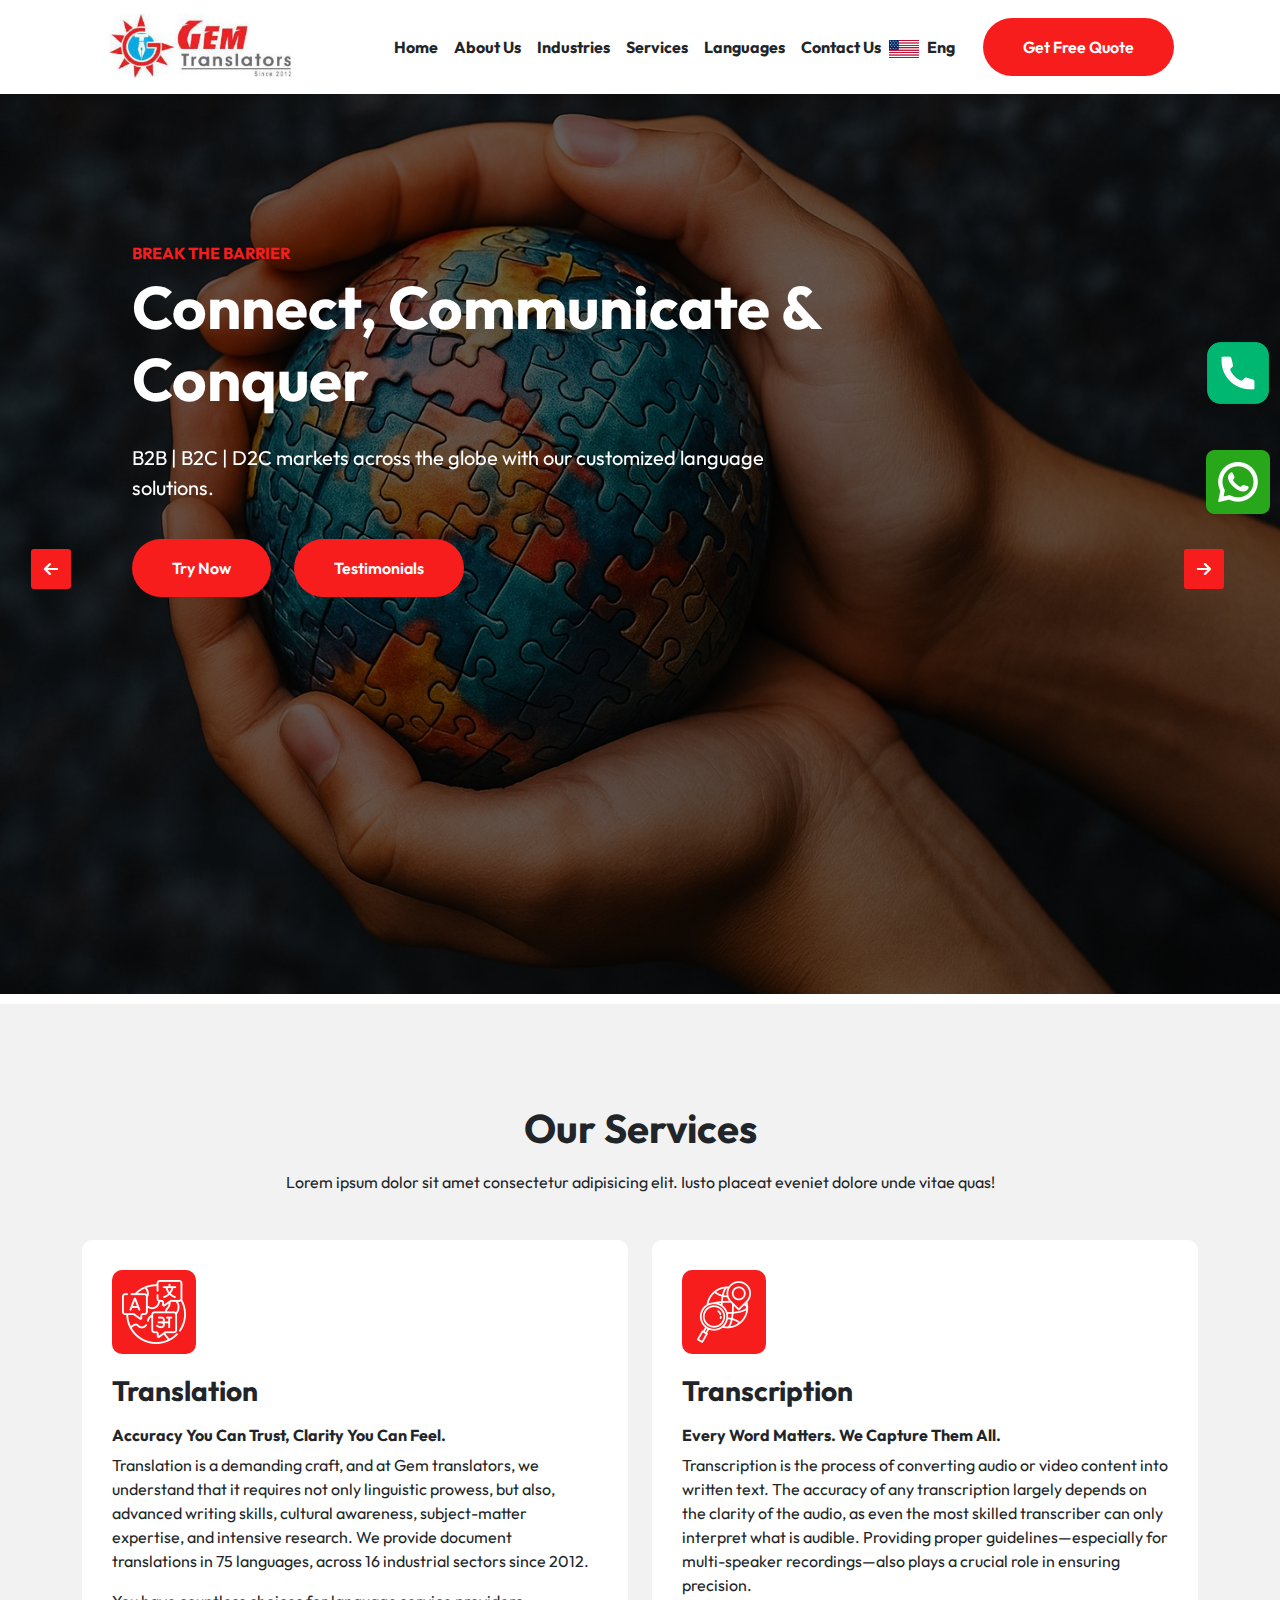
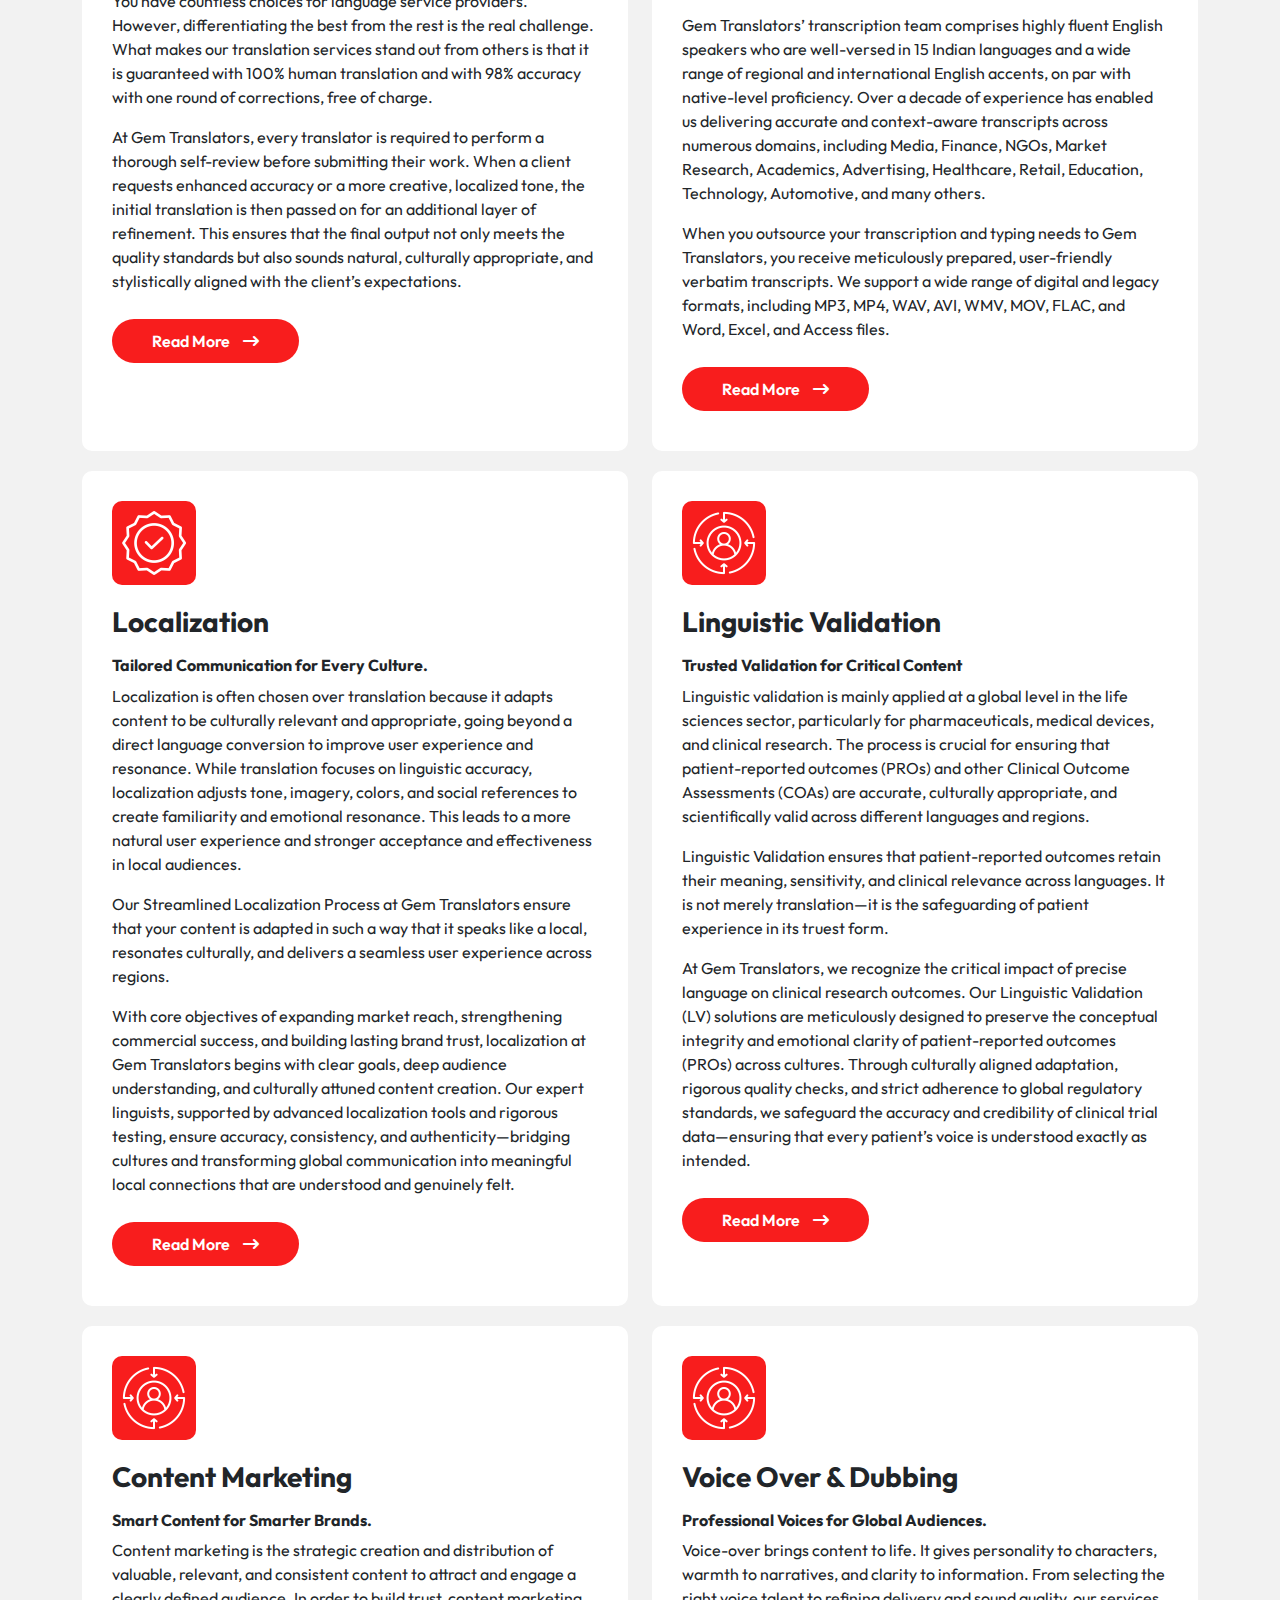
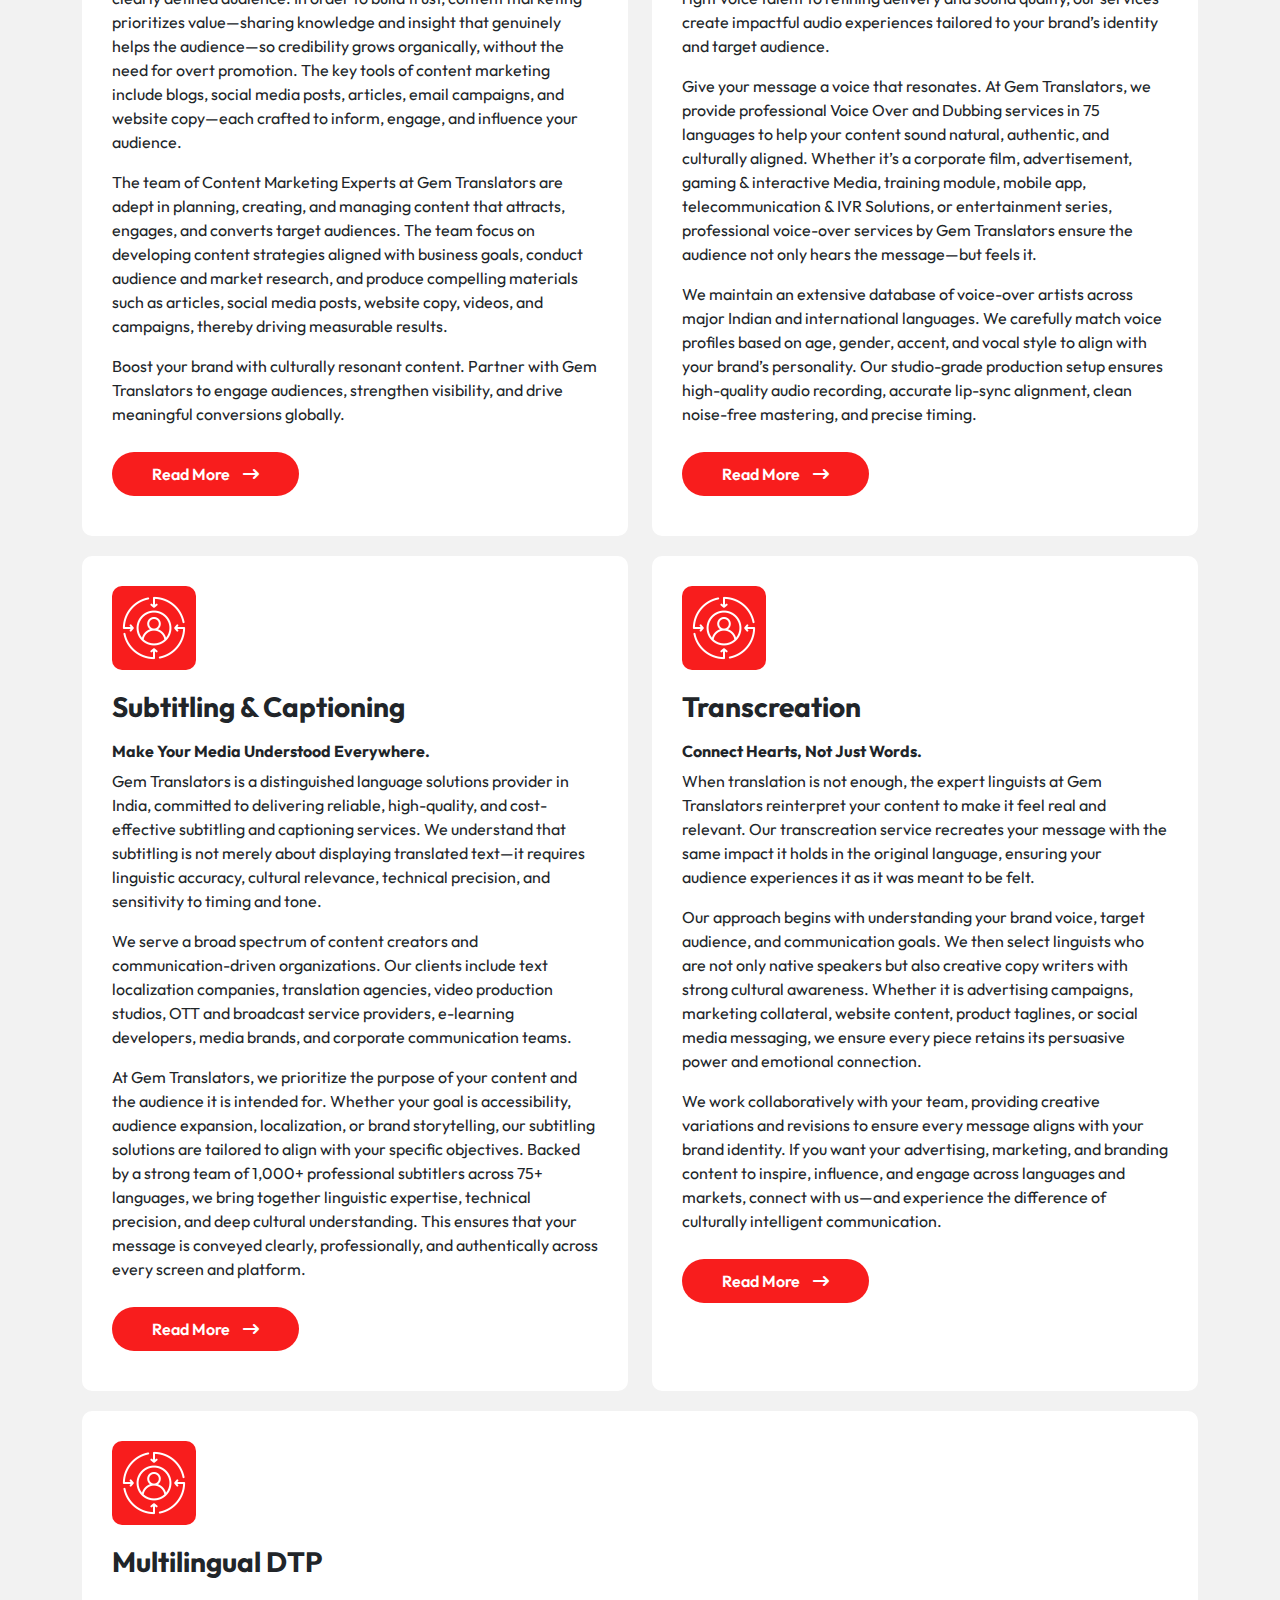
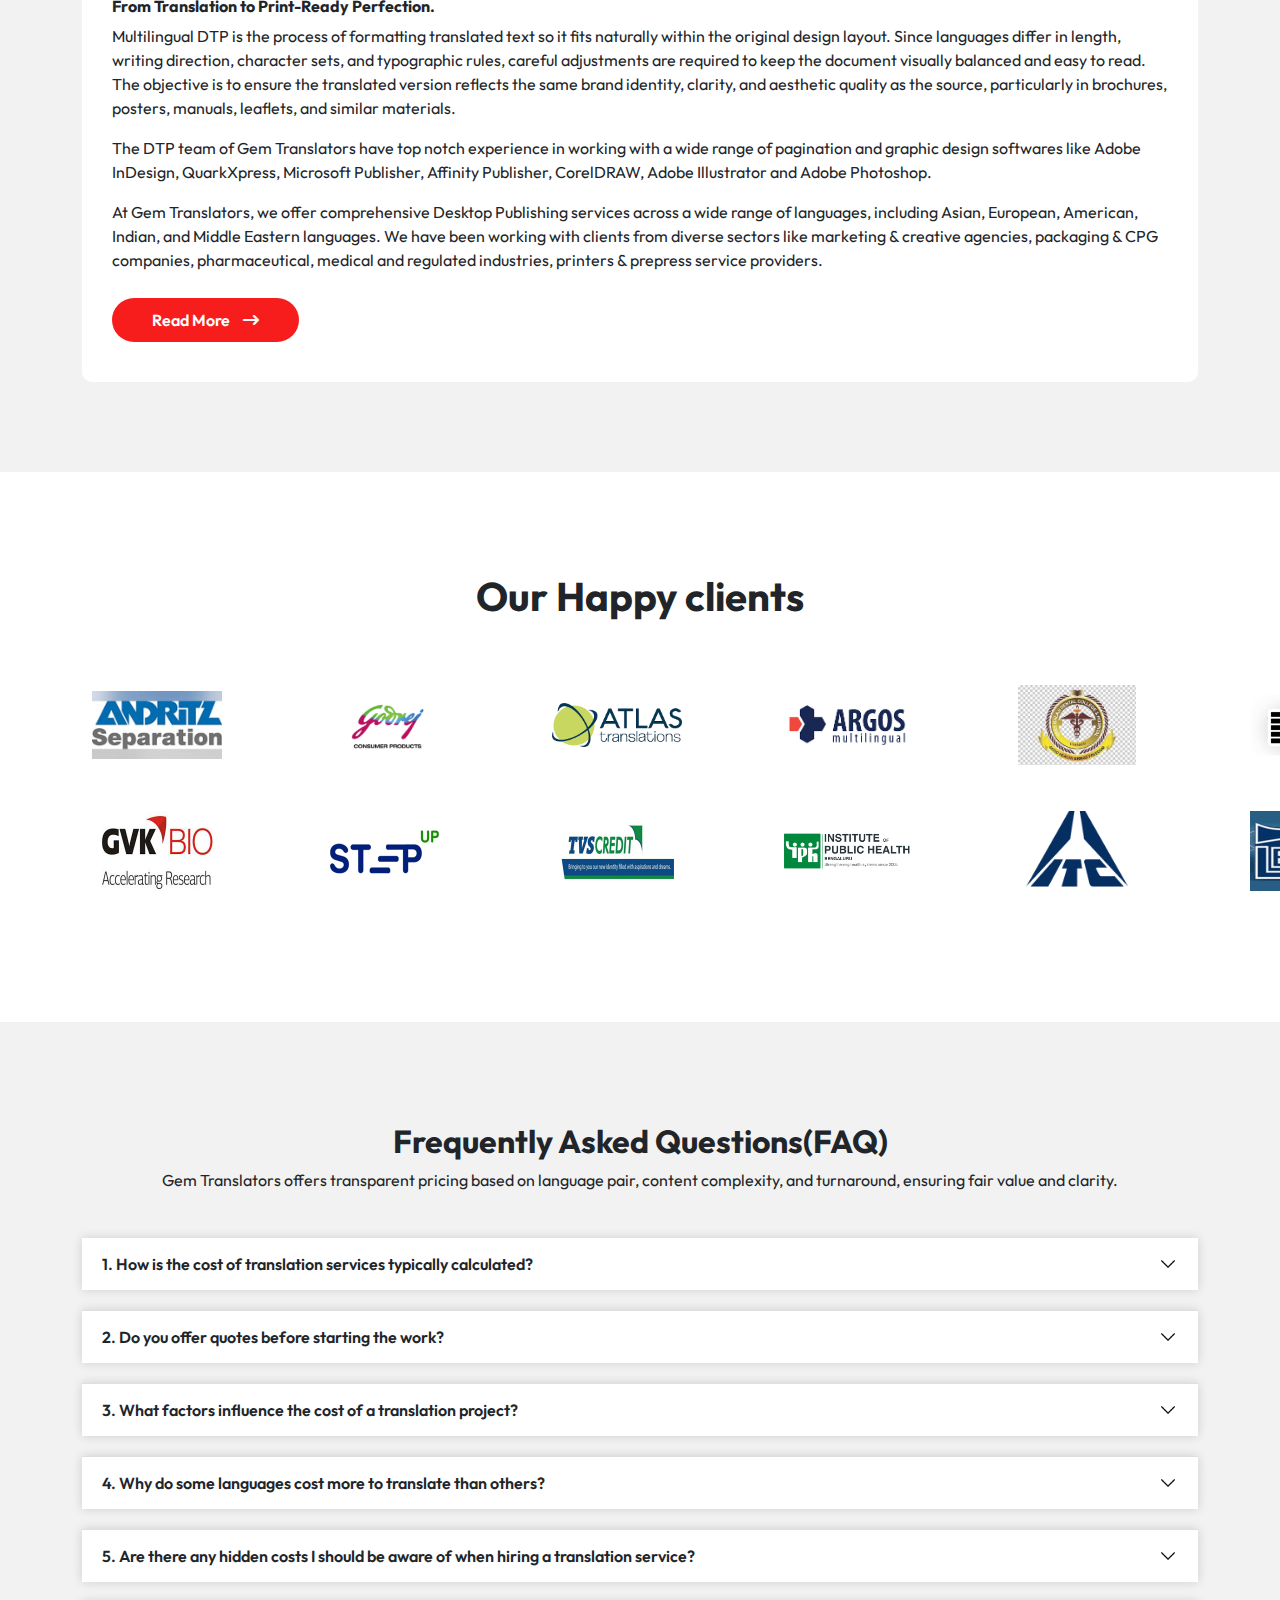
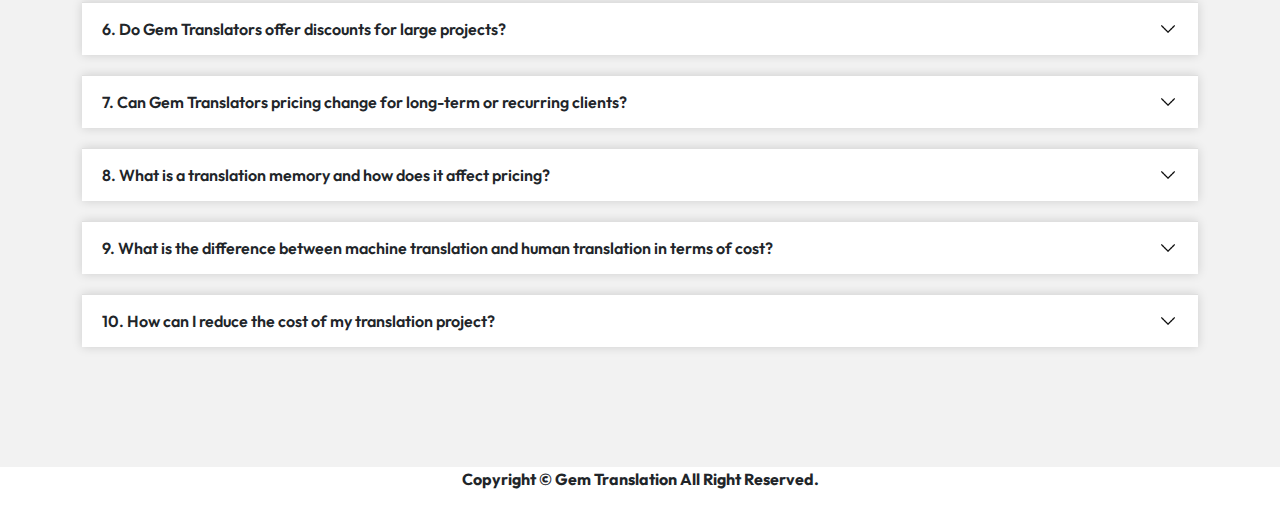
<file: index.html>
<!DOCTYPE html>
<html lang="en">
<head>
    <meta charset="UTF-8">
    <meta name="viewport" content="width=device-width, initial-scale=1.0">
    <title>Gem Translation Service</title>
    <!-- Bootstrap css -->
    <link rel="stylesheet" href="assets/css/bootstrap.min.css">
    <!-- css -->
    <link rel="stylesheet" href="assets/css/style.css">
    <!-- owl Carousel  -->
    <link rel="stylesheet" href="assets/css/owl.theme.default.min.css">
    <link rel="stylesheet" href="assets/css/owl.carousel.min.css">
    <!-- font awesome cdn link -->
    <link rel="stylesheet" href="https://cdnjs.cloudflare.com/ajax/libs/font-awesome/6.6.0/css/all.min.css" />
    <!-- aos animation css -->
    <link href="https://unpkg.com/aos@2.3.1/dist/aos.css" rel="stylesheet">
    <!-- faq -->
     <link rel="stylesheet" href="assets/css/jQuery/styles.css">
</head>
<body>
    <!-- header section start -->
     <header class="header sticky">
        <!-- <div class="top-header tope-header-copy">
            <div class="container">
                <div class="row align-items-center">
                    <div class="col-lg-5 col-md-2">
                        <div class="top-icon-main">
                            <div class="icon-text">
                                <span><i class="fa-solid fa-phone"></i> +91 8695522244</span>
                                <span><i class="fa-solid fa-phone"></i> +91 9884112520</span>
                            </div>
                        </div>
                    </div>
                    <div class="col-lg-3 col-md-6">
                         <div class="top-icon-main">
                            <div class="icon-text">
                                <p><i class="fa-solid fa-envelope"></i> shotfitexporl@gmail.com</p>
                            </div>
                        </div>
                    </div>
                    <div class="col-md-4">
                        <div class="top-hed-social dark-orange">
                            <ul>
                                <li><i class="fa-brands fa-facebook"></i></li>
                                <li><i class="fa-brands fa-instagram"></i></li>
                                <li><i class="fa-brands fa-youtube"></i></li>
                                <li><i class="fa-brands fa-linkedin"></i></li>
                            </ul>
                        </div>
                    </div>
                </div>
            </div>
        </div> -->
        <div class="container">
            <div class="row">
                <nav class="navbar navbar-expand-lg d-flex">
                    <div class="container-fluid">
                        <a class="navbar-brand" href="#"><img src="assets/img/logo/logo.jpg" alt="logo"class="logo"></a>
                        <button class="navbar-toggler" type="button" data-bs-toggle="collapse" data-bs-target="#navbarNav" aria-controls="navbarNav" aria-expanded="false" aria-label="Toggle navigation">
                        <span class="toggle-icon"><i class="fa-solid fa-bars navbar-toggler-icon"></i></span>
                        </button>
                         <div class="collapse navbar-collapse" id="navbarNav">
                            <ul class="navbar-nav ms-auto">
                                <li class="nav-item">
                                   <a class="nav-link active"  href="index.html">Home</a>
                                </li>
                                <li class="nav-item">
                                   <a class="nav-link" href="about-us.html">About Us</a>
                                </li>
                                <li class="nav-item">
                                   <a class="nav-link" href="#">Industries</a>
                                </li>
                                <li class="nav-item">
                                   <a class="nav-link" href="#">Services</a>
                                </li>
                                <li class="nav-item">
                                   <a class="nav-link" href="#">Languages</a>
                                </li>
                                <li class="nav-item">
                                   <a class="nav-link" href="contact-us.html">Contact Us</a>
                                </li>
                                <li class="nav-item">
                                    <div class="flag-main">
                                        <div class="flag-img"><img src="assets/img/icon/usa.webp" alt=""></div>
                                        <div class="flag-content"><a class="nav-link" href="#">Eng</a></div>
                                    </div>
                                   
                                </li>
                            </ul>
                            <div class="banner-btn">
                                <button>Get Free Quote</button>
                            </div>
                        </div> 
                        
                    </div>
                </nav>
            </div>
        </div>
     </header>
    <!-- header section End -->
   <!-- banner section start -->
     <section class="banner-bg">
        <div class="owl-theme owl-carousel"id="owl-carousel">
            <!-- slider one start-->
            <div class="banner-main-bg overlay">
                <div class="container">
                    <div class="row g-0">
                        <div class="col-md-8 pt-100 pt-mb pb-100">
                            <div class="banner-content">
                                <h6>Break the barrier</h6>
                                <h1 data-aos="fade-up"data-aos-duration="2000">Connect, Communicate & Conquer </h1>
                                <p data-aos="fade-up"data-aos-duration="3000">B2B | B2C | D2C markets across the globe with our customized  language solutions.</p>
                                <button data-aos="fade-up"data-aos-duration="2000">Try Now</button>
                                <button class="yellow" data-aos="fade-up"data-aos-duration="3000">Testimonials</button>
                            </div>
                        </div>
                    </div>
                </div>
            </div>
            <!-- slider one end -->
            <!-- slider two start-->
            <div class="banner-main-bg banner-two-bg overlay">
                <div class="container">
                    <div class="row g-0">
                        <div class="col-md-8 pt-100 pt-mb pb-100">
                            <div class="banner-content">
                                <h6>Accurate & valid</h6>
                                <h1 data-aos="fade-up"data-aos-duration="2000">Professional Certified Translation Services</h1>
                                <p data-aos="fade-up"data-aos-duration="3000">Acceptance guaranteed by the  banking, insurance & immigration authorities and for legal purposes.</p>
                                <button data-aos="fade-up"data-aos-duration="2000">Contact Us</button>
                                <button class="yellow" data-aos="fade-up"data-aos-duration="3000">Testimonials</button>
                            </div>
                        </div>
                    </div>
                </div>
            </div>
            <!-- slider two end -->
            <!-- slider three start-->
            <div class="banner-main-bg banner-three-bg overlay">
                <div class="container">
                    <div class="row g-0">
                        <div class="col-md-8 pt-100 pt-mb pb-100">
                            <div class="banner-content">
                                <h6>Value for money </h6>
                                <h1 data-aos="fade-up"data-aos-duration="2000">Reliable Translation at Reasonable Rates</h1>
                                <p data-aos="fade-up"data-aos-duration="3000">Get dependable, and accurate translations done by human translators in 75 languages. </p>
                                <button data-aos="fade-up"data-aos-duration="2000">Get Quote</button>
                                <button class="yellow" data-aos="fade-up"data-aos-duration="3000">Testimonials</button>
                            </div>
                        </div>
                    </div>
                </div>
            </div>
            <!-- slider three end -->
            <!-- slider four start-->
            <div class="banner-main-bg banner-four-bg overlay">
                <div class="container">
                    <div class="row g-0">
                        <div class="col-md-8 pt-100 pt-mb pb-100">
                            <div class="banner-content">
                                <h6>The language experts</h6>
                                <h1 data-aos="fade-up"data-aos-duration="2000">Trusted by over  1000 Clients Worldwide</h1>
                                <p data-aos="fade-up"data-aos-duration="3000">Across Advertising & Marketing, Agriculture, BFSI., E-learning, Food & Beverages,  Life Sciences, legal, medical, manufacturing and other sectors.</p>
                                <button data-aos="fade-up"data-aos-duration="2000">Explore</button>
                                <button class="yellow" data-aos="fade-up"data-aos-duration="3000">Testimonials</button>
                            </div>
                        </div>
                    </div>
                </div>
            </div>
            <!-- slider four end -->
        </div>
     </section>
    <!-- banner section end -->
      <!-- service section start -->
     <section class="pt-100 pb-100 who-we-bg bg-gray">
        <div class="container">
            <div class="row">
                <div class="col-md-12">
                    <div class="who-we-hed text-center">
                        <h2>Our Services</h2>
                        <p>Lorem ipsum dolor sit amet consectetur adipisicing elit. Iusto placeat eveniet dolore unde vitae quas!</p>
                    </div>
                </div>
                <div class="col-md-6 ">
                    <div class="who-we-box-main">
                        <div class="box-main-flex">
                            <div class="who-we-box-icon">
                               <img src="assets/img/icon/about-icons/global-languages-experts.png"class="img-none" alt="">
                               <img src="assets/img/icon/about-icons/global-languages-experts-red.png" class="who-we-box-icon-one" alt="">
                            </div>
                            <div class="who-we-text-main">
                                <h3>Translation</h3>
                                <h6>Accuracy You Can Trust, Clarity You Can Feel.</h6>
                            </div>
                        </div>
                        <div class="who-we-box-text">
                            <p>Translation is a demanding craft, and at Gem translators, we understand that it requires not only linguistic prowess, but also, advanced writing skills, cultural awareness, subject-matter expertise, and intensive research. We provide document translations in 75 languages, across 16 industrial sectors since 2012.</p>
                            <p>You have countless choices for language service providers. However, differentiating the best from the rest is the real challenge. What makes our translation services stand out from others is that it is guaranteed with 100% human translation and with 98% accuracy with one round of corrections, free of charge. </p>
                            <p>At Gem Translators, every translator is required to perform a thorough self-review before submitting their work. When a client requests enhanced accuracy or a more creative, localized tone, the initial translation is then passed on for an additional layer of refinement. This ensures that the final output not only meets the quality standards but also sounds natural, culturally appropriate, and stylistically aligned with the client’s expectations.</p>
                            <button>Read More <i class="fa-solid fa-arrow-right-long"></i></button>
                        </div>
                    </div>
                </div>
                <div class="col-md-6 ">
                    <div class="who-we-box-main">
                        <div class="box-main-flex">
                            <div class="who-we-box-icon">
                               <img src="assets/img/icon/about-icons/strategic-localization-partner.png"class="img-none" alt="">
                               <img src="assets/img/icon/about-icons/strategic-localization-partner-red.png" class="who-we-box-icon-one" alt="">
                            </div>
                            <div class="who-we-text-main">
                                <h3>Transcription</h3>
                                <h6>Every Word Matters. We Capture Them All.</h6>
                            </div>
                        </div>
                        <div class="who-we-box-text">
                            <p>Transcription is the process of converting audio or video content into written text. The accuracy of any transcription largely depends on the clarity of the audio, as even the most skilled transcriber can only interpret what is audible. Providing proper guidelines—especially for multi-speaker recordings—also plays a crucial role in ensuring precision. </p>
                            <p>Gem Translators’ transcription team comprises highly fluent English speakers who are well-versed in 15 Indian languages and a wide range of regional and international English accents, on par with native-level proficiency. Over a decade of experience has enabled us delivering accurate and context-aware transcripts across numerous domains, including Media, Finance, NGOs, Market Research, Academics, Advertising, Healthcare, Retail, Education, Technology, Automotive, and many others.</p>
                            <p>When you outsource your transcription and typing needs to Gem Translators, you receive meticulously prepared, user-friendly verbatim transcripts. We support a wide range of digital and legacy formats, including MP3, MP4, WAV, AVI, WMV, MOV, FLAC, and Word, Excel, and Access files.</p>
                            <button>Read More <i class="fa-solid fa-arrow-right-long"></i></button>
                        </div>
                    </div>
                </div>
                <div class="col-md-6">
                    <div class="who-we-box-main">
                        <div class="box-main-flex">
                            <div class="who-we-box-icon">
                               <img src="assets/img/icon/about-icons/quality-white.png"class="img-none" alt="">
                               <img src="assets/img/icon/about-icons/quality-red.png" class="who-we-box-icon-one" alt="">
                            </div>
                            <div class="who-we-text-main">
                                <h3>Localization</h3>
                                <h6>Tailored Communication for Every Culture.</h6>
                            </div>
                        </div>
                        <div class="who-we-box-text">
                            <p>Localization is often chosen over translation because it adapts content to be culturally relevant and appropriate, going beyond a direct language conversion to improve user experience and resonance. While translation focuses on linguistic accuracy, localization adjusts tone, imagery, colors, and social references to create familiarity and emotional resonance. This leads to a more natural user experience and stronger acceptance and effectiveness in local audiences.</p>
                            <p>Our Streamlined Localization Process at Gem Translators ensure that your content is adapted in such a way that it speaks like a local, resonates culturally, and delivers a seamless user experience across regions.</p>
                            <p>With core objectives of expanding market reach, strengthening commercial success, and building lasting brand trust, localization at Gem Translators begins with clear goals, deep audience understanding, and culturally attuned content creation. Our expert linguists, supported by advanced localization tools and rigorous testing, ensure accuracy, consistency, and authenticity—bridging cultures and transforming global communication into meaningful local connections that are understood and genuinely felt.</p>
                            <!-- <p>With over a decade of industry expertise, we have implemented ISO-aligned workflows, advanced CAT tools, and TMS platforms to ensure consistent terminology, precise formatting, and high-quality results.</p> -->
                            <button>Read More <i class="fa-solid fa-arrow-right-long"></i></button>
                        </div>
                    </div>
                </div>
                <div class="col-md-6 ">
                    <div class="who-we-box-main">
                        <div class="box-main-flex">
                            <div class="who-we-box-icon">
                               <img src="assets/img/icon/about-icons/client-centricity-white.png"class="img-none" alt="">
                               <img src="assets/img/icon/about-icons/client-centricity-red.png" class="who-we-box-icon-one" alt="">
                            </div>
                            <div class="who-we-text-main">
                                <h3>Linguistic Validation</h3>
                                <h6>Trusted Validation for Critical Content</h6>
                            </div>
                        </div>
                        <div class="who-we-box-text">
                            <p>Linguistic validation is mainly applied at a global level in the life sciences sector, particularly for pharmaceuticals, medical devices, and clinical research. The process is crucial for ensuring that patient-reported outcomes (PROs) and other Clinical Outcome Assessments (COAs) are accurate, culturally appropriate, and scientifically valid across different languages and regions.</p>
                            <p>Linguistic Validation ensures that patient-reported outcomes retain their meaning, sensitivity, and clinical relevance across languages. It is not merely translation—it is the safeguarding of patient experience in its truest form.</p>
                            <p>At Gem Translators, we recognize the critical impact of precise language on clinical research outcomes. Our Linguistic Validation (LV) solutions are meticulously designed to preserve the conceptual integrity and emotional clarity of patient-reported outcomes (PROs) across cultures. Through culturally aligned adaptation, rigorous quality checks, and strict adherence to global regulatory standards, we safeguard the accuracy and credibility of clinical trial data—ensuring that every patient’s voice is understood exactly as intended.</p>
                            
                            <button>Read More <i class="fa-solid fa-arrow-right-long"></i></button>
                        </div>
                    </div>
                </div>
                <div class="col-md-6">
                    <div class="who-we-box-main">
                        <div class="box-main-flex">
                            <div class="who-we-box-icon">
                               <img src="assets/img/icon/about-icons/client-centricity-white.png"class="img-none" alt="">
                               <img src="assets/img/icon/about-icons/client-centricity-red.png" class="who-we-box-icon-one" alt="">
                            </div>
                            <div class="who-we-text-main">
                                <h3>Content Marketing</h3>
                                <h6>Smart Content for Smarter Brands.</h6>
                            </div>
                        </div>
                        <div class="who-we-box-text">
                            <p>Content marketing is the strategic creation and distribution of valuable, relevant, and consistent content to attract and engage a clearly defined audience. In order to build trust, content marketing prioritizes value—sharing knowledge and insight that genuinely helps the audience—so credibility grows organically, without the need for overt promotion. The key tools of content marketing include blogs, social media posts, articles, email campaigns, and website copy—each crafted to inform, engage, and influence your audience. </p>
                            <p>The team of Content Marketing Experts at Gem Translators are adept in planning, creating, and managing content that attracts, engages, and converts target audiences. The team focus on developing content strategies aligned with business goals, conduct audience and market research, and produce compelling materials such as articles, social media posts, website copy, videos, and campaigns, thereby driving measurable results.</p>
                            <p>Boost your brand with culturally resonant content. Partner with Gem Translators to engage audiences, strengthen visibility, and drive meaningful conversions globally.</p>
                            
                            <button>Read More <i class="fa-solid fa-arrow-right-long"></i></button>
                        </div>
                    </div>
                </div>
                <div class="col-md-6">
                    <div class="who-we-box-main">
                        <div class="box-main-flex">
                            <div class="who-we-box-icon">
                               <img src="assets/img/icon/about-icons/client-centricity-white.png"class="img-none" alt="">
                               <img src="assets/img/icon/about-icons/client-centricity-red.png" class="who-we-box-icon-one" alt="">
                            </div>
                            <div class="who-we-text-main">
                                <h3>Voice Over & Dubbing</h3>
                                <h6>Professional Voices for Global Audiences.</h6>
                            </div>
                        </div>
                        <div class="who-we-box-text">
                            <p>Voice-over brings content to life. It gives personality to characters, warmth to narratives, and clarity to information. From selecting the right voice talent to refining delivery and sound quality, our services create impactful audio experiences tailored to your brand’s identity and target audience.</p>
                            <p>Give your message a voice that resonates. At Gem Translators, we provide professional Voice Over and Dubbing services in 75 languages to help your content sound natural, authentic, and culturally aligned. Whether it’s a corporate film, advertisement, gaming & interactive Media, training module, mobile app, telecommunication & IVR Solutions, or entertainment series, professional voice-over services by Gem Translators ensure the audience not only hears the message—but feels it. </p>
                            <p>We maintain an extensive database of voice-over artists across major Indian and international languages. We carefully match voice profiles based on age, gender, accent, and vocal style to align with your brand’s personality. Our studio-grade production setup ensures high-quality audio recording, accurate lip-sync alignment, clean noise-free mastering, and precise timing.</p>
                            
                            <button>Read More <i class="fa-solid fa-arrow-right-long"></i></button>
                        </div>
                    </div>
                </div>
                <div class="col-md-6">
                    <div class="who-we-box-main">
                        <div class="box-main-flex">
                            <div class="who-we-box-icon">
                               <img src="assets/img/icon/about-icons/client-centricity-white.png"class="img-none" alt="">
                               <img src="assets/img/icon/about-icons/client-centricity-red.png" class="who-we-box-icon-one" alt="">
                            </div>
                            <div class="who-we-text-main">
                                <h3>Subtitling & Captioning</h3>
                                <h6>Make Your Media Understood Everywhere.</h6>
                            </div>
                        </div>
                        <div class="who-we-box-text">
                            <p>Gem Translators is a distinguished language solutions provider in India, committed to delivering reliable, high-quality, and cost-effective subtitling and captioning services. We understand that subtitling is not merely about displaying translated text—it requires linguistic accuracy, cultural relevance, technical precision, and sensitivity to timing and tone.</p>
                            <p>We serve a broad spectrum of content creators and communication-driven organizations. Our clients include text localization companies, translation agencies, video production studios, OTT and broadcast service providers, e-learning developers, media brands, and corporate communication teams. </p>
                            <p>At Gem Translators, we prioritize the purpose of your content and the audience it is intended for. Whether your goal is accessibility, audience expansion, localization, or brand storytelling, our subtitling solutions are tailored to align with your specific objectives. Backed by a strong team of 1,000+ professional subtitlers across 75+ languages, we bring together linguistic expertise, technical precision, and deep cultural understanding. This ensures that your message is conveyed clearly, professionally, and authentically across every screen and platform.</p>
                            
                            <button>Read More <i class="fa-solid fa-arrow-right-long"></i></button>
                        </div>
                    </div>
                </div>
                <div class="col-md-6">
                    <div class="who-we-box-main">
                        <div class="box-main-flex">
                            <div class="who-we-box-icon">
                               <img src="assets/img/icon/about-icons/client-centricity-white.png"class="img-none" alt="">
                               <img src="assets/img/icon/about-icons/client-centricity-red.png" class="who-we-box-icon-one" alt="">
                            </div>
                            <div class="who-we-text-main">
                                <h3>Transcreation</h3>
                                <h6>Connect Hearts, Not Just Words.</h6>
                            </div>
                        </div>
                        <div class="who-we-box-text">
                            <p>When translation is not enough, the expert linguists at Gem Translators reinterpret your content   to make it feel real and relevant. Our transcreation service recreates your message with the same impact it holds in the original language, ensuring your audience experiences it as it was meant to be felt.</p>
                            <p>Our approach begins with understanding your brand voice, target audience, and communication goals. We then select linguists who are not only native speakers but also creative copy writers with strong cultural awareness. Whether it is advertising campaigns, marketing collateral, website content, product taglines, or social media messaging, we ensure every piece retains its persuasive power and emotional connection.</p>
                            <p>We work collaboratively with your team, providing creative variations and revisions to ensure every message aligns with your brand identity. If you want your advertising, marketing, and branding content to inspire, influence, and engage across languages and markets, connect with us—and experience the difference of culturally intelligent communication.</p>
                            
                            <button>Read More <i class="fa-solid fa-arrow-right-long"></i></button>
                        </div>
                    </div>
                </div>
                <div class="col-md-12">
                    <div class="who-we-box-main">
                        <div class="box-main-flex">
                            <div class="who-we-box-icon">
                               <img src="assets/img/icon/about-icons/client-centricity-white.png"class="img-none" alt="">
                               <img src="assets/img/icon/about-icons/client-centricity-red.png" class="who-we-box-icon-one" alt="">
                            </div>
                            <div class="who-we-text-main">
                                <h3>Multilingual DTP</h3>
                                <h6>From Translation to Print-Ready Perfection.</h6>
                            </div>
                        </div>
                        <div class="who-we-box-text">
                            <p>Multilingual DTP is the process of formatting translated text so it fits naturally within the original design layout. Since languages differ in length, writing direction, character sets, and typographic rules, careful adjustments are required to keep the document visually balanced and easy to read. The objective is to ensure the translated version reflects the same brand identity, clarity, and aesthetic quality as the source, particularly in brochures, posters, manuals, leaflets, and similar materials.</p>
                            <p>The DTP team of Gem Translators have top notch experience in working with a wide range of pagination and graphic design softwares like Adobe InDesign, QuarkXpress, Microsoft Publisher, Affinity Publisher, CorelDRAW, Adobe Illustrator and Adobe Photoshop.</p>
                            <p>At Gem Translators, we offer comprehensive Desktop Publishing services across a wide range of languages, including Asian, European, American, Indian, and Middle Eastern languages. We have been working with clients from diverse sectors like marketing & creative agencies, packaging & CPG companies, pharmaceutical, medical and regulated industries, printers & prepress service providers.</p>
                            
                            <button>Read More <i class="fa-solid fa-arrow-right-long"></i></button>
                        </div>
                    </div>
                </div>
            </div>
        </div>
     </section>
    <!-- service section end -->
     <section class="pt-100 pb-100 customer-logo-bg">
        <div class="container">
            <div class="row">
                <div class="col-md-12">
                    <div class="client-hed">
                        <h3>Our Happy clients</h3>
                    </div>
                </div>
                <div class="slide-text2">
                <div class="text-inner1">
                    <ul class="text-list1">
                        <li><img src="assets/img/client-logo/1.png" alt="client-logo"class="slide-img-logo"></li>
                        <li><img src="assets/img/client-logo/2.png" alt="client-logo"class="slide-img-logo"></li>
                        <li><img src="assets/img/client-logo/3.png" alt="client-logo"class="slide-img-logo"></li>
                        <li><img src="assets/img/client-logo/4.png" alt="client-logo"class="slide-img-logo"></li>
                        <li><img src="assets/img/client-logo/5.jpg" alt="client-logo"class="slide-img-logo"></li>
                        <li><img src="assets/img/client-logo/6.png" alt="client-logo"class="slide-img-logo"></li>
                        <li><img src="assets/img/client-logo/7.jpg" alt="client-logo"class="slide-img-logo"></li>
                        <li><img src="assets/img/client-logo/8.jpg" alt="client-logo"class="slide-img-logo"></li>
                        <li><img src="assets/img/client-logo/9.png" alt="client-logo"class="slide-img-logo"></li>
                        <li><img src="assets/img/client-logo/10.jpg" alt="client-logo"class="slide-img-logo"></li>
                        <li><img src="assets/img/client-logo/11.png" alt="client-logo"class="slide-img-logo"></li>
                        <li><img src="assets/img/client-logo/12.jpg" alt="client-logo"class="slide-img-logo"></li>
                        <li><img src="assets/img/client-logo/13.jpg" alt="client-logo"class="slide-img-logo"></li>
                        <li><img src="assets/img/client-logo/14.png" alt="client-logo"class="slide-img-logo"></li>
                        <li><img src="assets/img/client-logo/15.png" alt="client-logo"class="slide-img-logo"></li>
                        <li><img src="assets/img/client-logo/16.png" alt="client-logo"class="slide-img-logo"></li>
                    </ul>
                    <ul class="text-list1">
                        <li><img src="assets/img/client-logo/1.png" alt="client-logo"class="slide-img-logo"></li>
                        <li><img src="assets/img/client-logo/2.png" alt="client-logo"class="slide-img-logo"></li>
                        <li><img src="assets/img/client-logo/3.png" alt="client-logo"class="slide-img-logo"></li>
                        <li><img src="assets/img/client-logo/4.png" alt="client-logo"class="slide-img-logo"></li>
                        <li><img src="assets/img/client-logo/5.jpg" alt="client-logo"class="slide-img-logo"></li>
                        <li><img src="assets/img/client-logo/6.png" alt="client-logo"class="slide-img-logo"></li>
                        <li><img src="assets/img/client-logo/7.jpg" alt="client-logo"class="slide-img-logo"></li>
                        <li><img src="assets/img/client-logo/8.jpg" alt="client-logo"class="slide-img-logo"></li>
                        <li><img src="assets/img/client-logo/9.png" alt="client-logo"class="slide-img-logo"></li>
                        <li><img src="assets/img/client-logo/10.jpg" alt="client-logo"class="slide-img-logo"></li>
                        <li><img src="assets/img/client-logo/11.png" alt="client-logo"class="slide-img-logo"></li>
                        <li><img src="assets/img/client-logo/12.jpg" alt="client-logo"class="slide-img-logo"></li>
                        <li><img src="assets/img/client-logo/13.jpg" alt="client-logo"class="slide-img-logo"></li>
                        <li><img src="assets/img/client-logo/14.png" alt="client-logo"class="slide-img-logo"></li>
                        <li><img src="assets/img/client-logo/15.png" alt="client-logo"class="slide-img-logo"></li>
                        <li><img src="assets/img/client-logo/16.png" alt="client-logo"class="slide-img-logo"></li>
                    </ul>
                </div>
                </div>
                <div class="slide-text2">
                <div class="text-inner1">
                    <ul class="text-list1 reverse">
                        <li><img src="assets/img/client-logo/17.png" alt="client-logo"class="slide-img-logo"></li>
                        <li><img src="assets/img/client-logo/18.png" alt="client-logo"class="slide-img-logo"></li>
                        <li><img src="assets/img/client-logo/19.png" alt="client-logo"class="slide-img-logo"></li>
                        <li><img src="assets/img/client-logo/20.png" alt="client-logo"class="slide-img-logo"></li>
                        <li><img src="assets/img/client-logo/21.png" alt="client-logo"class="slide-img-logo"></li>
                        <li><img src="assets/img/client-logo/22.png" alt="client-logo"class="slide-img-logo"></li>
                        <li><img src="assets/img/client-logo/23.png" alt="client-logo"class="slide-img-logo"></li>
                        <li><img src="assets/img/client-logo/24.jpg" alt="client-logo"class="slide-img-logo"></li>
                        <li><img src="assets/img/client-logo/25.jpg" alt="client-logo"class="slide-img-logo"></li>
                        <li><img src="assets/img/client-logo/26.png" alt="client-logo"class="slide-img-logo"></li>
                        <li><img src="assets/img/client-logo/27.png" alt="client-logo"class="slide-img-logo"></li>
                        <li><img src="assets/img/client-logo/28.png" alt="client-logo"class="slide-img-logo"></li>
                        <li><img src="assets/img/client-logo/29.png" alt="client-logo"class="slide-img-logo"></li>
                        <li><img src="assets/img/client-logo/30.jpg" alt="client-logo"class="slide-img-logo"></li>
                        <li><img src="assets/img/client-logo/31.jpg" alt="client-logo"class="slide-img-logo"></li>
                        <li><img src="assets/img/client-logo/32.png" alt="client-logo"class="slide-img-logo"></li>
                    </ul>
                    <ul class="text-list1 reverse">
                        <li><img src="assets/img/client-logo/17.png" alt="client-logo"class="slide-img-logo"></li>
                        <li><img src="assets/img/client-logo/18.png" alt="client-logo"class="slide-img-logo"></li>
                        <li><img src="assets/img/client-logo/19.png" alt="client-logo"class="slide-img-logo"></li>
                        <li><img src="assets/img/client-logo/20.png" alt="client-logo"class="slide-img-logo"></li>
                        <li><img src="assets/img/client-logo/21.png" alt="client-logo"class="slide-img-logo"></li>
                        <li><img src="assets/img/client-logo/22.png" alt="client-logo"class="slide-img-logo"></li>
                        <li><img src="assets/img/client-logo/23.png" alt="client-logo"class="slide-img-logo"></li>
                        <li><img src="assets/img/client-logo/24.jpg" alt="client-logo"class="slide-img-logo"></li>
                        <li><img src="assets/img/client-logo/25.jpg" alt="client-logo"class="slide-img-logo"></li>
                        <li><img src="assets/img/client-logo/26.png" alt="client-logo"class="slide-img-logo"></li>
                        <li><img src="assets/img/client-logo/27.png" alt="client-logo"class="slide-img-logo"></li>
                        <li><img src="assets/img/client-logo/28.png" alt="client-logo"class="slide-img-logo"></li>
                        <li><img src="assets/img/client-logo/29.png" alt="client-logo"class="slide-img-logo"></li>
                        <li><img src="assets/img/client-logo/30.jpg" alt="client-logo"class="slide-img-logo"></li>
                        <li><img src="assets/img/client-logo/31.jpg" alt="client-logo"class="slide-img-logo"></li>
                        <li><img src="assets/img/client-logo/32.png" alt="client-logo"class="slide-img-logo"></li>
                    </ul>
                </div>
                </div>
            </div>
        </div>
        </section>
    <!-- faq section start -->
     <section class="pt-100 pb-100 faq-bg bg-gray">
        <div class="container">
            <div class="row">
                <div class="col-md-12">
                    <div class="faq-hed">
                        <h2>Frequently Asked Questions(FAQ)</h2>
                        <p>Gem Translators offers transparent pricing based on language pair, content complexity, and turnaround, ensuring fair value and clarity.</p>
                    </div>
                </div>
                <div class="col-md-12">
                    <div class="faq-main">
                        <div class="accordion accordion-flush" id="accordionFlushExample">
                            <div class="accordion-item">
                                <h2 class="accordion-header">
                                <button class="accordion-button collapsed" type="button" data-bs-toggle="collapse" data-bs-target="#flush-collapseOne" aria-expanded="false" aria-controls="flush-collapseOne">
                                   1. How is the cost of translation services typically calculated?
                                </button>
                                </h2>
                                <div id="flush-collapseOne" class="accordion-collapse collapse" data-bs-parent="#accordionFlushExample">
                                    <div class="accordion-body">
                                        <p>Translation services are usually priced per word, per page, or per hour. The most common method is per word, where the rate can vary depending on the language pair, complexity of the text, and turnaround time. Page-based pricing is possible for 20+ page documents after perusal of the document. </p>
                                    </div>
                                </div>
                            </div>
                            <div class="accordion-item">
                                <h2 class="accordion-header">
                                <button class="accordion-button collapsed" type="button" data-bs-toggle="collapse" data-bs-target="#flush-collapseTwo" aria-expanded="false" aria-controls="flush-collapseTwo">
                                   2. Do you offer quotes before starting the work?
                                </button>
                                </h2>
                                <div id="flush-collapseTwo" class="accordion-collapse collapse" data-bs-parent="#accordionFlushExample">
                                <div class="accordion-body">
                                    <p>Absolutely. We proceed with the work only upon getting approval from the new customer for the cost and TAT., as well. We usually provide a quote including turnaround time, mostly within an hour for standard requests like normal language pairs, docx / xlsx / pptx file formats in small volume jobs.</p>
                                </div>
                                </div>
                            </div>
                            <div class="accordion-item">
                                <h2 class="accordion-header">
                                <button class="accordion-button collapsed" type="button" data-bs-toggle="collapse" data-bs-target="#flush-collapseThree" aria-expanded="false" aria-controls="flush-collapseThree">
                                   3. What factors influence the cost of a translation project?
                                </button>
                                </h2>
                                <div id="flush-collapseThree" class="accordion-collapse collapse" data-bs-parent="#accordionFlushExample">
                                    <div class="accordion-body">
                                        <p>Translation costs vary by several factors. Common language pairs are cheaper than rare ones. Large projects may get discounts, while technical, legal or specialized content costs more for expertise. Rush jobs, non-standard formats, and additional services also increase the overall cost.</p>
                                    </div>
                                </div>
                            </div>
                            <div class="accordion-item">
                                <h2 class="accordion-header">
                                <button class="accordion-button collapsed" type="button" data-bs-toggle="collapse" data-bs-target="#flush-collapseFour" aria-expanded="false" aria-controls="flush-collapseFour">
                                   4. Why do some languages cost more to translate than others?
                                </button>
                                </h2>
                                <div id="flush-collapseFour" class="accordion-collapse collapse" data-bs-parent="#accordionFlushExample">
                                    <div class="accordion-body">
                                        <p>Translation costs vary by language due to supply and demand of qualified translators, language complexity, and regional cost differences. Rare languages or those requiring specialized expertise cost more, while common languages with many translators are cheaper.</p>
                                    </div>
                                </div>
                            </div>
                            <div class="accordion-item">
                                <h2 class="accordion-header">
                                <button class="accordion-button collapsed" type="button" data-bs-toggle="collapse" data-bs-target="#flush-collapseFive" aria-expanded="false" aria-controls="flush-collapseFive">
                                  5. Are there any hidden costs I should be aware of when hiring a translation service?
                                </button>
                                </h2>
                                <div id="flush-collapseFive" class="accordion-collapse collapse" data-bs-parent="#accordionFlushExample">
                                <div class="accordion-body">
                                    <p>At Gem Translators, we usually go by our rate card rates. However, potential additional costs will apply for rush jobs, extremely low volumes, multiple revisions, deliverable in PPT file format, courier & forwarding charges for certified translations and project management, if required, </p>
                                </div>
                                </div>
                            </div>
                            <div class="accordion-item">
                                <h2 class="accordion-header">
                                <button class="accordion-button collapsed" type="button" data-bs-toggle="collapse" data-bs-target="#flush-collapseSix" aria-expanded="false" aria-controls="flush-collapseSix">
                                  6.  Do Gem Translators offer discounts for large projects?
                                </button>
                                </h2>
                                <div id="flush-collapseSix" class="accordion-collapse collapse" data-bs-parent="#accordionFlushExample">
                                    <div class="accordion-body">
                                        <p>Yes, we do offer a reasonable discount for big volume projects with normal TAT. This can be based on the total word count or the long-term nature of the work. Discussing your project scope upfront can help in negotiating better rates.</p>
                                    </div>
                                </div>
                            </div>
                            <div class="accordion-item">
                                <h2 class="accordion-header">
                                <button class="accordion-button collapsed" type="button" data-bs-toggle="collapse" data-bs-target="#flush-collapseSeven" aria-expanded="false" aria-controls="flush-collapseSeven">
                                   7. Can Gem Translators pricing change for long-term or recurring clients?
                                </button>
                                </h2>
                                <div id="flush-collapseSeven" class="accordion-collapse collapse" data-bs-parent="#accordionFlushExample">
                                    <div class="accordion-body">
                                        <p>Yes, we offer discounted rate for our regular customers and to those who make us upfront and balance against delivery. We are willing sign a Rate Contract for the languages handled by us for a specic period upon mutual agreement.</p>
                                    </div>
                                </div>
                            </div>
                            <div class="accordion-item">
                                <h2 class="accordion-header">
                                <button class="accordion-button collapsed" type="button" data-bs-toggle="collapse" data-bs-target="#flush-collapseEight" aria-expanded="false" aria-controls="flush-collapseEight">
                                   8. What is a translation memory and how does it affect pricing?
                                </button>
                                </h2>
                                <div id="flush-collapseEight" class="accordion-collapse collapse" data-bs-parent="#accordionFlushExample">
                                    <div class="accordion-body">
                                        <p>A translation memory (TM) is a database that stores previously translated content. It allows translators to reuse segments of text, ensuring consistency and potentially reducing the time required for translation. However, this can lower the costs for large projects or projects that require small revisions.</p>
                                    </div>
                                </div>
                            </div>
                            <div class="accordion-item">
                                <h2 class="accordion-header">
                                <button class="accordion-button collapsed" type="button" data-bs-toggle="collapse" data-bs-target="#flush-collapseNine" aria-expanded="false" aria-controls="flush-collapseNine">
                                  9. What is the difference between machine translation and human translation in terms of cost?
                                </button>
                                </h2>
                                <div id="flush-collapseNine" class="accordion-collapse collapse" data-bs-parent="#accordionFlushExample">
                                <div class="accordion-body">
                                    <p>Machine translation (MT) is cheaper and faster but may lack accuracy for complex texts. Human translation is costlier but ensures quality, accuracy, and cultural relevance. Post-editing of MT (PEMT) combines MT’s efficiency with human editing for improved precision.</p>
                                </div>
                                </div>
                            </div>
                            <div class="accordion-item">
                                <h2 class="accordion-header">
                                <button class="accordion-button collapsed" type="button" data-bs-toggle="collapse" data-bs-target="#flush-collapseTen" aria-expanded="false" aria-controls="flush-collapseTen">
                                  10. How can I reduce the cost of my translation project?
                                </button>
                                </h2>
                                <div id="flush-collapseTen" class="accordion-collapse collapse" data-bs-parent="#accordionFlushExample">
                                    <div class="accordion-body">
                                        <p>You can reduce costs by providing clear and final texts, using a consistent terminology, leveraging translation memory tools, and by working with the same language service provider on a long-term basis.  Besides, plan your project in advance, so as to avoid the rush fees. </p>
                                    </div>
                                </div>
                            </div>
                        </div>
                    </div>
                </div>
            </div>
        </div>
     </section>
    <!-- faq section end -->
  
    <!-- footer section start -->
     <footer class="footer-bg">
        <div class="container">
            <div class="row g-0">
                <!-- <div class="col-md-4">
                    <div class="footer-para">
                        <img src="assets/img/logo/logo.png" alt="footer-logo"data-aos="fade-up"data-aos-duration="2000">
                        <p data-aos="fade-up"data-aos-duration="3000">Lorem ipsum dolor sit amet, consectetur adipisicing elit. Quisquam hic sit soluta similique. Aspernatur laboriosam illo maiores unde ex tempore?</p>
                    </div>
                </div>
                <div class="col-md-4">
                    <div class="quick-links">
                        <ul>
                            <h4 data-aos="fade-up"data-aos-duration="2000">Quick Links</h4>
                            <li data-aos="fade-up"data-aos-duration="3000"><i class="fa-solid fa-arrow-right-long"></i>Document Translation</li>
                            <li data-aos="fade-up"data-aos-duration="2000"><i class="fa-solid fa-arrow-right-long"></i>Written & Oral Translation</li>
                            <li data-aos="fade-up"data-aos-duration="3000"><i class="fa-solid fa-arrow-right-long"></i>Video Translation</li>
                            <li data-aos="fade-up"data-aos-duration="2000"><i class="fa-solid fa-arrow-right-long"></i>Machine Translation</li>
                            <li data-aos="fade-up"data-aos-duration="3000"><i class="fa-solid fa-arrow-right-long"></i>Notarised Translation</li>
                            <li data-aos="fade-up"data-aos-duration="2000"><i class="fa-solid fa-arrow-right-long"></i>Marketing Translation</li>
                        </ul>
                    </div>
                </div>
                <div class="col-md-4">
                    <div class="quick-links">
                        <h4 data-aos="fade-up"data-aos-duration="1000">Contact</h4>
                        <h6 data-aos="fade-up"data-aos-duration="2000">90 Washington. mg Manchester,<br> Kentucky USA</h6>
                        <span data-aos="fade-up"data-aos-duration="3000">company@gmail.com</span><br>
                        <span data-aos="fade-up"data-aos-duration="2000">+68 (9800) - 63020</span>
                        <div class="social-icons">
                            <ul>
                                <li ><i class="fa-brands fa-facebook-f"></i></li>
                                <li><i class="fa-brands fa-instagram"></i></li>
                                <li><i class="fa-brands fa-linkedin"></i></li>
                                <li><i class="fa-brands fa-youtube"></i></li>
                            </ul>
                        </div>
                    </div>
                </div> -->
                <div class="col-md-12 text-center">
                    <div class="copy-right">
                        <p>Copyright © Gem Translation All Right Reserved.</p>
                    </div>
                </div>
            </div>
        </div>
     </footer>
    <!-- footer section end -->


    <!-- whatsapp and call icons -->
     <div class="main-whatsapp">
        <div class="whatsapp">
            <img src="assets/img/logo/whatsapp.png" alt="whatsapp">
        </div>
        <div class="call">
            <img src="assets/img/logo/mobile.png" alt="mobile">
        </div>
     </div>
    <!-- Script Js -->
    <script src="assets/js/bootstrap.min.js"></script>
    <script src="https://code.jquery.com/jquery-3.7.1.min.js"></script>
    <!-- owl js -->
    <script src="assets/js/owl.carousel.min.js"></script>
    <!-- js -->
    <script src="assets/js/script.js"></script>
    <!-- aos animation script -->
    <script src="https://unpkg.com/aos@2.3.1/dist/aos.js"></script>
    <script>
      AOS.init();
    </script>
</body>
</html>
</file>
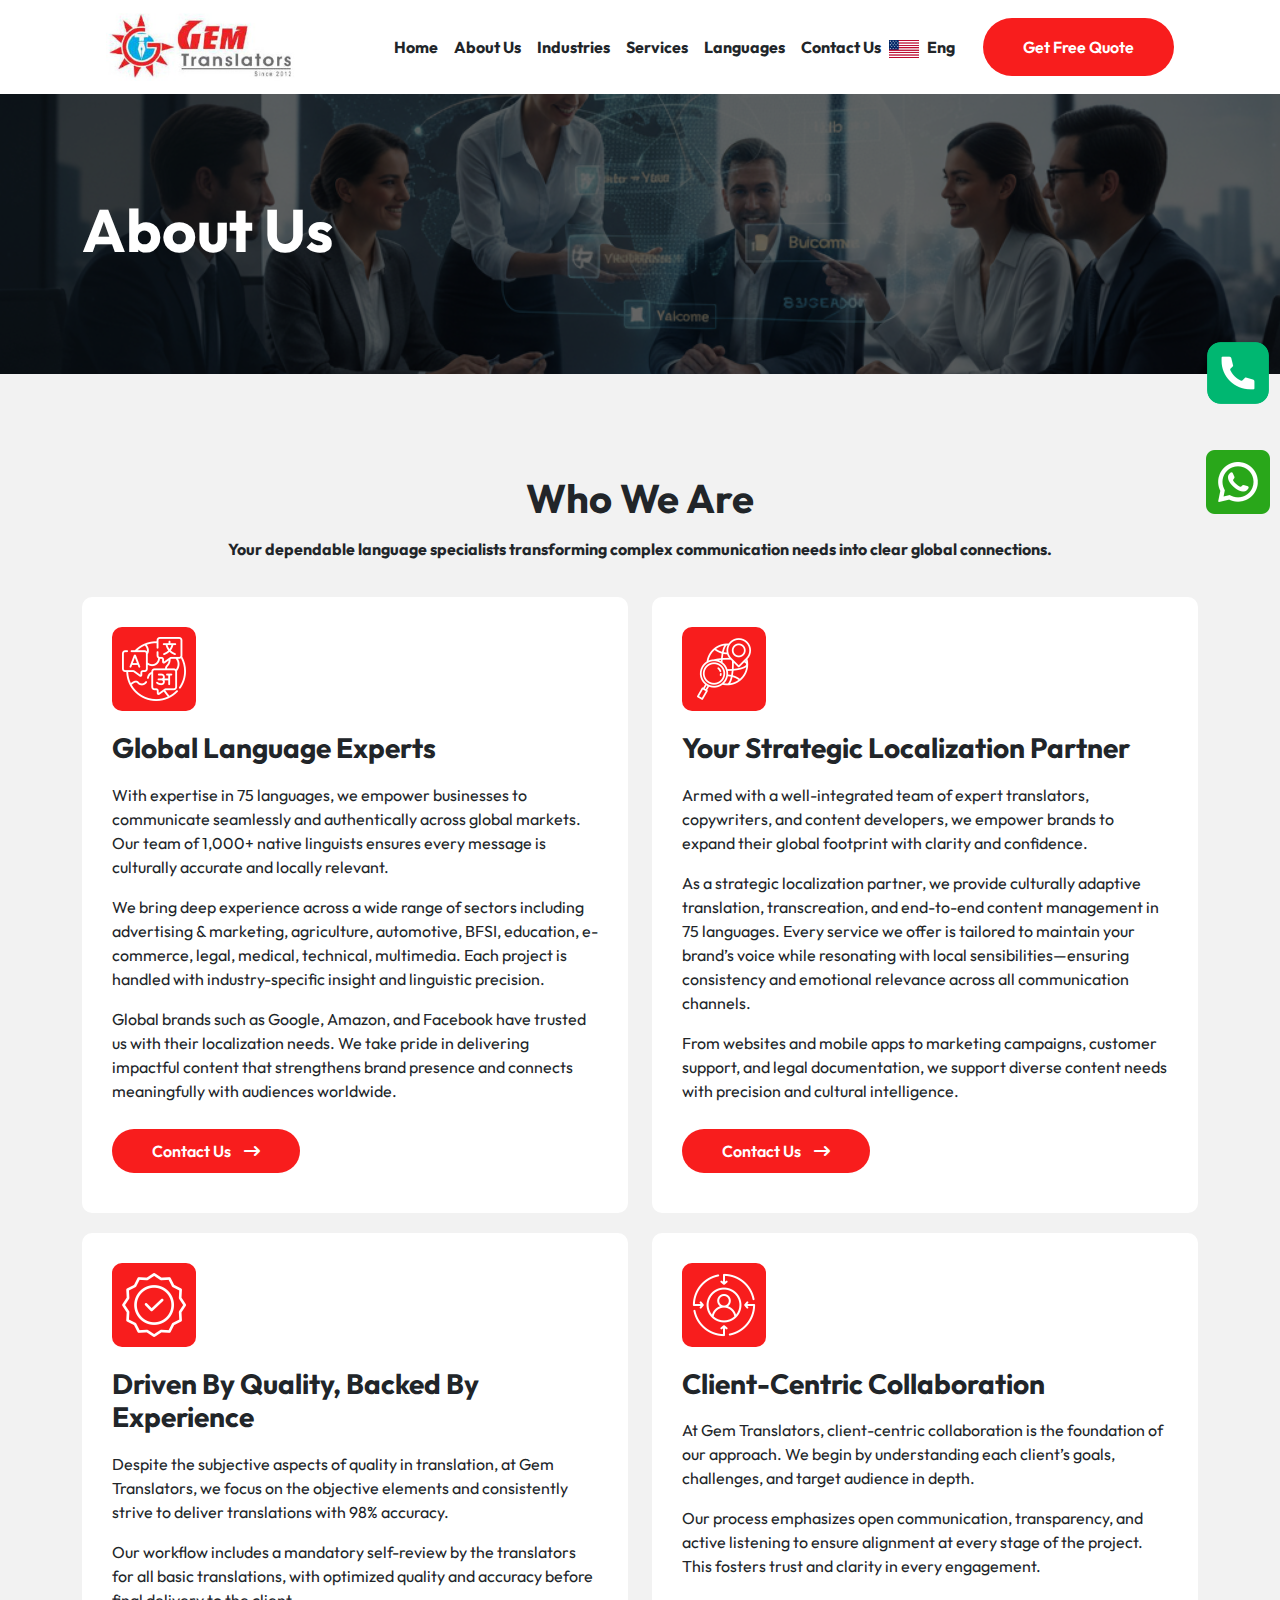
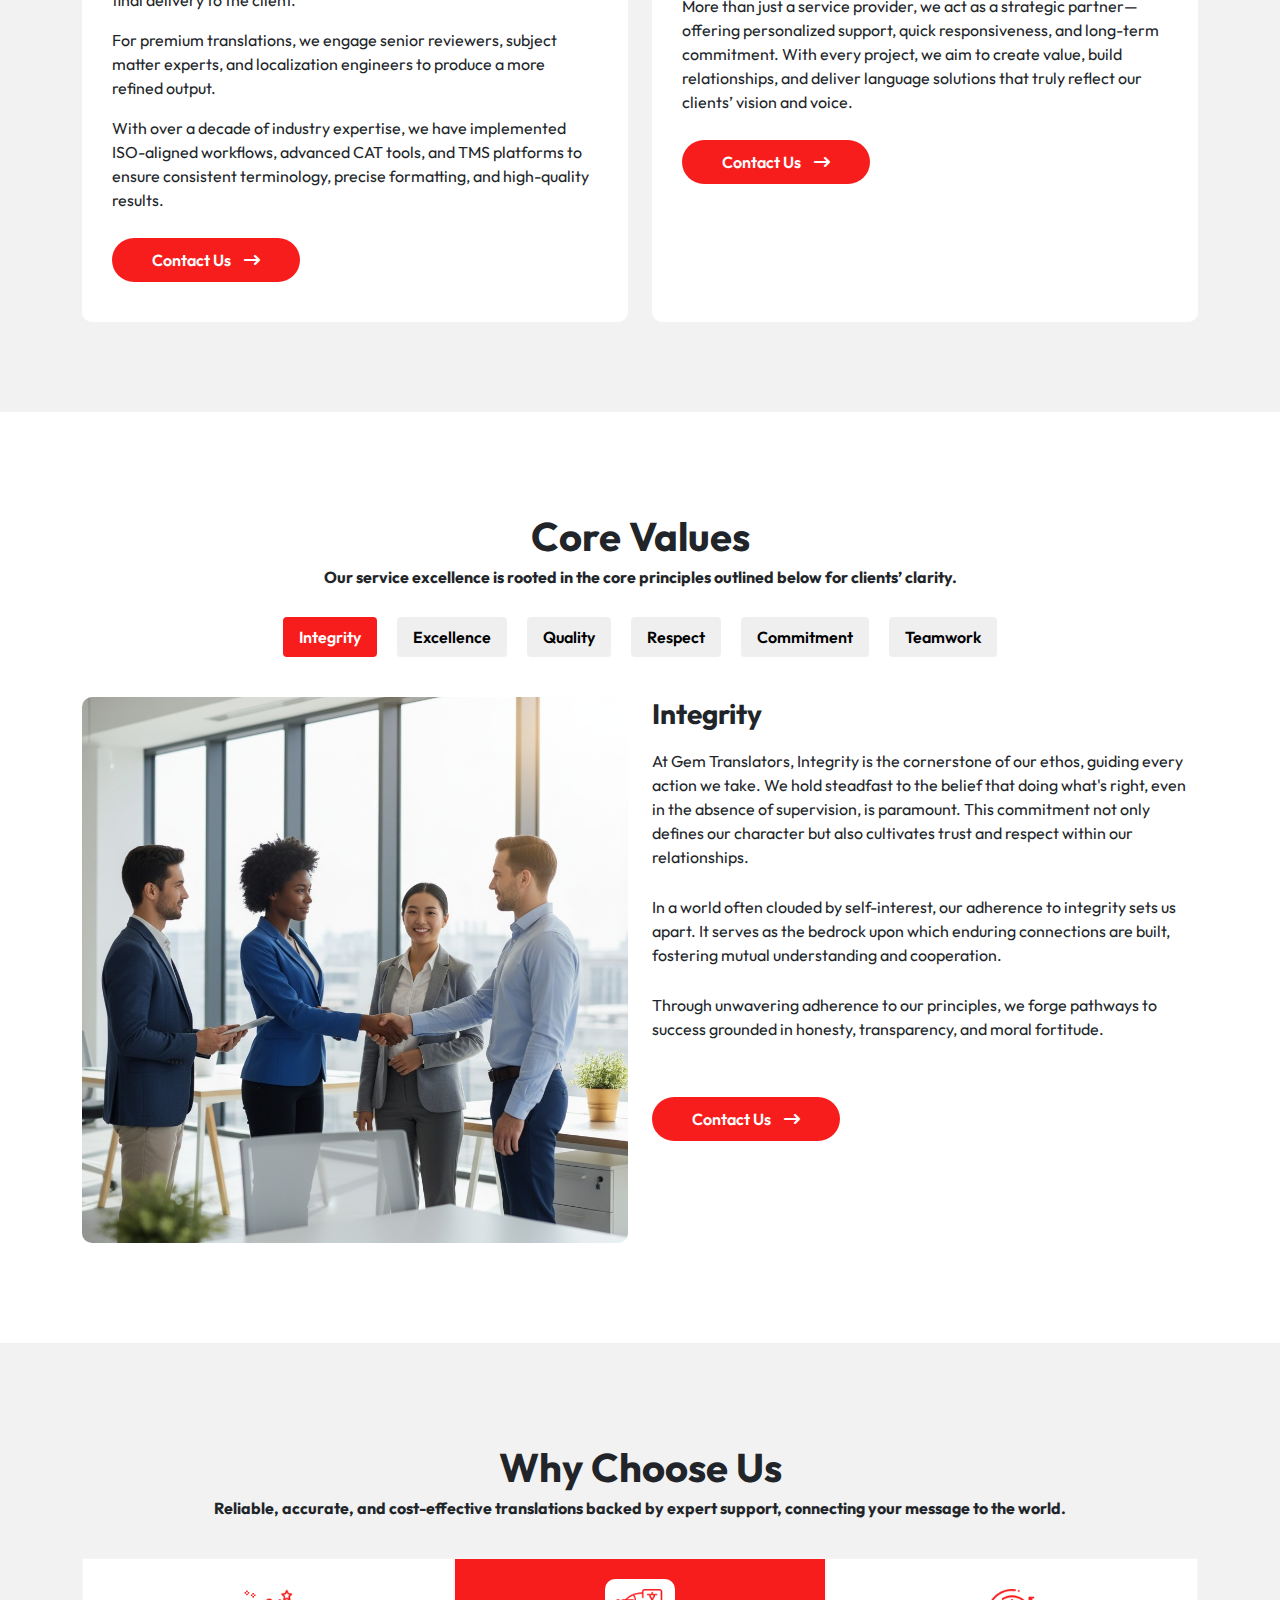
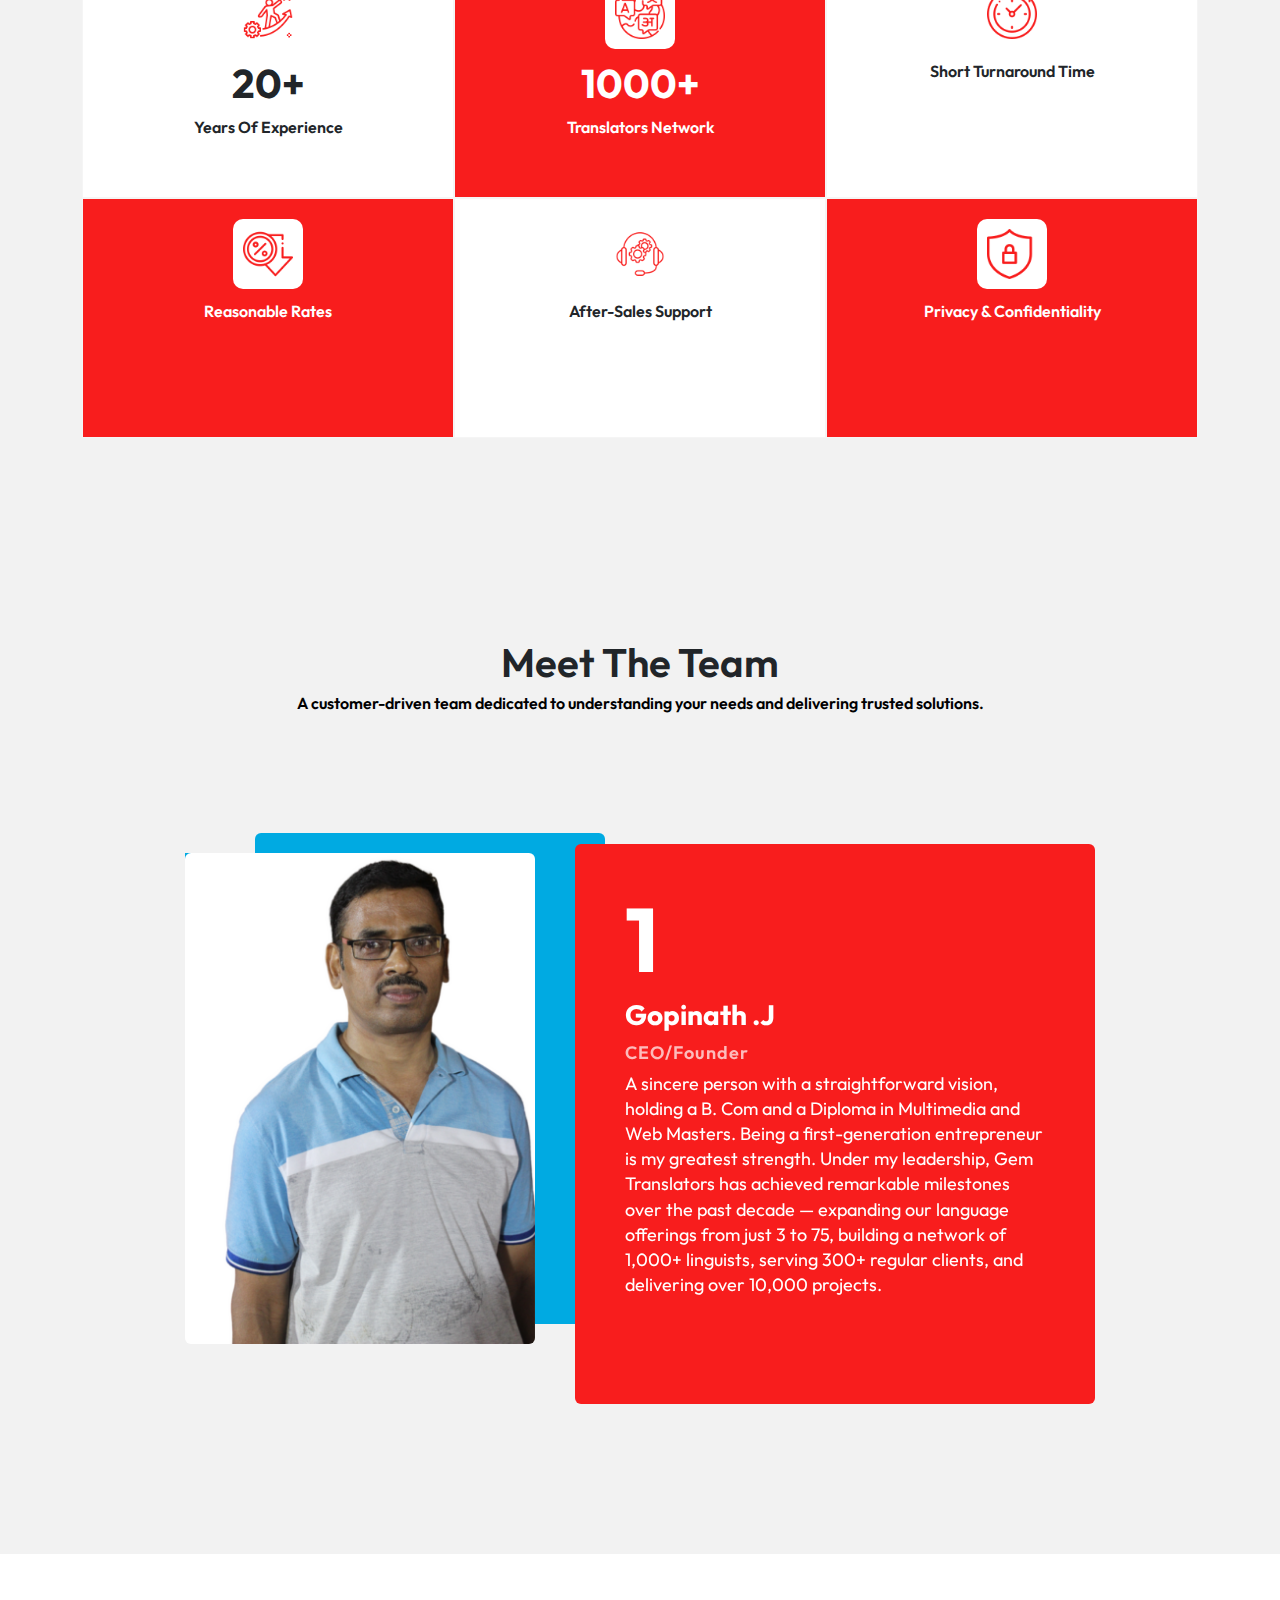
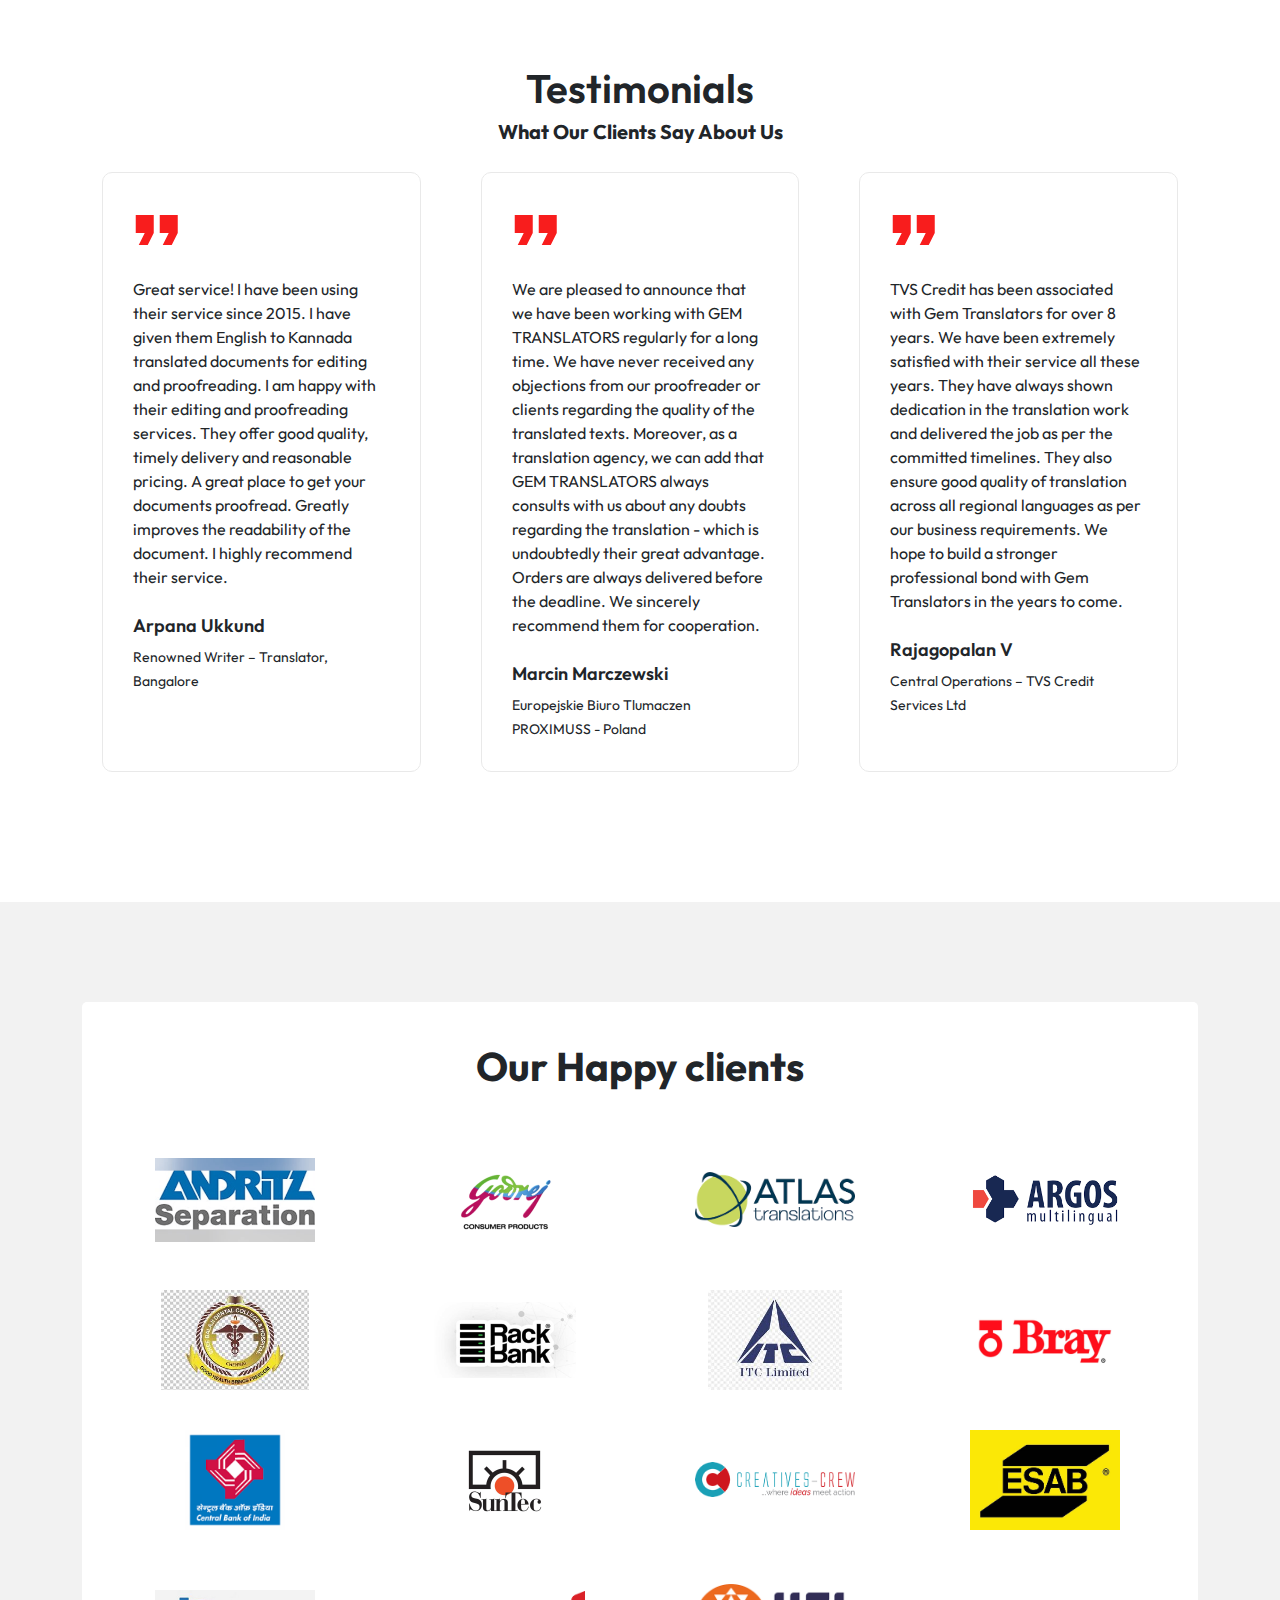
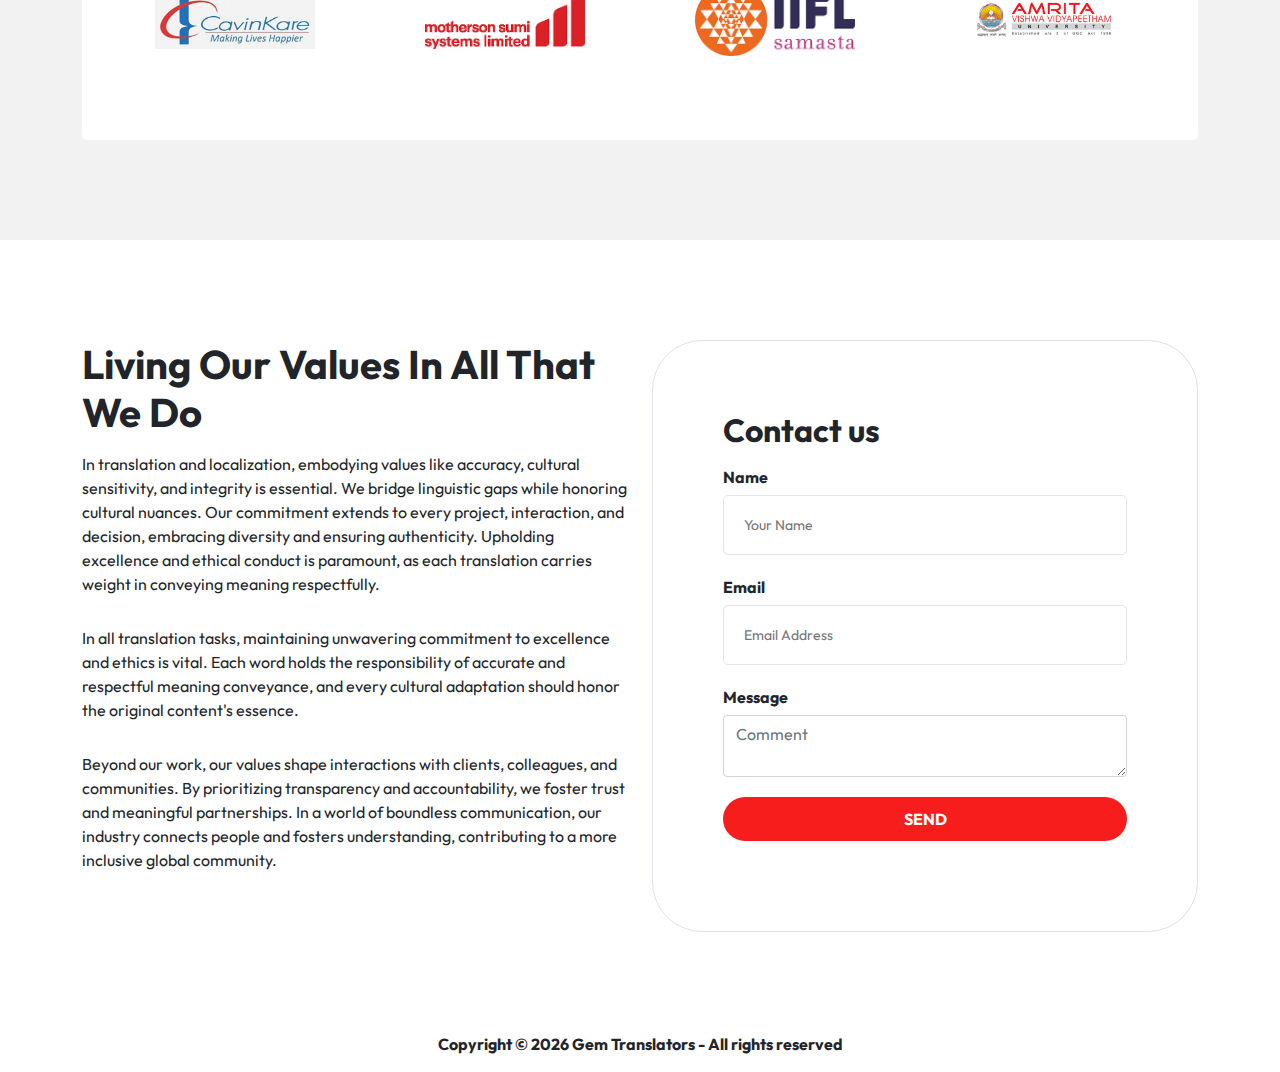
<file: about-us.html>
<!DOCTYPE html>
<html lang="en">
<head>
    <meta charset="UTF-8">
    <meta name="viewport" content="width=device-width, initial-scale=1.0">
    <title>Gem Translation Service</title>
    <!-- Bootstrap css -->
    <link rel="stylesheet" href="assets/css/bootstrap.min.css">
    <!-- css -->
    <link rel="stylesheet" href="assets/css/style.css">
    <!-- owl Carousel  -->
    <link rel="stylesheet" href="assets/css/owl.theme.default.min.css">
    <link rel="stylesheet" href="assets/css/owl.carousel.min.css">
    <!-- font awesome cdn link -->
    <link rel="stylesheet" href="https://cdnjs.cloudflare.com/ajax/libs/font-awesome/6.6.0/css/all.min.css" />
    <!-- aos animation css -->
    <link href="https://unpkg.com/aos@2.3.1/dist/aos.css" rel="stylesheet">
</head>
<body>
    <!-- header section start -->
     <header class="header sticky">
        <!-- <div class="top-header tope-header-copy">
            <div class="container">
                <div class="row align-items-center">
                    <div class="col-lg-5 col-md-2">
                        <div class="top-icon-main">
                            <div class="icon-text">
                                <span><i class="fa-solid fa-phone"></i> +91 8695522244</span>
                                <span><i class="fa-solid fa-phone"></i> +91 9884112520</span>
                            </div>
                        </div>
                    </div>
                    <div class="col-lg-3 col-md-6">
                         <div class="top-icon-main">
                            <div class="icon-text">
                                <p><i class="fa-solid fa-envelope"></i> shotfitexporl@gmail.com</p>
                            </div>
                        </div>
                    </div>
                    <div class="col-md-4">
                        <div class="top-hed-social dark-orange">
                            <ul>
                                <li><i class="fa-brands fa-facebook"></i></li>
                                <li><i class="fa-brands fa-instagram"></i></li>
                                <li><i class="fa-brands fa-youtube"></i></li>
                                <li><i class="fa-brands fa-linkedin"></i></li>
                            </ul>
                        </div>
                    </div>
                </div>
            </div>
        </div> -->
        <div class="container">
            <div class="row">
                <nav class="navbar navbar-expand-lg d-flex">
                    <div class="container-fluid">
                        <a class="navbar-brand" href="#"><img src="assets/img/logo/logo.jpg" alt="logo"class="logo"></a>
                        <button class="navbar-toggler" type="button" data-bs-toggle="collapse" data-bs-target="#navbarNav" aria-controls="navbarNav" aria-expanded="false" aria-label="Toggle navigation">
                        <span class="toggle-icon"><i class="fa-solid fa-bars navbar-toggler-icon"></i></span>
                        </button>
                         <div class="collapse navbar-collapse" id="navbarNav">
                            <ul class="navbar-nav ms-auto">
                                <li class="nav-item">
                                   <a class="nav-link active"  href="index.html">Home</a>
                                </li>
                                <li class="nav-item">
                                   <a class="nav-link" href="about-us.html">About Us</a>
                                </li>
                                <li class="nav-item">
                                   <a class="nav-link" href="#">Industries</a>
                                </li>
                                <li class="nav-item">
                                   <a class="nav-link" href="#">Services</a>
                                </li>
                                <li class="nav-item">
                                   <a class="nav-link" href="#">Languages</a>
                                </li>
                                <li class="nav-item">
                                   <a class="nav-link" href="contact-us.html">Contact Us</a>
                                </li>
                                <li class="nav-item">
                                    <div class="flag-main">
                                        <div class="flag-img"><img src="assets/img/icon/usa.webp" alt=""></div>
                                        <div class="flag-content"><a class="nav-link" href="#">Eng</a></div>
                                    </div>
                                   
                                </li>
                            </ul>
                            <div class="banner-btn">
                                <button>Get Free Quote</button>
                            </div>
                        </div> 
                        
                    </div>
                </nav>
            </div>
        </div>
     </header>
    <!-- header section End -->
    <!-- banner section start -->
     <section class="pt-100 pb-100  about-bg overlay">
        <div class="container">
            <div class="row">
                <div class="col-md-12">
                    <div class="contact-us-hed">
                        <h1>About Us</h1>
                    </div>
                </div>
            </div>
        </div>
     </section>
    <!-- banner section end -->
    <!-- who we are section start -->
     <section class="pt-100 pb-100 who-we-bg bg-gray">
        <div class="container">
            <div class="row">
                <div class="col-md-12">
                    <div class="who-we-hed text-center">
                        <h2>Who We Are</h2>
                        <h6>Your dependable language specialists transforming complex communication needs into clear global connections.</h6>
                    </div>
                </div>
                <div class="col-md-6">
                    <div class="who-we-box-main">
                        <div class="box-main-flex">
                            <div class="who-we-box-icon">
                               <img src="assets/img/icon/about-icons/global-languages-experts.png"class="img-none" alt="">
                               <img src="assets/img/icon/about-icons/global-languages-experts-red.png" class="who-we-box-icon-one" alt="">
                            </div>
                            <div class="who-we-text-main">
                                <h3>Global Language Experts</h3>
                            </div>
                        </div>
                        <div class="who-we-box-text">
                            <p>With expertise in 75 languages, we empower businesses to communicate seamlessly and authentically across global markets. Our team of 1,000+ native linguists ensures every message is culturally accurate and locally relevant.</p>
                            <p>We bring deep experience across a wide range of sectors including advertising & marketing, agriculture, automotive, BFSI, education, e-commerce, legal, medical, technical, multimedia. Each project is handled with industry-specific insight and linguistic precision.</p>
                            <p>Global brands such as Google, Amazon, and Facebook have trusted us with their localization needs. We take pride in delivering impactful content that strengthens brand presence and connects meaningfully with audiences worldwide.</p>
                            <button>Contact Us <i class="fa-solid fa-arrow-right-long"></i></button>
                        </div>
                    </div>
                </div>
                <div class="col-md-6">
                    <div class="who-we-box-main">
                        <div class="box-main-flex">
                            <div class="who-we-box-icon">
                               <img src="assets/img/icon/about-icons/strategic-localization-partner.png"class="img-none" alt="">
                               <img src="assets/img/icon/about-icons/strategic-localization-partner-red.png" class="who-we-box-icon-one" alt="">
                            </div>
                            <div class="who-we-text-main">
                                <h3>Your Strategic Localization Partner</h3>
                            </div>
                        </div>
                        <div class="who-we-box-text">
                            <p>Armed with a well-integrated team of expert translators, copywriters, and content developers, we empower brands to expand their global footprint with clarity and confidence. </p>
                            <p>As a strategic localization partner, we provide culturally adaptive translation, transcreation, and end-to-end content management in 75 languages. Every service we offer is tailored to maintain your brand’s voice while resonating with local sensibilities—ensuring consistency and emotional relevance across all communication channels.</p>
                            <p>From websites and mobile apps to marketing campaigns, customer support, and legal documentation, we support diverse content needs with precision and cultural intelligence.</p>
                            <button>Contact Us <i class="fa-solid fa-arrow-right-long"></i></button>
                        </div>
                    </div>
                </div>
                <div class="col-md-6">
                    <div class="who-we-box-main">
                        <div class="box-main-flex">
                            <div class="who-we-box-icon">
                               <img src="assets/img/icon/about-icons/quality-white.png"class="img-none" alt="">
                               <img src="assets/img/icon/about-icons/quality-red.png" class="who-we-box-icon-one" alt="">
                            </div>
                            <div class="who-we-text-main">
                                <h3>Driven by Quality, Backed by Experience</h3>
                            </div>
                        </div>
                        <div class="who-we-box-text">
                            <p>Despite the subjective aspects of quality in translation, at Gem Translators, we focus on the objective elements and consistently strive to deliver translations with 98% accuracy. </p>
                            <p>Our workflow includes a mandatory self-review by the translators for all basic translations, with optimized quality and accuracy before final delivery to the client.</p>
                            <p>For premium translations, we engage senior reviewers, subject matter experts, and localization engineers to produce a more refined output.</p>
                            <p>With over a decade of industry expertise, we have implemented ISO-aligned workflows, advanced CAT tools, and TMS platforms to ensure consistent terminology, precise formatting, and high-quality results.</p>
                            <button>Contact Us <i class="fa-solid fa-arrow-right-long"></i></button>
                        </div>
                    </div>
                </div>
                <div class="col-md-6">
                    <div class="who-we-box-main">
                        <div class="box-main-flex">
                            <div class="who-we-box-icon">
                               <img src="assets/img/icon/about-icons/client-centricity-white.png"class="img-none" alt="">
                               <img src="assets/img/icon/about-icons/client-centricity-red.png" class="who-we-box-icon-one" alt="">
                            </div>
                            <div class="who-we-text-main">
                                <h3>Client-Centric Collaboration</h3>
                            </div>
                        </div>
                        <div class="who-we-box-text">
                            <p>At Gem Translators, client-centric collaboration is the foundation of our approach. We begin by understanding each client’s goals, challenges, and target audience in depth.</p>
                            <p>Our process emphasizes open communication, transparency, and active listening to ensure alignment at every stage of the project. This fosters trust and clarity in every engagement.</p>
                            <p>More than just a service provider, we act as a strategic partner—offering personalized support, quick responsiveness, and long-term commitment. With every project, we aim to create value, build relationships, and deliver language solutions that truly reflect our clients’ vision and voice.</p>
                            
                            <button>Contact Us <i class="fa-solid fa-arrow-right-long"></i></button>
                        </div>
                    </div>
                </div>
            </div>
        </div>
     </section>
    <!-- who we are section end -->
    <!-- core value section start  -->
     <section class="pt-100 pb-100 core-value-bg">
        <div class="container">
            <div class="row">
                <div class="col-md-12">
                    <div class="core-value-hed">
                        <h2>Core Values</h2>
                        <h6>Our service excellence is rooted in the core principles outlined below for clients’ clarity.</h6>
                    </div>
                </div>
                <div class="col-md-12 text-center">
                    <div class="nav-tab-core">
                        <ul class="nav core-nav-tab nav-pills mb-3" id="pills-tab" role="tablist">
                            <li class="nav-item" role="presentation">
                                <button class="nav-link f-weight active" id="pills-home-tab" data-bs-toggle="pill" data-bs-target="#pills-home" type="button" role="tab" aria-controls="pills-home" aria-selected="true">Integrity</button>
                            </li>
                            <li class="nav-item" role="presentation">
                                <button class="nav-link f-weight" id="pills-profile-tab" data-bs-toggle="pill" data-bs-target="#pills-profile" type="button" role="tab" aria-controls="pills-profile" aria-selected="false">Excellence</button>
                            </li>
                            <li class="nav-item" role="presentation">
                                <button class="nav-link f-weight" id="pills-contact-tab" data-bs-toggle="pill" data-bs-target="#pills-contact" type="button" role="tab" aria-controls="pills-contact" aria-selected="false">Quality</button>
                            </li>
                            <li class="nav-item" role="presentation">
                                <button class="nav-link f-weight" id="pills-contact-tab1" data-bs-toggle="pill" data-bs-target="#pills-contact1" type="button" role="tab" aria-controls="pills-contact1" aria-selected="false">Respect</button>
                            </li>
                            <li class="nav-item" role="presentation">
                                <button class="nav-link f-weight" id="pills-contact-tab2" data-bs-toggle="pill" data-bs-target="#pills-contact2" type="button" role="tab" aria-controls="pills-contact2" aria-selected="false">Commitment</button>
                            </li>
                            <li class="nav-item" role="presentation">
                                <button class="nav-link f-weight" id="pills-contact-tab3" data-bs-toggle="pill" data-bs-target="#pills-contact3" type="button" role="tab" aria-controls="pills-contact3" aria-selected="false">Teamwork</button>
                            </li>
                        </ul>
                        <div class="tab-content" id="pills-tabContent">
                        <div class="tab-pane fade show active" id="pills-home" role="tabpanel" aria-labelledby="pills-home-tab">
                            <div class="row">
                                <div class="col-md-6">
                                    <div class="core-value-img">
                                        <img src="assets/img/integrity.jpeg" alt="integrity">
                                    </div>
                                </div>
                                <div class="col-md-6">
                                    <div class="core-value-text">
                                        <h3>Integrity</h3>
                                        <p>At Gem Translators, Integrity is the cornerstone of our ethos, guiding every action we take. We hold steadfast to the belief that doing what's right, even in the absence of supervision, is paramount. This commitment not only defines our character but also cultivates trust and respect within our relationships.</p>
                                        <p>In a world often clouded by self-interest, our adherence to integrity sets us apart. It serves as the bedrock upon which enduring connections are built, fostering mutual understanding and cooperation.</p>
                                        <p>Through unwavering adherence to our principles, we forge pathways to success grounded in honesty, transparency, and moral fortitude.</p>
                                        <button>Contact Us <i class="fa-solid fa-arrow-right-long"></i></button>
                                    </div>
                                </div>
                            </div>
                        </div>
                        <div class="tab-pane fade" id="pills-profile" role="tabpanel" aria-labelledby="pills-profile-tab">
                            <div class="row">
                                <div class="col-md-6">
                                    <div class="core-value-img">
                                        <img src="assets/img/Excellence.jpeg" alt="integrity">
                                    </div>
                                </div>
                                <div class="col-md-6">
                                    <div class="core-value-text">
                                        <h3>Excellence</h3>
                                        <p>Excellence is not just a goal; it's our standard. With unwavering dedication, we strive to surpass our client’s expectations, pushing the boundaries of innovation and quality. </p>
                                        <p>Our commitment to excellence permeates every aspect of our work, from the smallest detail to the grandest endeavor. We relentlessly pursue improvement, embracing challenges as opportunities for growth. </p>
                                        <p>Our ideology at Gem Translators is that excellence isn't a destination; it's a journey — a journey marked by perseverance, creativity, and a relentless pursuit of perfection. Through our unwavering pursuit of excellence, we make sure that all our deliveries are packed with excellence and ensure that our services remain unparalleled.</p>
                                        <button>Contact Us <i class="fa-solid fa-arrow-right-long"></i></button>
                                    </div>
                                </div>
                            </div>
                        </div>
                        <div class="tab-pane fade" id="pills-contact" role="tabpanel" aria-labelledby="pills-contact-tab">
                            <div class="row">
                                <div class="col-md-6">
                                    <div class="core-value-img">
                                        <img src="assets/img/quality.jpeg" alt="integrity">
                                    </div>
                                </div>
                                <div class="col-md-6">
                                    <div class="core-value-text">
                                        <h3>Quality</h3>
                                        <p>At our translation agency, quality is the cornerstone of our service. We pride ourselves on delivering 100% human translations, eschewing automated processes to ensure linguistic precision and cultural nuance. </p>
                                        <p>Through meticulous project management, we guarantee customer satisfaction at every step. Our dedicated team of linguists, fluent in multiple languages, meticulously crafts each translation, prioritizing accuracy and clarity. By prioritizing quality over speed, we ensure that every client receives a product that meets their exacting standards.</p>
                                        <p>Whether it's a legal document, marketing material, or technical manual, our commitment to quality remains unwavering, setting us apart in the realm of professional translation services.</p>
                                        <button>Contact Us <i class="fa-solid fa-arrow-right-long"></i></button>
                                    </div>
                                </div>
                            </div>
                        </div>
                        <div class="tab-pane fade" id="pills-contact1" role="tabpanel" aria-labelledby="pills-contact-tab1">
                            <div class="row">
                                <div class="col-md-6">
                                    <div class="core-value-img">
                                        <img src="assets/img/Respect.jpeg" alt="integrity">
                                    </div>
                                </div>
                                <div class="col-md-6">
                                    <div class="core-value-text">
                                        <h3>Respect</h3>
                                        <p>Respect serves as the foundation of our connections with clients and linguists alike, akin to the significance of our two eyes. It's not merely a courtesy but a vital aspect of effective leadership.</p>
                                        <p>A recent survey conducted by Georgetown University's Christine Porath, encompassing nearly 20,000 employees globally, underscored the paramount importance of respect in leadership behaviors. It revealed that respect, above all else, significantly influences employee satisfaction and productivity.</p>
                                        <p>The above finding reinforces our commitment to fostering a culture of respect, recognizing its transformative impact on collaboration, morale, and ultimately, the success of our endeavors.</p>
                                        <button>Contact Us <i class="fa-solid fa-arrow-right-long"></i></button>
                                    </div>
                                </div>
                            </div>
                        </div>
                        <div class="tab-pane fade" id="pills-contact2" role="tabpanel" aria-labelledby="pills-contact-tab2">
                            <div class="row">
                                <div class="col-md-6">
                                    <div class="core-value-img">
                                        <img src="assets/img/Commitment.png" alt="integrity">
                                    </div>
                                </div>
                                <div class="col-md-6">
                                    <div class="core-value-text">
                                        <h3>Commitment</h3>
                                        <p>Commitment is the bedrock of trust, for when a commitment falters, so does the foundation of trust. At Gem Translators, we uphold our promises with unwavering dedication. We understand that honoring commitments extends far beyond mere words; it's about action.</p>
                                        <p>Therefore, we diligently adhere to the deadlines, rates, quality standards, and confidentiality agreements we've committed to. Our dedication to fulfilling these commitments isn't just a matter of professional integrity; it's a testament to our respect for our clients, partners, and the work we undertake.</p>
                                        <p>By prioritizing commitment, we ensure the continuity of trust that underpins our relationships and success.</p>
                                        <button>Contact Us <i class="fa-solid fa-arrow-right-long"></i></button>
                                    </div>
                                </div>
                            </div>
                        </div>
                        <div class="tab-pane fade" id="pills-contact3" role="tabpanel" aria-labelledby="pills-contact-tab3">
                            <div class="row">
                                <div class="col-md-6">
                                    <div class="core-value-img">
                                        <img src="assets/img/team-work.png" alt="integrity">
                                    </div>
                                </div>
                                <div class="col-md-6">
                                    <div class="core-value-text">
                                        <h3>Teamwork</h3>
                                        <p>In the translation industry, teamwork is prevalent, whether it's an urgent all-hands-on-deck situation or a regular high-volume task. Both vendor managers and project managers regularly engage with freelance translators, often leading to collaborative efforts resembling team projects when translators' input is essential to achieve internal objectives.</p>
                                        <p>At Gem Translators, we strongly believe that Teamwork can improve efficiency and productivity. Within a cohesive team, diverse talents converge, each contributing their unique skills and perspectives toward a common purpose.</p>
                                        <p>By ensuring every voice in our team is valued and heard, Gem Translators has always been staying ahead in navigating challenges, celebrating triumphs driven by a collective vision.</p>
                                        <button>Contact Us <i class="fa-solid fa-arrow-right-long"></i></button>
                                    </div>
                                </div>
                            </div>
                        </div>
                        </div>
                    </div>
                </div>
            </div>
        </div>
     </section>
    <!-- core value section end  -->
     
    <!-- why choose section start -->
     <section class="pt-100 pb-100 why-choose-bg bg-gray">
        <div class="container">
            <div class="row g-0">
                <div class="col-md-12">
                    <div class="why-choose-hed">
                        <h3>Why Choose Us</h3>
                        <h6>Reliable, accurate, and cost-effective translations backed by expert support, connecting your message to the world. </h6>
                    </div>
                </div>
                <div class="col-md-4">
                    <div class="whychoose-icon-box">
                        <img src="assets/img/icon/experience.png" alt="experience">
                        <h4>20+</h4>
                        <p>years of Experience</p>
                    </div>
                </div>
                <div class="col-md-4">
                    <div class="whychoose-icon-box red">
                        <img src="assets/img/icon/about-icons/global-languages-experts-red.png" alt="">
                        <h4>1000+</h4>
                        <p>Translators Network</p>
                    </div>
                </div>
                <div class="col-md-4">
                    <div class="whychoose-icon-box">
                        <img src="assets/img/icon/short-turnaround-time.png" alt="short-turnaround-time">
                        <!-- <h4>20+</h4> -->
                        <p>Short Turnaround Time</p>
                    </div>
                </div>
                <div class="col-md-4">
                    <div class="whychoose-icon-box red">
                        <img src="assets/img/icon/reasonable-rates.png" alt="reasonable-rates">
                        <!-- <h4>20+</h4> -->
                        <p>Reasonable Rates</p>
                    </div>
                </div>
                <div class="col-md-4">
                    <div class="whychoose-icon-box">
                        <img src="assets/img/icon/after-sales-support.png" alt="after-sales-support">
                        <!-- <h4>20+</h4> -->
                        <p>After-Sales Support</p>
                    </div>
                </div>
                <div class="col-md-4">
                    <div class="whychoose-icon-box red">
                        <img src="assets/img/icon/privacy-confidentiality.png" alt="privacy-confidentiality">
                        <!-- <h4>20+</h4> -->
                        <p>Privacy & Confidentiality</p>
                    </div>
                </div>
            </div>
        </div>
     </section>
    <!-- why choose section end -->
      <!-- Team section start -->
     <section class="pt-100 pb-100 team-bg bg-gray">
        <div class="container">
            <div class="row">
                 <div class="col-md-12">
                    <div class="gym-service-hed">
                        <h2 class="fw-600">Meet The Team</h2>
                        <h6 class="text-center"style="color:black">A customer-driven team dedicated to understanding your needs and delivering trusted solutions.</h6>
                    </div>
                </div>
                <div >
                    <div class="section">
                        <div class="image-box team top-slider owl-theme owl-carousel team"id="owl-carousel">
                            <div class="image-box"> 
                                <img src="assets/img/team/Gopinath.png" alt="Team Member">
                            </div>
                            <div class="image-box">
                                <img src="assets/img/team/monica-jerald.png" alt="team">
                            </div>
                            <div class="image-box">
                               <img src="assets/img/team/Narmada-k.png" alt="team">
                            </div>
                            <div class="image-box">
                                <img src="assets/img/team/Ananthkumar.png" alt="team">
                            </div>
                            <div class="image-box">
                                <img src="assets/img/team/product-manager.png" alt="team">
                            </div>
                        </div>
                        <div class="fact-card">
                            <div class="owl-theme owl-carousel bottom-slider team">
                            
                                <div class="fact-card1">
                                    <h1 class="big-number">1</h1>
                                    <p class="cities">Gopinath .J</p>
                                    <p class="fact-title">CEO/Founder</p>
                                    <p class="description">A sincere person with a straightforward vision, holding a B. Com and a Diploma in Multimedia and Web Masters. Being a first-generation entrepreneur is my greatest strength. Under my leadership, Gem Translators has achieved remarkable milestones over the past decade — expanding our language offerings from just 3 to 75, building a network of 1,000+ linguists, serving 300+ regular clients, and delivering over 10,000 projects.</p>
                                </div>
                                <div class="fact-card1">
                                    <h1 class="big-number">4</h1>
                                    <p class="cities">Monica Jerald</p>
                                    <p class="fact-title">BDM</p>
                                    <p class="description">My association with Gem Translators involves design and implement growth programs optimized to cultivate, generate, and close new business. I graduated in BBA from Ethiraj college for Women. My daily routine involves identifying new market opportunities, hunting for customers, generating leads, mining data in new exciting ways, managing partners, and creating revenue for the company  and that's just in the morning.</p>
                                </div>
                                <div class="fact-card1">
                                    <h1 class="big-number">2</h1>
                                    <p class="cities">S. Narmada</p>
                                    <p class="fact-title">Accountant</p>
                                    <p class="description">Graduated from University of Madras in Commerce. Began my career in Gem Translators in 2023 as an Accounts Assistant and recently promoted as Accountant. My key responsibilities are   invoicing and payment tracking, preparing financial statements and reports, ensuring tax and regulatory compliance, ensuring a healthy fund flow, budgeting, cost management and effective management of client and vendor relationships.</p>
                                </div>
                                
                                
                                <div class="fact-card1">
                                    <h1 class="big-number">5</h1>
                                    <p class="cities">Ananthkumar .S</p>
                                    <p class="fact-title">Art Director</p>
                                    <p class="description">A visualizer par excellence! A born perfectionist who is adept in transforming mediocre designs into outstanding and vibrant ones. I love creating minimalistic designs that speak louder than words. Heading a team of freelance graphic designers, DTP operators at Gem Translators to bring concepts, presentations, and prototypes to life.</p>
                                </div>
                                <div class="fact-card1">
                                    <h1 class="big-number">3</h1>
                                    <p class="cities">Viswanathan .M</p>
                                    <p class="fact-title">Project Manager</p>
                                    <p class="description">As a Project Manager, I coordinate between clients and linguistic teams, understand requirements, create project plans, shortlist and assign linguists based on expertise, and monitor progress effectively to ensure timelines and quality standards. I am a Postgraduate (M.Sc. - I.T.) from Sathyabama University. In the past 15 years I have worked with a couple of translation & localization companies and have successfully delivered 15000+ multilingual translation & localization projects of all sizes and complexity levels.</p>
                                </div>
                            </div>
                        </div>
                            
                    </div>
                   
                </div>
                
            </div>
        </div>
     </section>
    <!-- Team section end -->
     <!-- Team section start -->
     <!-- <section class="pt-100 pb-100 team-bg bg-gray">
        <div class="container">
            <div class="row">
                 <div class="col-md-12">
                    <div class="gym-service-hed">
                        <h2 class="fw-600">Meet The Team</h2>
                        <p class="text-center">A customer-driven team dedicated to understanding your needs and delivering trusted solutions.</p>
                    </div>
                </div>
                <div class="owl-theme owl-carousel team"id="owl-carousel">
                    <div class="section">
                        <div class="image-box">
                            <img src="assets/img/team/Gopinath.png" alt="Team Member">
                        </div>
                        <div class="fact-card">
                            <h1 class="big-number">1</h1>
                            <p class="cities">Gopinath .J</p>
                            <p class="fact-title">CEO/Founder</p>
                            <p class="description">A sincere person with a straightforward vision, holding a B. Com and a Diploma in Multimedia and Web Masters. Being a first-generation entrepreneur is my greatest strength. Under my leadership, Gem Translators has achieved remarkable milestones over the past decade — expanding our language offerings from just 3 to 75, building a network of 1,000+ linguists, serving 300+ regular clients, and delivering over 10,000 projects.</p>
                        </div>
                    </div>
                    <div class="section">
                        <div class="image-box">
                            <img src="assets/img/team/Narmada-k.png" alt="team">
                        </div>
                        <div class="fact-card">
                            <h1 class="big-number">2</h1>
                            <p class="cities">S. Narmada</p>
                            <p class="fact-title">Accountant</p>
                            <p class="description">Graduated from University of Madras in Commerce. Began my career in Gem Translators in 2023 as an Accounts Assistant and recently promoted as Accountant. My key responsibilities are   invoicing and payment tracking, preparing financial statements and reports, ensuring tax and regulatory compliance, ensuring a healthy fund flow, budgeting, cost management and effective management of client and vendor relationships.</p>
                        </div>
                    </div>
                    <div class="section">
                        <div class="image-box">
                            <img src="assets/img/team/product-manager.png" alt="team">
                        </div>
                        <div class="fact-card">
                            <h1 class="big-number">3</h1>
                            <p class="cities">Viswanathan .M</p>
                            <p class="fact-title">Project Manager</p>
                            <p class="description">As a Project Manager, I coordinate between clients and linguistic teams, understand requirements, create project plans, shortlist and assign linguists based on expertise, and monitor progress effectively to ensure timelines and quality standards. I am a Postgraduate (M.Sc. - I.T.) from Sathyabama University. In the past 15 years I have worked with a couple of translation & localization companies and have successfully delivered 15000+ multilingual translation & localization projects of all sizes and complexity levels.</p>
                        </div>
                    </div>
                    <div class="section">
                        <div class="image-box">
                            <img src="assets/img/team/monica-jerald.png" alt="team">
                        </div>
                        <div class="fact-card">
                            <h1 class="big-number">4</h1>
                            <p class="cities">Monica Jerald</p>
                            <p class="fact-title">BDM</p>
                            <p class="description">My association with Gem Translators involves design and implement growth programs optimized to cultivate, generate, and close new business. I graduated in BBA from Ethiraj college for Women. My daily routine involves identifying new market opportunities, hunting for customers, generating leads, mining data in new exciting ways, managing partners, and creating revenue for the company  and that's just in the morning.</p>
                        </div>
                    </div>
                    <div class="section">
                        <div class="image-box">
                            <img src="assets/img/team/Ananthkumar.png" alt="team">
                        </div>
                        <div class="fact-card">
                            <h1 class="big-number">5</h1>
                            <p class="cities">Ananthkumar .S</p>
                            <p class="fact-title">Art Director</p>
                            <p class="description">A visualizer par excellence! A born perfectionist who is adept in transforming mediocre designs into outstanding and vibrant ones. I love creating minimalistic designs that speak louder than words. Heading a team of freelance graphic designers, DTP operators at Gem Translators to bring concepts, presentations, and prototypes to life.</p>
                        </div>
                    </div>
                </div>

            </div>
        </div>
     </section> -->
    <!-- Team section end -->
     <!-- testi slider section start -->
       <section class="pt-100 pb-100 tyesti-slider-sec">
        <div class="container">
            <div class="row">
                <div class="col-md-12">
                    <div class="testi-slider-sec">
                        <h3>Testimonials</h3>
                        <h5>What Our Clients Say About Us</h5>
                        <!-- <p>Hear what our clients have to say about their association and experience with our company.</p> -->
                    </div>
                </div>
                <div class="owl-theme owl-carousel testi1"id="owl-carousel">
                     <div class="testi-review-section text-start">
                        <svg width="48" height="34" viewBox="0 0 48 34" fill="none" xmlns="http://www.w3.org/2000/svg">
                            <path d="M2.74365 20H11.7437L5.74361 32H14.7436L20.7437 20V2H2.74365V20Z" fill="#f81d1d"></path>
                            <path d="M26.7437 2V20H35.7437L29.7436 32H38.7436L44.7437 20V2H26.7437Z" fill="#f81d1d"></path>
                        </svg>
                        <p>We are pleased to announce that we have been working with GEM TRANSLATORS regularly for a long time. We have never received any objections from our proofreader or clients regarding the quality of the translated texts. Moreover, as a translation agency, we can add that GEM TRANSLATORS always consults with us about any doubts regarding the translation - which is undoubtedly their great advantage. Orders are always delivered before the deadline. We sincerely recommend them for cooperation.</p>
                        <div class="testi-thumimg">
                            <div class="thum-img">
                                <!-- <img src="assets/img/client-03.png" alt="Client"> -->
                                <div class="thumcontent">
                                <h6>Marcin Marczewski</h6>
                                <span>Europejskie Biuro Tlumaczen PROXIMUSS - Poland</span>
                            </div>
                            </div>
                            
                            <!-- <div class="testi-rating">
                             <div class="test-rating-img">
                                <i class="fa-solid fa-star"></i>
                                <i class="fa-solid fa-star"></i>
                                <i class="fa-solid fa-star"></i>
                                <i class="fa-solid fa-star"></i>
                                <i class="fa-solid fa-star"></i>
                            </div>
                            </div> -->
                        </div>
                    </div>
                    <div class="testi-review-section text-start">
                        <svg width="48" height="34" viewBox="0 0 48 34" fill="none" xmlns="http://www.w3.org/2000/svg">
                            <path d="M2.74365 20H11.7437L5.74361 32H14.7436L20.7437 20V2H2.74365V20Z" fill="#f81d1d"></path>
                            <path d="M26.7437 2V20H35.7437L29.7436 32H38.7436L44.7437 20V2H26.7437Z" fill="#f81d1d"></path>
                        </svg>
                        <p>TVS Credit has been associated with Gem Translators for over 8 years. We have been extremely satisfied with their service all these years. They have always shown dedication in the translation work and delivered the job as per the committed timelines. They also ensure good quality of translation across all regional languages as per our business requirements. We hope to build a stronger professional  bond with Gem Translators in the years to come.</p>
                        <div class="testi-thumimg">
                            <div class="thum-img">
                                <!-- <img src="assets/img/client-03.png" alt="Client"> -->
                                <div class="thumcontent">
                                <h6>Rajagopalan V</h6>
                                <span>Central Operations – TVS Credit Services Ltd</span>
                            </div>
                            </div>
                            
                            <!-- <div class="testi-rating">
                             <div class="test-rating-img">
                                <i class="fa-solid fa-star"></i>
                                <i class="fa-solid fa-star"></i>
                                <i class="fa-solid fa-star"></i>
                                <i class="fa-solid fa-star"></i>
                                <i class="fa-solid fa-star"></i>
                            </div>
                            </div> -->
                        </div>
                    </div>
                     <div class="testi-review-section text-start">
                        <svg width="48" height="34" viewBox="0 0 48 34" fill="none" xmlns="http://www.w3.org/2000/svg">
                            <path d="M2.74365 20H11.7437L5.74361 32H14.7436L20.7437 20V2H2.74365V20Z" fill="#f81d1d"></path>
                            <path d="M26.7437 2V20H35.7437L29.7436 32H38.7436L44.7437 20V2H26.7437Z" fill="#f81d1d"></path>
                        </svg>
                        <p>I have had a wonderful work relationship with Mr Gopinath, having translated for him in my early days and later him translating for my business needs. Perfection in everything he does and his love for languages surely make him one of the best in the business!</p>
                        <div class="testi-thumimg">
                            <div class="thum-img">
                                <!-- <img src="assets/img/client-03.png" alt="Client"> -->
                                <div class="thumcontent">
                                <h6>V.P. Vishnu Prasad</h6>
                                <span>Managing Director - Enorme Capital Pvt Ltd.</span>
                            </div>
                            </div>
                            
                            <!-- <div class="testi-rating">
                             <div class="test-rating-img">
                                <i class="fa-solid fa-star"></i>
                                <i class="fa-solid fa-star"></i>
                                <i class="fa-solid fa-star"></i>
                                <i class="fa-solid fa-star"></i>
                                <i class="fa-solid fa-star"></i>
                            </div>
                            </div> -->
                        </div>
                    </div>
                     <div class="testi-review-section text-start">
                        <svg width="48" height="34" viewBox="0 0 48 34" fill="none" xmlns="http://www.w3.org/2000/svg">
                            <path d="M2.74365 20H11.7437L5.74361 32H14.7436L20.7437 20V2H2.74365V20Z" fill="#f81d1d"></path>
                            <path d="M26.7437 2V20H35.7437L29.7436 32H38.7436L44.7437 20V2H26.7437Z" fill="#f81d1d"></path>
                        </svg>
                        <p>Gem Translators are professional in their approach, and ensure every assignment is handled with care and diligence. Quality and Business ethics are well maintained.</p>
                        <div class="testi-thumimg">
                            <div class="thum-img">
                                <!-- <img src="assets/img/client-03.png" alt="Client"> -->
                                <div class="thumcontent">
                                <h6>Tulashidas Rane</h6>
                                <span>Operations Manager – Step Up Business Support Pvt. Ltd.</span>
                            </div>
                            </div>
                            
                            <!-- <div class="testi-rating">
                             <div class="test-rating-img">
                                <i class="fa-solid fa-star"></i>
                                <i class="fa-solid fa-star"></i>
                                <i class="fa-solid fa-star"></i>
                                <i class="fa-solid fa-star"></i>
                                <i class="fa-solid fa-star"></i>
                            </div>
                            </div> -->
                        </div>
                    </div>
                     <div class="testi-review-section text-start">
                        <svg width="48" height="34" viewBox="0 0 48 34" fill="none" xmlns="http://www.w3.org/2000/svg">
                            <path d="M2.74365 20H11.7437L5.74361 32H14.7436L20.7437 20V2H2.74365V20Z" fill="#f81d1d"></path>
                            <path d="M26.7437 2V20H35.7437L29.7436 32H38.7436L44.7437 20V2H26.7437Z" fill="#f81d1d"></path>
                        </svg>
                        <p>Gem Translators is professional, prompt, and proactive. We have engaged for quite a few assignments and the experience has always been positive. We look forward to working again in the future.</p>
                        <div class="testi-thumimg">
                            <div class="thum-img">
                                <!-- <img src="assets/img/client-03.png" alt="Client"> -->
                                <div class="thumcontent">
                                <h6>Vaishnavi Srinivasan</h6>
                                <span>Executive Director, Bhumi NGO</span>
                            </div>
                            </div>
                            
                            <!-- <div class="testi-rating">
                             <div class="test-rating-img">
                                <i class="fa-solid fa-star"></i>
                                <i class="fa-solid fa-star"></i>
                                <i class="fa-solid fa-star"></i>
                                <i class="fa-solid fa-star"></i>
                                <i class="fa-solid fa-star"></i>
                            </div>
                            </div> -->
                        </div>
                    </div>
                     <div class="testi-review-section text-start">
                        <svg width="48" height="34" viewBox="0 0 48 34" fill="none" xmlns="http://www.w3.org/2000/svg">
                            <path d="M2.74365 20H11.7437L5.74361 32H14.7436L20.7437 20V2H2.74365V20Z" fill="#f81d1d"></path>
                            <path d="M26.7437 2V20H35.7437L29.7436 32H38.7436L44.7437 20V2H26.7437Z" fill="#f81d1d"></path>
                        </svg>
                        <p>Gem translators have been exceptionally good and very professional. Their work is usually spot on with not much of corrections or suggestions. They are very quick and trustworthy. I always use them for all my medical translation work and will definitely recommend them for any translation work.</p>
                        <div class="testi-thumimg">
                            <div class="thum-img">
                                <!-- <img src="assets/img/client-03.png" alt="Client"> -->
                                <div class="thumcontent">
                                <h6>Badri Thiruvenkatachari </h6>
                                <span>Professor in orthodontics and research director</span>
                            </div>
                            </div>
                            
                            <!-- <div class="testi-rating">
                             <div class="test-rating-img">
                                <i class="fa-solid fa-star"></i>
                                <i class="fa-solid fa-star"></i>
                                <i class="fa-solid fa-star"></i>
                                <i class="fa-solid fa-star"></i>
                                <i class="fa-solid fa-star"></i>
                            </div>
                            </div> -->
                        </div>
                    </div>
                    <div class="testi-review-section text-start">
                        <svg width="48" height="34" viewBox="0 0 48 34" fill="none" xmlns="http://www.w3.org/2000/svg">
                            <path d="M2.74365 20H11.7437L5.74361 32H14.7436L20.7437 20V2H2.74365V20Z" fill="#f81d1d"></path>
                            <path d="M26.7437 2V20H35.7437L29.7436 32H38.7436L44.7437 20V2H26.7437Z" fill="#f81d1d"></path>
                        </svg>
                        <p>Since couple of years, we are taking their translation & copywriting services. They have been providing us with excellent quality work and prompt service.</p>
                        <div class="testi-thumimg">
                            <div class="thum-img">
                                <!-- <img src="assets/img/client-03.png"title="HDFC" alt="HDFC"> -->
                                <div class="thumcontent">
                                <h6>Sellakumaran .S</h6>
                                <span>Proprietor - S.S. Pandian & Sons, Bangalore</span>
                            </div>
                            </div>
                            
                            <!-- <div class="testi-rating">
                             <div class="test-rating-img">
                                <i class="fa-solid fa-star"></i>
                                <i class="fa-solid fa-star"></i>
                                <i class="fa-solid fa-star"></i>
                                <i class="fa-solid fa-star"></i>
                                <i class="fa-solid fa-star"></i>
                            </div>
                            </div> -->
                        </div>
                    </div>
                    <div class="testi-review-section text-start">
                        <svg width="48" height="34" viewBox="0 0 48 34" fill="none" xmlns="http://www.w3.org/2000/svg">
                            <path d="M2.74365 20H11.7437L5.74361 32H14.7436L20.7437 20V2H2.74365V20Z" fill="#f81d1d"></path>
                            <path d="M26.7437 2V20H35.7437L29.7436 32H38.7436L44.7437 20V2H26.7437Z" fill="#f81d1d"></path>
                        </svg>
                        <p> Great service! I have been using their service since 2015. I have given them English to Kannada translated documents for editing and proofreading. I am happy with their editing and proofreading services. They offer good quality, timely delivery and reasonable pricing. A great place to get your documents proofread. Greatly improves the readability of the document. I highly recommend their service.</p>
                        <div class="testi-thumimg">
                            <div class="thum-img">
                                <!-- <img src="assets/img/client-03.png"title="HDFC" alt="HDFC"> -->
                                <div class="thumcontent">
                                <h6>Arpana Ukkund </h6>
                                <span>Renowned Writer – Translator, Bangalore</span>
                            </div>
                            </div>
                            
                            <!-- <div class="testi-rating">
                             <div class="test-rating-img">
                                <i class="fa-solid fa-star"></i>
                                <i class="fa-solid fa-star"></i>
                                <i class="fa-solid fa-star"></i>
                                <i class="fa-solid fa-star"></i>
                                <i class="fa-solid fa-star"></i>
                            </div>
                            </div> -->
                        </div>
                    </div>
                </div>
            </div>
        </div>
       </section>
    <!-- testi slider section end -->
    <!-- Client secction start -->
     <section class="pt-100 pb-100 client-bg bg-gray">
        <div class="container">
            <div class="client-bg-sec">
                <div class="row">
                    <div class="col-md-12">
                                <div class="client-hed">
                                    <h3>Our Happy clients</h3>
                                </div>
                    </div>
                </div>
                <div class="card-flip">
                    <div class="flip-card-front">
                        <div class="row">
                            <div class="col-md-3">
                                <div class="client-logo-img">
                                    <img src="assets/img/client-logo/1.png" alt="client-logo-1">
                                </div>
                            </div>
                            <div class="col-md-3">
                                <div class="client-logo-img">
                                    <img src="assets/img/client-logo/2.png" alt="client-logo-1">
                                </div>
                            </div>
                            <div class="col-md-3">
                                <div class="client-logo-img">
                                    <img src="assets/img/client-logo/3.png" alt="client-logo-1">
                                </div>
                            </div>
                            <div class="col-md-3">
                                <div class="client-logo-img">
                                    <img src="assets/img/client-logo/4.png" alt="client-logo-1">
                                </div>
                            </div>
                            <div class="col-md-3">
                                <div class="client-logo-img">
                                    <img src="assets/img/client-logo/5.jpg" alt="client-logo-1">
                                </div>
                            </div>
                            <div class="col-md-3">
                                <div class="client-logo-img">
                                    <img src="assets/img/client-logo/6.png" alt="client-logo-1">
                                </div>
                            </div>
                            <div class="col-md-3">
                                <div class="client-logo-img">
                                    <img src="assets/img/client-logo/7.jpg" alt="client-logo-1">
                                </div>
                            </div>
                            <div class="col-md-3">
                                <div class="client-logo-img">
                                    <img src="assets/img/client-logo/8.jpg" alt="client-logo-1">
                                </div>
                            </div>
                            <div class="col-md-3">
                                <div class="client-logo-img">
                                    <img src="assets/img/client-logo/9.png" alt="client-logo-1">
                                </div>
                            </div>
                            <div class="col-md-3">
                                <div class="client-logo-img">
                                    <img src="assets/img/client-logo/10.jpg" alt="client-logo-1">
                                </div>
                            </div>
                            <div class="col-md-3">
                                <div class="client-logo-img">
                                    <img src="assets/img/client-logo/11.png" alt="client-logo-1">
                                </div>
                            </div>
                            <div class="col-md-3">
                                <div class="client-logo-img">
                                    <img src="assets/img/client-logo/12.jpg" alt="client-logo-1">
                                </div>
                            </div>
                            <div class="col-md-3">
                                <div class="client-logo-img">
                                    <img src="assets/img/client-logo/13.jpg" alt="client-logo-1">
                                </div>
                            </div>
                            <div class="col-md-3">
                                <div class="client-logo-img">
                                    <img src="assets/img/client-logo/14.png" alt="client-logo-1">
                                </div>
                            </div>
                            <div class="col-md-3">
                                <div class="client-logo-img">
                                    <img src="assets/img/client-logo/15.png" alt="client-logo-1">
                                </div>
                            </div>
                            <div class="col-md-3">
                                <div class="client-logo-img">
                                    <img src="assets/img/client-logo/16.png" alt="client-logo-1">
                                </div>
                            </div>
                        </div>
                    </div>
                    <div class="flip-card-back">
                        <div class="row">
                            <!-- <div class="col-md-12">
                                <div class="client-hed">
                                    <h3>Our Happy clients</h3>
                                </div>
                            </div> -->
                            <div class="col-md-3">
                                <div class="client-logo-img">
                                    <img src="assets/img/client-logo/17.png" alt="client-logo-1">
                                </div>
                            </div>
                            <div class="col-md-3">
                                <div class="client-logo-img">
                                    <img src="assets/img/client-logo/18.png" alt="client-logo-1">
                                </div>
                            </div>
                            <div class="col-md-3">
                                <div class="client-logo-img">
                                    <img src="assets/img/client-logo/19.png" alt="client-logo-1">
                                </div>
                            </div>
                            <div class="col-md-3">
                                <div class="client-logo-img">
                                    <img src="assets/img/client-logo/20.png" alt="client-logo-1">
                                </div>
                            </div>
                            <div class="col-md-3">
                                <div class="client-logo-img">
                                    <img src="assets/img/client-logo/21.png" alt="client-logo-1">
                                </div>
                            </div>
                            <div class="col-md-3">
                                <div class="client-logo-img">
                                    <img src="assets/img/client-logo/22.png" alt="client-logo-1">
                                </div>
                            </div>
                            <div class="col-md-3">
                                <div class="client-logo-img">
                                    <img src="assets/img/client-logo/23.png" alt="client-logo-1">
                                </div>
                            </div>
                            <div class="col-md-3">
                                <div class="client-logo-img">
                                    <img src="assets/img/client-logo/24.jpg" alt="client-logo-1">
                                </div>
                            </div>
                            <div class="col-md-3">
                                <div class="client-logo-img">
                                    <img src="assets/img/client-logo/25.jpg" alt="client-logo-1">
                                </div>
                            </div>
                            <div class="col-md-3">
                                <div class="client-logo-img">
                                    <img src="assets/img/client-logo/26.png" alt="client-logo-1">
                                </div>
                            </div>
                            <div class="col-md-3">
                                <div class="client-logo-img">
                                    <img src="assets/img/client-logo/27.png" alt="client-logo-1">
                                </div>
                            </div>
                            <div class="col-md-3">
                                <div class="client-logo-img">
                                    <img src="assets/img/client-logo/28.png" alt="client-logo-1">
                                </div>
                            </div>
                            <div class="col-md-3">
                                <div class="client-logo-img">
                                    <img src="assets/img/client-logo/29.png" alt="client-logo-1">
                                </div>
                            </div>
                            <div class="col-md-3">
                                <div class="client-logo-img">
                                    <img src="assets/img/client-logo/30.jpg" alt="client-logo-1">
                                </div>
                            </div>
                            <div class="col-md-3">
                                <div class="client-logo-img">
                                    <img src="assets/img/client-logo/31.jpg" alt="client-logo-1">
                                </div>
                            </div>
                            <div class="col-md-3">
                                <div class="client-logo-img">
                                    <img src="assets/img/client-logo/32.png" alt="client-logo-1">
                                </div>
                            </div>
                        </div>
                    </div>
                </div>
            </div>
        </div>
     </section>
    <!-- Client secction end -->
     <!-- contact us location section start -->
     <section class="pt-100 pb-100 contact-bg1">
        <div class="container">
            <div class="row">
                <div class="col-lg-6 col-md-12">
                    <div class="contact-detail-sec">
                        <!-- <h6>contact with us</h6> -->
                        <h3 class="mb-3">Living our values in all that we do</h3>
                        <p>In translation and localization, embodying values like accuracy, cultural sensitivity, and integrity is essential. We bridge linguistic gaps while honoring cultural nuances. Our commitment extends to every project, interaction, and decision, embracing diversity and ensuring authenticity. Upholding excellence and ethical conduct is paramount, as each translation carries weight in conveying meaning respectfully. </p>
                        <p>In all translation tasks, maintaining unwavering commitment to excellence and ethics is vital. Each word holds the responsibility of accurate and respectful meaning conveyance, and every cultural adaptation should honor the original content's essence.</p>
                        <p>Beyond our work, our values shape interactions with clients, colleagues, and communities. By prioritizing transparency and accountability, we foster trust and meaningful partnerships. In a world of boundless communication, our industry connects people and fosters understanding, contributing to a more inclusive global community.</p>
                        <!-- <div class="contact-info-block">
                            <div class="inner">
                            <i class="icon fa fa-phone"></i>
                            <h6 class="title">Have any question?</h6>
                            <div class="text">Free <a href="tel:230009850">+23 (000)-9850</a></div>
                            </div>
                        </div>
                        <div class="contact-info-block">
                            <div class="inner">
                            <i class="icon fa fa-envelope"></i>
                            <h6 class="title">Send email</h6>
                            <div class="text">needhelp@company.com</div>
                            </div>
                        </div>
                        <div class="contact-info-block">
                            <div class="inner">
                            <i class="icon fa fa-map-marker-alt"></i>
                            <h6 class="title">Visit anytime</h6>
                            <div class="text">30 broklyn golden street. New York</div>
                            </div>
                        </div> -->
                    </div>
                </div>
                <div class="form-column col-lg-6 col-md-12 col-sm-12">
				<div class="inner-column">
				<!-- Contact Form -->
				<div class="contact-form border">
					<h2 class="title mb-3">Contact us</h2>

					<!--Contact Form-->
					<form id="contact_form" name="contact_form" action="#" method="post">
					<div class="row">
						<div class="form-group col-lg-12">
                            <label for="">Name</label>
						<input name="form_name" class="required" type="text" placeholder="Your Name" required="">
						</div>

						<div class="form-group col-lg-12">
                            <label for="">Email</label>
						<input name="form_email" class="required" type="email" placeholder="Email Address" required="">
						</div>

						<div class="form-group col-lg-12">
                            <label for="">  Message</label>
						<textarea name="form_message" class="form-control required" placeholder="Comment" required=""></textarea>
						</div>

						<div class="form-group col-lg-12">
						<div class="btn-box">
							<button type="submit" class="ks-btn-black blue-bg" >
							send
							</button>
						</div>
						</div>
					</div>
					</form>
				</div>
				<!--End Contact Form -->
				</div>
			</div>
            </div>
        </div>
     </section>
    <!-- contact us location section end -->
    <!-- footer section start -->
     <footer class="footer-bg">
        <div class="container">
            <div class="row g-0">
                <!-- <div class="col-md-4">
                    <div class="footer-para">
                        <img src="assets/img/logo/logo.png" alt="footer-logo"data-aos="fade-up"data-aos-duration="2000">
                        <p data-aos="fade-up"data-aos-duration="3000">Lorem ipsum dolor sit amet, consectetur adipisicing elit. Quisquam hic sit soluta similique. Aspernatur laboriosam illo maiores unde ex tempore?</p>
                    </div>
                </div>
                <div class="col-md-4">
                    <div class="quick-links">
                        <ul>
                            <h4 data-aos="fade-up"data-aos-duration="2000">Quick Links</h4>
                            <li data-aos="fade-up"data-aos-duration="3000"><i class="fa-solid fa-arrow-right-long"></i>Document Translation</li>
                            <li data-aos="fade-up"data-aos-duration="2000"><i class="fa-solid fa-arrow-right-long"></i>Written & Oral Translation</li>
                            <li data-aos="fade-up"data-aos-duration="3000"><i class="fa-solid fa-arrow-right-long"></i>Video Translation</li>
                            <li data-aos="fade-up"data-aos-duration="2000"><i class="fa-solid fa-arrow-right-long"></i>Machine Translation</li>
                            <li data-aos="fade-up"data-aos-duration="3000"><i class="fa-solid fa-arrow-right-long"></i>Notarised Translation</li>
                            <li data-aos="fade-up"data-aos-duration="2000"><i class="fa-solid fa-arrow-right-long"></i>Marketing Translation</li>
                        </ul>
                    </div>
                </div>
                <div class="col-md-4">
                    <div class="quick-links">
                        <h4 data-aos="fade-up"data-aos-duration="1000">Contact</h4>
                        <h6 data-aos="fade-up"data-aos-duration="2000">90 Washington. mg Manchester,<br> Kentucky USA</h6>
                        <span data-aos="fade-up"data-aos-duration="3000">company@gmail.com</span><br>
                        <span data-aos="fade-up"data-aos-duration="2000">+68 (9800) - 63020</span>
                        <div class="social-icons">
                            <ul>
                                <li ><i class="fa-brands fa-facebook-f"></i></li>
                                <li><i class="fa-brands fa-instagram"></i></li>
                                <li><i class="fa-brands fa-linkedin"></i></li>
                                <li><i class="fa-brands fa-youtube"></i></li>
                            </ul>
                        </div>
                    </div>
                </div> -->
                <div class="col-md-12 text-center">
                    <div class="copy-right">
                        <p>Copyright © <script>document.write(new Date().getFullYear());</script> Gem Translators  - All rights reserved</p>
                    </div>
                </div>
            </div>
        </div>
     </footer>
    <!-- footer section end -->


    <!-- whatsapp and call icons -->
     <div class="main-whatsapp">
        <div class="whatsapp">
            <img src="assets/img/logo/whatsapp.png" alt="whatsapp">
        </div>
        <div class="call">
            <img src="assets/img/logo/mobile.png" alt="mobile">
        </div>
     </div>
    <!-- Script Js -->
    <script src="assets/js/bootstrap.min.js"></script>
    <script src="https://code.jquery.com/jquery-3.7.1.min.js"></script>
    <!-- owl js -->
    <script src="assets/js/owl.carousel.min.js"></script>
    <!-- js -->
    <script src="assets/js/script.js"></script>
    <!-- aos animation script -->
    <script src="https://unpkg.com/aos@2.3.1/dist/aos.js"></script>
    <script>
      AOS.init();
    </script>
</body>
</html>
</file>
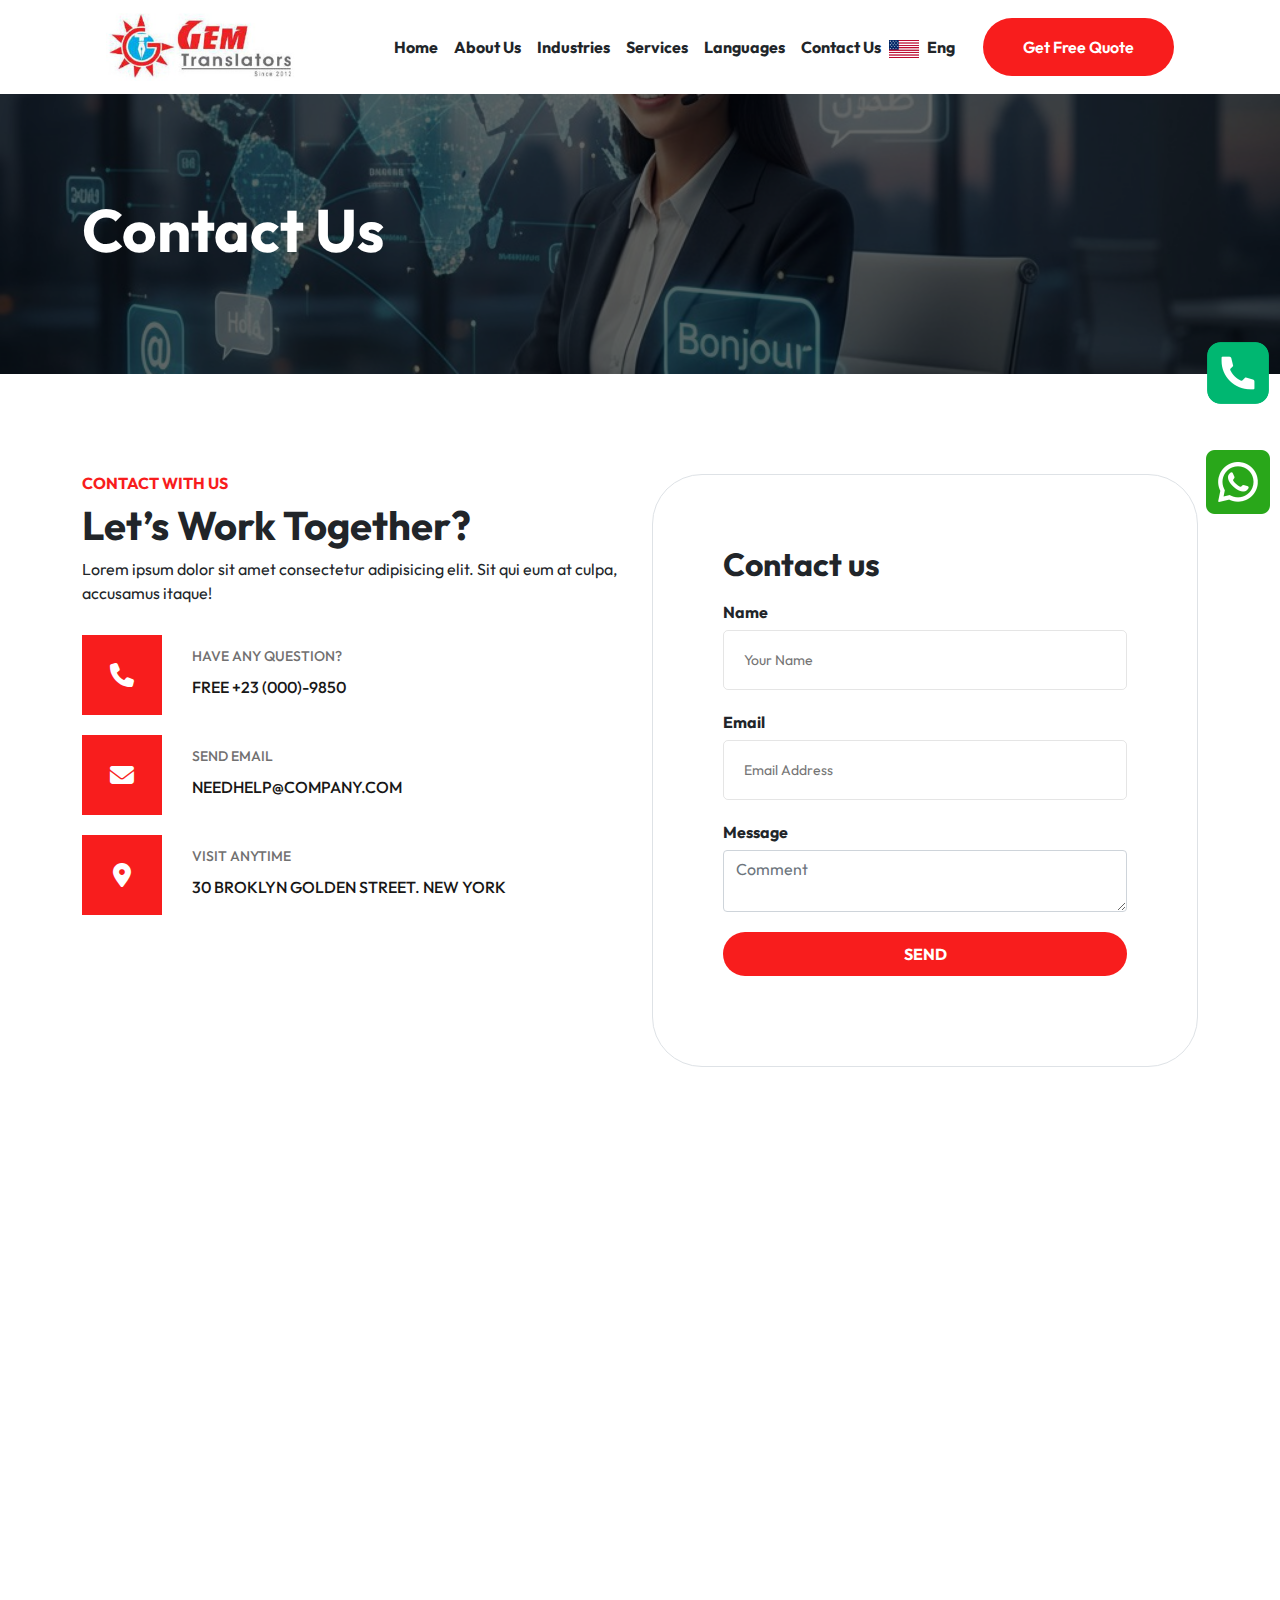
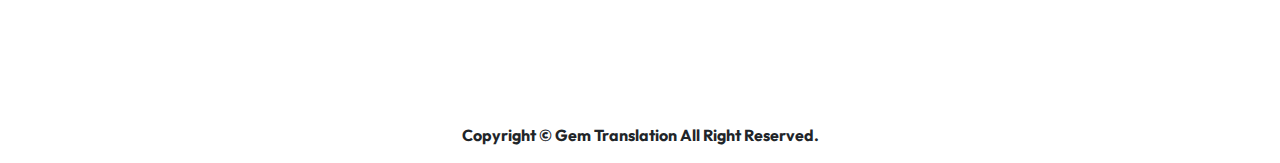
<file: contact-us.html>
<!DOCTYPE html>
<html lang="en">
<head>
    <meta charset="UTF-8">
    <meta name="viewport" content="width=device-width, initial-scale=1.0">
    <title>Gem Translation Service</title>
    <!-- Bootstrap css -->
    <link rel="stylesheet" href="assets/css/bootstrap.min.css">
    <!-- css -->
    <link rel="stylesheet" href="assets/css/style.css">
    <!-- owl Carousel  -->
    <link rel="stylesheet" href="assets/css/owl.theme.default.min.css">
    <link rel="stylesheet" href="assets/css/owl.carousel.min.css">
    <!-- font awesome cdn link -->
    <link rel="stylesheet" href="https://cdnjs.cloudflare.com/ajax/libs/font-awesome/6.6.0/css/all.min.css" />
    <!-- aos animation css -->
    <link href="https://unpkg.com/aos@2.3.1/dist/aos.css" rel="stylesheet">
</head>
<body>
    <!-- header section start -->
     <header class="header sticky">
        <!-- <div class="top-header tope-header-copy">
            <div class="container">
                <div class="row align-items-center">
                    <div class="col-lg-5 col-md-2">
                        <div class="top-icon-main">
                            <div class="icon-text">
                                <span><i class="fa-solid fa-phone"></i> +91 8695522244</span>
                                <span><i class="fa-solid fa-phone"></i> +91 9884112520</span>
                            </div>
                        </div>
                    </div>
                    <div class="col-lg-3 col-md-6">
                         <div class="top-icon-main">
                            <div class="icon-text">
                                <p><i class="fa-solid fa-envelope"></i> shotfitexporl@gmail.com</p>
                            </div>
                        </div>
                    </div>
                    <div class="col-md-4">
                        <div class="top-hed-social dark-orange">
                            <ul>
                                <li><i class="fa-brands fa-facebook"></i></li>
                                <li><i class="fa-brands fa-instagram"></i></li>
                                <li><i class="fa-brands fa-youtube"></i></li>
                                <li><i class="fa-brands fa-linkedin"></i></li>
                            </ul>
                        </div>
                    </div>
                </div>
            </div>
        </div> -->
        <div class="container">
            <div class="row">
                <nav class="navbar navbar-expand-lg d-flex">
                    <div class="container-fluid">
                        <a class="navbar-brand" href="#"><img src="assets/img/logo/logo.jpg" alt="logo"class="logo"></a>
                        <button class="navbar-toggler" type="button" data-bs-toggle="collapse" data-bs-target="#navbarNav" aria-controls="navbarNav" aria-expanded="false" aria-label="Toggle navigation">
                        <span class="toggle-icon"><i class="fa-solid fa-bars navbar-toggler-icon"></i></span>
                        </button>
                         <div class="collapse navbar-collapse" id="navbarNav">
                            <ul class="navbar-nav ms-auto">
                                <li class="nav-item">
                                   <a class="nav-link active"  href="index.html">Home</a>
                                </li>
                                <li class="nav-item">
                                   <a class="nav-link" href="about-us.html">About Us</a>
                                </li>
                                <li class="nav-item">
                                   <a class="nav-link" href="#">Industries</a>
                                </li>
                                <li class="nav-item">
                                   <a class="nav-link" href="#">Services</a>
                                </li>
                                <li class="nav-item">
                                   <a class="nav-link" href="#">Languages</a>
                                </li>
                                <li class="nav-item">
                                   <a class="nav-link" href="contact-us.html">Contact Us</a>
                                </li>
                                <li class="nav-item">
                                    <div class="flag-main">
                                        <div class="flag-img"><img src="assets/img/icon/usa.webp" alt=""></div>
                                        <div class="flag-content"><a class="nav-link" href="#">Eng</a></div>
                                    </div>
                                   
                                </li>
                            </ul>
                            <div class="banner-btn">
                                <button>Get Free Quote</button>
                            </div>
                        </div> 
                        
                    </div>
                </nav>
            </div>
        </div>
     </header>
    <!-- header section End -->
    <!-- banner section start -->
     <section class="pt-100 pb-100 contact-bg overlay">
        <div class="container">
            <div class="row">
                <div class="col-md-12">
                    <div class="contact-us-hed">
                        <h1>Contact Us</h1>
                    </div>
                </div>
            </div>
        </div>
     </section>
    <!-- banner section end -->
    <!-- contact us location section start -->
     <section class="pt-100 pb-100 contact-bg1">
        <div class="container">
            <div class="row">
                <div class="col-md-6">
                    <div class="contact-detail-sec">
                        <h6>contact with us</h6>
                        <h3>let’s work together?</h3>
                        <p>Lorem ipsum dolor sit amet consectetur adipisicing elit. Sit qui eum at culpa, accusamus itaque!</p>
                        <div class="contact-info-block">
                            <div class="inner">
                            <i class="icon fa fa-phone"></i>
                            <h6 class="title">Have any question?</h6>
                            <div class="text">Free <a href="tel:230009850">+23 (000)-9850</a></div>
                            </div>
                        </div>
                        <div class="contact-info-block">
                            <div class="inner">
                            <i class="icon fa fa-envelope"></i>
                            <h6 class="title">Send email</h6>
                            <div class="text">needhelp@company.com</div>
                            </div>
                        </div>
                        <div class="contact-info-block">
                            <div class="inner">
                            <i class="icon fa fa-map-marker-alt"></i>
                            <h6 class="title">Visit anytime</h6>
                            <div class="text">30 broklyn golden street. New York</div>
                            </div>
                        </div>
                    </div>
                </div>
                <div class="form-column col-lg-6 col-md-12 col-sm-12">
				<div class="inner-column">
				<!-- Contact Form -->
				<div class="contact-form border">
					<h2 class="title mb-3">Contact us</h2>

					<!--Contact Form-->
					<form id="contact_form" name="contact_form" action="#" method="post">
					<div class="row">
						<div class="form-group col-lg-12">
                            <label for="">Name</label>
						<input name="form_name" class="required" type="text" placeholder="Your Name" required="">
						</div>

						<div class="form-group col-lg-12">
                            <label for="">Email</label>
						<input name="form_email" class="required" type="email" placeholder="Email Address" required="">
						</div>

						<div class="form-group col-lg-12">
                            <label for="">  Message</label>
						<textarea name="form_message" class="form-control required" placeholder="Comment" required=""></textarea>
						</div>

						<div class="form-group col-lg-12">
						<div class="btn-box">
							<button type="submit" class="ks-btn-black blue-bg" >
							send
							</button>
						</div>
						</div>
					</div>
					</form>
				</div>
				<!--End Contact Form -->
				</div>
			</div>
            </div>
        </div>
     </section>
    <!-- contact us location section end -->
     <!--  -->
    <section class="pt-100 map-bg">
        <div class="container-fluid">
            <div class="row">
                <div class="col-md-12">
                    <div class="map">
                        <iframe src="https://www.google.com/maps/embed?pb=!1m18!1m12!1m3!1d5958.723251990968!2d80.10561982528915!3d13.090520273263675!2m3!1f0!2f0!3f0!3m2!1i1024!2i768!4f13.1!3m3!1m2!1s0x3a526210040fa249%3A0x1ea1f1d090581981!2sGem%20Translators!5e0!3m2!1sen!2sin!4v1760628622719!5m2!1sen!2sin" width="600" height="450" style="border:0;" allowfullscreen="" loading="lazy" referrerpolicy="no-referrer-when-downgrade"></iframe>
                    </div>
                </div>
            </div>
        </div>
    </section>
    <!--  -->
    <!-- footer section start -->
     <footer class="footer-bg">
        <div class="container">
            <div class="row g-0">
                <!-- <div class="col-md-4">
                    <div class="footer-para">
                        <img src="assets/img/logo/logo.png" alt="footer-logo"data-aos="fade-up"data-aos-duration="2000">
                        <p data-aos="fade-up"data-aos-duration="3000">Lorem ipsum dolor sit amet, consectetur adipisicing elit. Quisquam hic sit soluta similique. Aspernatur laboriosam illo maiores unde ex tempore?</p>
                    </div>
                </div>
                <div class="col-md-4">
                    <div class="quick-links">
                        <ul>
                            <h4 data-aos="fade-up"data-aos-duration="2000">Quick Links</h4>
                            <li data-aos="fade-up"data-aos-duration="3000"><i class="fa-solid fa-arrow-right-long"></i>Document Translation</li>
                            <li data-aos="fade-up"data-aos-duration="2000"><i class="fa-solid fa-arrow-right-long"></i>Written & Oral Translation</li>
                            <li data-aos="fade-up"data-aos-duration="3000"><i class="fa-solid fa-arrow-right-long"></i>Video Translation</li>
                            <li data-aos="fade-up"data-aos-duration="2000"><i class="fa-solid fa-arrow-right-long"></i>Machine Translation</li>
                            <li data-aos="fade-up"data-aos-duration="3000"><i class="fa-solid fa-arrow-right-long"></i>Notarised Translation</li>
                            <li data-aos="fade-up"data-aos-duration="2000"><i class="fa-solid fa-arrow-right-long"></i>Marketing Translation</li>
                        </ul>
                    </div>
                </div>
                <div class="col-md-4">
                    <div class="quick-links">
                        <h4 data-aos="fade-up"data-aos-duration="1000">Contact</h4>
                        <h6 data-aos="fade-up"data-aos-duration="2000">90 Washington. mg Manchester,<br> Kentucky USA</h6>
                        <span data-aos="fade-up"data-aos-duration="3000">company@gmail.com</span><br>
                        <span data-aos="fade-up"data-aos-duration="2000">+68 (9800) - 63020</span>
                        <div class="social-icons">
                            <ul>
                                <li ><i class="fa-brands fa-facebook-f"></i></li>
                                <li><i class="fa-brands fa-instagram"></i></li>
                                <li><i class="fa-brands fa-linkedin"></i></li>
                                <li><i class="fa-brands fa-youtube"></i></li>
                            </ul>
                        </div>
                    </div>
                </div> -->
                <div class="col-md-12 text-center">
                    <div class="copy-right">
                        <p>Copyright © Gem Translation All Right Reserved.</p>
                    </div>
                </div>
            </div>
        </div>
     </footer>
    <!-- footer section end -->


    <!-- whatsapp and call icons -->
     <div class="main-whatsapp">
        <div class="whatsapp">
            <img src="assets/img/logo/whatsapp.png" alt="whatsapp">
        </div>
        <div class="call">
            <img src="assets/img/logo/mobile.png" alt="mobile">
        </div>
     </div>
    <!-- Script Js -->
    <script src="assets/js/bootstrap.min.js"></script>
    <script src="https://code.jquery.com/jquery-3.7.1.min.js"></script>
    <!-- owl js -->
    <script src="assets/js/owl.carousel.min.js"></script>
    <!-- js -->
    <script src="assets/js/script.js"></script>
    <!-- aos animation script -->
    <script src="https://unpkg.com/aos@2.3.1/dist/aos.js"></script>
    <script>
      AOS.init();
    </script>
</body>
</html>
</file>
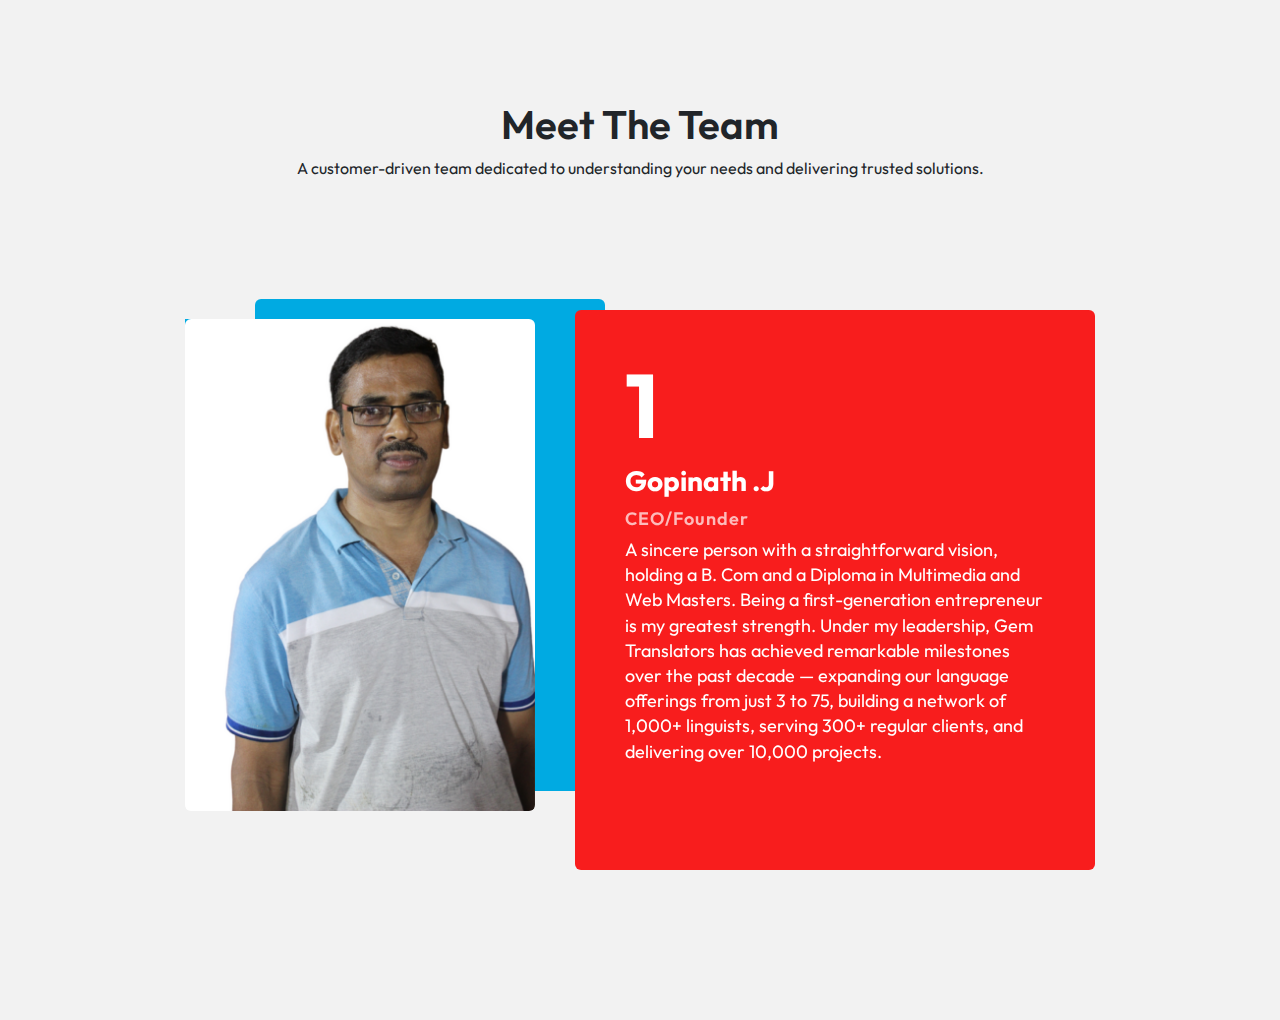
<file: demo.html>
<!DOCTYPE html>
<html lang="en">
<head>
    <meta charset="UTF-8">
    <meta name="viewport" content="width=device-width, initial-scale=1.0">
    <title>Gem Translation Service</title>
    <!-- Bootstrap css -->
    <link rel="stylesheet" href="assets/css/bootstrap.min.css">
    <!-- css -->
    <link rel="stylesheet" href="assets/css/style.css">
    <!-- owl Carousel  -->
    <link rel="stylesheet" href="assets/css/owl.theme.default.min.css">
    <link rel="stylesheet" href="assets/css/owl.carousel.min.css">
    <!-- font awesome cdn link -->
    <link rel="stylesheet" href="https://cdnjs.cloudflare.com/ajax/libs/font-awesome/6.6.0/css/all.min.css" />
    <!-- aos animation css -->
    <link href="https://unpkg.com/aos@2.3.1/dist/aos.css" rel="stylesheet">

</head>
<body>
    <!-- Team section start -->
     <section class="pt-100 pb-100 team-bg bg-gray">
        <div class="container">
            <div class="row">
                 <div class="col-md-12">
                    <div class="gym-service-hed">
                        <h2 class="fw-600">Meet The Team</h2>
                        <p class="text-center">A customer-driven team dedicated to understanding your needs and delivering trusted solutions.</p>
                    </div>
                </div>
                <div >
                    <div class="section">
                        <div class="image-box team top-slider owl-theme owl-carousel team"id="owl-carousel">
                            <div class="image-box"> 
                                <img src="assets/img/team/Gopinath.png" alt="Team Member">
                            </div>
                            <div class="image-box">
                                <img src="assets/img/team/monica-jerald.png" alt="team">
                            </div>
                            <div class="image-box">
                               <img src="assets/img/team/Narmada-k.png" alt="team">
                            </div>
                            <div class="image-box">
                                <img src="assets/img/team/Ananthkumar.png" alt="team">
                            </div>
                            <div class="image-box">
                                <img src="assets/img/team/product-manager.png" alt="team">
                            </div>
                        </div>
                        <div class="fact-card">
                            <div class="owl-theme owl-carousel bottom-slider team">
                            
                                <div class="fact-card1">
                                    <h1 class="big-number">1</h1>
                                    <p class="cities">Gopinath .J</p>
                                    <p class="fact-title">CEO/Founder</p>
                                    <p class="description">A sincere person with a straightforward vision, holding a B. Com and a Diploma in Multimedia and Web Masters. Being a first-generation entrepreneur is my greatest strength. Under my leadership, Gem Translators has achieved remarkable milestones over the past decade — expanding our language offerings from just 3 to 75, building a network of 1,000+ linguists, serving 300+ regular clients, and delivering over 10,000 projects.</p>
                                </div>
                                <div class="fact-card1">
                                    <h1 class="big-number">4</h1>
                                    <p class="cities">Monica Jerald</p>
                                    <p class="fact-title">BDM</p>
                                    <p class="description">My association with Gem Translators involves design and implement growth programs optimized to cultivate, generate, and close new business. I graduated in BBA from Ethiraj college for Women. My daily routine involves identifying new market opportunities, hunting for customers, generating leads, mining data in new exciting ways, managing partners, and creating revenue for the company  and that's just in the morning.</p>
                                </div>
                                <div class="fact-card1">
                                    <h1 class="big-number">2</h1>
                                    <p class="cities">S. Narmada</p>
                                    <p class="fact-title">Accountant</p>
                                    <p class="description">Graduated from University of Madras in Commerce. Began my career in Gem Translators in 2023 as an Accounts Assistant and recently promoted as Accountant. My key responsibilities are   invoicing and payment tracking, preparing financial statements and reports, ensuring tax and regulatory compliance, ensuring a healthy fund flow, budgeting, cost management and effective management of client and vendor relationships.</p>
                                </div>
                                
                                
                                <div class="fact-card1">
                                    <h1 class="big-number">5</h1>
                                    <p class="cities">Ananthkumar .S</p>
                                    <p class="fact-title">Art Director</p>
                                    <p class="description">A visualizer par excellence! A born perfectionist who is adept in transforming mediocre designs into outstanding and vibrant ones. I love creating minimalistic designs that speak louder than words. Heading a team of freelance graphic designers, DTP operators at Gem Translators to bring concepts, presentations, and prototypes to life.</p>
                                </div>
                                <div class="fact-card1">
                                    <h1 class="big-number">3</h1>
                                    <p class="cities">Viswanathan .M</p>
                                    <p class="fact-title">Project Manager</p>
                                    <p class="description">As a Project Manager, I coordinate between clients and linguistic teams, understand requirements, create project plans, shortlist and assign linguists based on expertise, and monitor progress effectively to ensure timelines and quality standards. I am a Postgraduate (M.Sc. - I.T.) from Sathyabama University. In the past 15 years I have worked with a couple of translation & localization companies and have successfully delivered 15000+ multilingual translation & localization projects of all sizes and complexity levels.</p>
                                </div>
                            </div>
                        </div>
                            
                    </div>
                    <!-- <div class="section">
                        <div class="image-box">
                            <img src="assets/img/team/Narmada-k.png" alt="team">
                        </div>
                        <div class="fact-card">
                            <h1 class="big-number">2</h1>
                            <p class="cities">S. Narmada</p>
                            <p class="fact-title">Accountant</p>
                            <p class="description">Graduated from University of Madras in Commerce. Began my career in Gem Translators in 2023 as an Accounts Assistant and recently promoted as Accountant. My key responsibilities are   invoicing and payment tracking, preparing financial statements and reports, ensuring tax and regulatory compliance, ensuring a healthy fund flow, budgeting, cost management and effective management of client and vendor relationships.</p>
                        </div>
                    </div> -->
                    <!-- <div class="section">
                        <div class="image-box">
                            <img src="assets/img/team/product-manager.png" alt="team">
                        </div>
                        <div class="fact-card">
                            <h1 class="big-number">3</h1>
                            <p class="cities">Viswanathan .M</p>
                            <p class="fact-title">Project Manager</p>
                            <p class="description">As a Project Manager, I coordinate between clients and linguistic teams, understand requirements, create project plans, shortlist and assign linguists based on expertise, and monitor progress effectively to ensure timelines and quality standards. I am a Postgraduate (M.Sc. - I.T.) from Sathyabama University. In the past 15 years I have worked with a couple of translation & localization companies and have successfully delivered 15000+ multilingual translation & localization projects of all sizes and complexity levels.</p>
                        </div>
                    </div>
                    <div class="section">
                        <div class="image-box">
                            <img src="assets/img/team/monica-jerald.png" alt="team">
                        </div>
                        <div class="fact-card">
                            <h1 class="big-number">4</h1>
                            <p class="cities">Monica Jerald</p>
                            <p class="fact-title">BDM</p>
                            <p class="description">My association with Gem Translators involves design and implement growth programs optimized to cultivate, generate, and close new business. I graduated in BBA from Ethiraj college for Women. My daily routine involves identifying new market opportunities, hunting for customers, generating leads, mining data in new exciting ways, managing partners, and creating revenue for the company  and that's just in the morning.</p>
                        </div>
                    </div>
                    <div class="section">
                        <div class="image-box">
                            <img src="assets/img/team/Ananthkumar.png" alt="team">
                        </div>
                        <div class="fact-card">
                            <h1 class="big-number">5</h1>
                            <p class="cities">Ananthkumar .S</p>
                            <p class="fact-title">Art Director</p>
                            <p class="description">A visualizer par excellence! A born perfectionist who is adept in transforming mediocre designs into outstanding and vibrant ones. I love creating minimalistic designs that speak louder than words. Heading a team of freelance graphic designers, DTP operators at Gem Translators to bring concepts, presentations, and prototypes to life.</p>
                        </div>
                    </div> -->
                </div>
                <!--
                
                <div class="col-md-6 col-lg-4">
                    <div class="team-img-main">
                        <div class="team-img">
                            <img src="assets/img/team/Ananthkumar.png" alt="team">
                            <div class="team-text">
                               <p>A visualizer par excellence! A born perfectionist who is adept in transforming mediocre designs into outstanding and vibrant ones. I love creating minimalistic designs that speak louder than words. Heading a team of freelance graphic designers, DTP operators at Gem Translators to bring concepts, presentations, and prototypes to life.</p>
                            </div>
                        </div>
                        <div class="team-bg-text">
                            <h5>Ananthkumar .S</h5>
                            <span>Art Director</span>
                        </div>
                    </div>
                </div> -->
            </div>
        </div>
     </section>
    <!-- Team section end -->





    <!-- whatsapp and call icons -->
     <div class="main-whatsapp">
        <!-- <div class="whatsapp">
            <img src="assets/img/logo/whatsapp.png" alt="whatsapp">
        </div>
        <div class="call">
            <img src="assets/img/logo/mobile.png" alt="mobile">
        </div> -->
     </div>
    <!-- Script Js -->
    <script src="assets/js/bootstrap.min.js"></script>
    <script src="https://code.jquery.com/jquery-3.7.1.min.js"></script>
    <!-- owl js -->
    <script src="assets/js/owl.carousel.min.js"></script>
    <!-- js -->
     <script src="assets/js/script.js"></script>


<script>
let index = 0;

function nextSlide() {
    index = (index + 1) % 2;

    document.querySelector(".image-track")
            .style.transform = `translateX(-${index * 100}%)`;

    document.querySelector(".card-track")
            .style.transform = `translateX(-${index * 100}%)`;
}

// Auto-slide every 3 sec
setInterval(nextSlide, 3000);
</script>



</body>
</html>
</file>
<file: assets/css/style.css>
@import url('https://fonts.googleapis.com/css2?family=Outfit:wght@100..900&display=swap');
*{
    margin: 0;
    padding: 0;
    box-sizing: border-box;
    font-family: var(--font-family);
}

:root{
    --primary-color:#f81d1d;
    --white:#fff;
    --gray-color:#F5F5F5;
    --font-family: "Outfit", sans-serif;
    --box-shadow:0 0 10px rgba(0, 0, 0, 0.15);
}
html{
    overflow-x: hidden;
}
body{
    overflow-x: hidden;
}

.pt-10{
    padding-top: 10px;
}
.pt-20{
    padding-top: 20px;
}
.pt-30{
    padding-top: 30px;
}
.pt-40{
    padding-top: 40px;
}
.pt-50{
    padding-top: 50px;
}
.pt-60{
    padding-top: 60px;
}
.pt-70{
    padding-top: 70px;
}
.pt-80{
    padding-top: 80px;
}
.pt-90{
    padding-top: 90px;
}
.pt-100{
    padding-top: 100px;
}
.pb-10{
    padding-bottom: 10px;
}
.pb-20{
    padding-bottom: 20px;
}
.pb-30{
    padding-bottom: 30px;
}
.pb-40{
    padding-bottom: 40px;
}
.pb-50{
    padding-bottom: 50px;
}
.pb-60{
    padding-bottom: 60px;
}
.pb-70{
    padding-bottom: 70px;
}
.pb-80{
    padding-bottom: 80px;
}
.pb-90{
    padding-bottom: 90px;
}
.pb-100{
    padding-bottom: 100px;
}
.mb-55{
    margin-bottom: 55px;
}
h1,h2,h3,h4,h5,h6{
    font-family: var(--font-family);
    font-weight: 700;
}
a{
    text-decoration: none;
    color: inherit;
}
ul{
    padding-left: 0 !important;
}
li{
    list-style: none;
}
input,textarea{
    outline: none;
}
/* header area start */
.sticky{
    position: sticky;
    top: 0;
    background: var(--white);
    z-index: 99;
}
.navbar-brand img{
    width: 200px;
}
.navbar-nav .nav-item .nav-link{
    color: var(--black);
    font-family: var(--font-family);
    font-weight: 700;
}
.banner-btn button{
    background: var(--primary-color);
    margin-left: 20px;
    border: none;
    padding: 17px 40px;
    color: var(--white);
    border-radius: 100px;
    font-weight: 600;
    transition: 0.3s;
}
.banner-btn button:hover{
    background: var(--white);
    color: var(--blue-color);
    border: 1px solid var(--primary-color);
}
.navbar-toggler span i{
    color: var(--white);
}
/* banner section start */
.banner-bg{
    position: relative;
}

.banner-main-bg{
    position: relative;
    padding: 50px 30px;
    background: url(../img/bg/banner-one.jpeg);
    background-repeat: no-repeat;
    background-size: cover;
    z-index: 23;
    height: 100vh;
}

.overlay::before{
    content: '';
    background: #000;
    position: absolute;
    top: 0;
    bottom: 0;
    left: 0;
    right: 0;
    z-index: -1;
    opacity: 0.6;
}
.banner-content{
    padding-left: 50px;
}
.banner-content h1{
    font-size: 60px;
    color: var(--white);
    padding-bottom: 20px;
    text-transform: capitalize;
}
.banner-content h6{
    color: var(--primary-color);
    text-transform: uppercase;
}
.banner-content p{
    color: var(--white);
    padding-bottom: 20px;
    font-size: 20px;
}
.banner-content button{
    background: var(--primary-color);
    padding: 17px 40px;
    border: none;
    color: var(--white);
    border-radius: 100px;
    font-weight: 600;
    margin-right: 20px;
    transition: 0.3s !important;
}
.banner-content button:hover{
    background: var(--white);
    color: var(--primary-color);
    border: 1px solid var(--primary-color);
}
.banner-two-bg{
    background: url(../img/bg/PCTS-desktop.webp);
    background-repeat: no-repeat !important;
    background-size: cover;
    background-position: center;
}
@media (max-width:768px) {
    .banner-two-bg{
    background: url(../img/bg/PCTS-mobile.webp);
    background-repeat: no-repeat !important;
    background-size: cover;
    background-position: center;
   }
}

.banner-four-bg{
    background: url(../img/bg/banner-four.jpeg);
    background-repeat: no-repeat !important;
    background-size: cover;
    background-position: top center;
}
.banner-three-bg{
    background: url(../img/bg/RTRR-desktop.webp);
    background-repeat: no-repeat !important;
    background-size: cover;
    background-position: center;
}
.owl-next{
    position: absolute;
    top: 50%;
    right:4% ;
    background: var(--primary-color) !important;
    width: 40px;
    height: 40px;
    color: var(--white) !important;
}
.owl-prev{
    position: absolute;
    top: 50%;
    left:2% ;
    background: var(--primary-color) !important;
    width: 40px;
    height: 40px;
    color: var(--white) !important;
}
.footer-bg{
    /* background: var(--primary-color); */
    /* padding: 10px 0 0 0; */
    margin: 0 !important;
}
.footer-para img{
    width: 200px;
    padding-bottom: 20px;
}
.footer-para p{
    font-weight: 700;
}
.quick-links ul li{
    padding-bottom: 10px;
}
.right{
    margin-left: 50px;
}
@media (max-width:768px) {
    .right{
        margin-left: 0;
    }
}
.social-img a img{
    width: 40px;
    margin: 10px;
}
.social-img {
    display: flex;
}
.social-img1{
    display: flex;
    align-items: center;
    gap: 30px;
}
.social-img1 img{
    width: 100px;
}
.google-w{
    width: 40px !important;
}
@media (min-width: 950px) and (max-width: 2000px) and (orientation: landscape) {
   .banner-main-bg{
    background-position:top center !important;
    /* background-size: contain; */
   }
   .banner-two-bg{
     background-position:top center !important;
    /* background-size: contain; */
   }
   .banner-four-bg{
     background-position:top center !important;
    /* background-size: contain; */
   }
   .banner-three-bg{
     background-position:top center !important;
    /* background-size: contain; */
   }
  
}
@media (max-width:768px) {
    .banner-three-bg{
        background: url(../img/bg/RTRR-mobile.webp);
        background-repeat: no-repeat !important;
        background-size: cover;
        background-position: center;
    }
    .banner-content button{
        width: 100%;
        margin-bottom: 30px;
    }
    .banner-content h1{
        font-size: 40px;
    }
    /* .banner-btn button{
        padding: 10px 20px !important;
        font-size: 10px;
    } */
    .logo{
        width: 130px !important;
    }
    .owl-prev{
        top: 85%;
        left: 30%;
        /* display: none !important; */
    }
    .owl-next{
        top: 85%;
        left: 50%;
        /* display: none !important; */
    }
    .pt-mb{
        padding-top: 20px !important;
    }
    .banner-content{
        padding-left: 0;
    }
    .banner-btn button{
        margin-left: 0;
        width: 100%;
        border-radius: 0;
        text-align: start;
        padding: 17px 10px;
    }
    .navbar-nav .nav-item{
        background: var(--primary-color) !important;
        padding: 10px;
        border: 1px solid #fff !important;
        color: var(--white);
    }
    .flag-main{
      gap: 10px;
    }
    .banner-content p{
        font-size: 16px;
    }
    .top-icon-main span{
        padding-left: 0;
        display: none;
    }
    .top-hed-social ul{
        justify-content: center !important;
    }
    .top-icon-main p{
        text-align: center !important;
    }
}
.copy-right p{
    font-weight: 700;
}
@media (min-width: 768px) and (max-width: 1024px) and (orientation: landscape) {
  
  .banner-main-bg{
    height: 800px;
  }
  .navbar-nav .nav-item{
        background: var(--primary-color) !important;
        padding: 10px;
        border: 1px solid #fff !important;
        color: var(--white);
    }
    .flag-main{
      gap: 10px;
    }
   .banner-btn button{
        margin-left: 0;
        width: 100%;
        border-radius: 0;
        text-align: start;
        padding: 17px 10px;
    }
     .top-icon-main span{
        padding-left: 0;
        display: none;
    }
    .top-hed-social ul{
        justify-content: end !important;
    }
    .top-icon-main p{
        text-align: start !important;
    }
}
.toggle-icon i{
    color: #000 !important;
}
.flag-main{
    display: flex;
    align-items: center;
}
.flag-img img{
    width: 30px;
}

/*  */
.top-header{
  background: var(--primary-color);
  padding-top: 10px;
}
.top-icon-main span{
  font-family: var(--font-family);
  color: var(--white);
  padding-left: 10px;
}
.top-icon-main span i{
  padding-right: 5px;
}
.top-icon-main p{
  font-family: var(--font-family);
  color: var(--white);
}
.top-icon-main p i{
  padding-right: 5px;
}
.top-hed-social ul{
  display: flex;
  align-items: center;
  justify-content: end;
  gap: 20px;
  font-size: 18px;
}
.top-hed-social ul li{
  color: var(--yellow);
  background: var(--white);
  width: 30px;
  height: 30px;
  text-align: center;
  line-height: 30px;
  border-radius: 10px;
  transition: 0.3s;
}
.top-hed-social ul li:hover{
   background: var(--yellow);
   color: var(--white);
}
/*  */
.whatsapp{
    position: fixed;
    top: 50%;
    right: 10px;
    z-index: 222;
}
.call{
    position: fixed;
    bottom: 55%;
    right: 10px;
    z-index: 222;
}
/* ====================================
 contsct us page
 ======================================= */
 .contact-bg{
    position: relative;
    z-index: 23;
    background: url(../img/bg/contact-bg.jpeg);
    background-repeat: no-repeat;
    background-position: center;
    background-size: cover;
 }
 .contact-us-hed h1{
    font-size: 60px;
    color: var(--white);
 }
 .contact-detail-sec h6{
    text-transform: uppercase;
    color: var(--primary-color);
 }
 .contact-detail-sec h3{
    font-size: 40px;
    text-transform: capitalize;
 }
 .contact-detail-sec p{
    margin-bottom: 30px;
 }
 .contact-info-block {
    position: relative;
    margin-bottom: 20px;
}
.contact-info-block .inner {
    position: relative;
    padding-left: 110px;
    min-height: 80px;
    overflow: hidden;
    display: flex;
    -webkit-box-orient: vertical;
    -webkit-box-direction: normal;
    flex-direction: column;
    justify-content: center;
}
.contact-info-block .icon {
    position: absolute;
    left: 0;
    top: 0;
    height: 80px;
    width: 80px;
    background-color: var(--primary-color);
    color: #fff;
    font-size: 24px;
    line-height: 1em;
    display: flex;
    align-items: center;
    justify-content: center;
    text-align: center;
    transition: all 300ms 
ease;
}
.contact-info-block .title {
    font-family: var(--font-family);
    font-size: 14px;
    font-weight: 500;
    text-transform: uppercase;
    color: #717070;
    font-weight: 500;
    margin-bottom: 7px;
}
.contact-info-block .text {
    font-family: var(--font-family);
    font-size: 16px;
    line-height: 30px;
    color: #171717;
    font-weight: 500;
    text-transform: uppercase;
}

.contact-form {
    background-color: var(--white);
    border-radius: 50px;
    max-width: 737px;
    padding: 70px;
    position: relative;
    width: 100%;
}
.contact-form .form-group {
    position: relative;
    margin-bottom: 20px;
}
.form-group input{
    background-color: transparent;
    border: 1px solid rgba(0,0,0, 0.1);
    border-radius: 5px;
    display: block;
    font-weight: 400;
    font-size: 14px;
    height: 60px;
    line-height: 29px;
    padding-left: 20px;
    position: relative;
    width: 100%;
    transition: all 300ms ease;
}
.btn-box button{
    padding: 10px 40px;
    border-radius: 100px;
    background: var(--primary-color);
    border: none;
    width: 100%;
    color: var(--white);
    text-transform: uppercase;
    font-weight: 700;
}
.form-group label{
    font-weight: 700;
    margin-bottom: 6px;
}
.map iframe{
    width: 100%;
}

/* faq */
.faq-hed {
    position: relative;
    text-align: center;
    padding-bottom: 30px;
}
.accordion-button:focus{
    border-color: none !important;
    border: none !important;
    outline: 0;
    box-shadow: none !important;
}
.accordion-button:not(.collapsed){
    background-color: var(--primary-color) !important;
    color: var(--white) !important;
}
.accordion-button{
    background: var(--white) !important;
    box-shadow: var(--box-shadow) !important;
    margin-bottom: 20px;
}
.accordion-button:after{
  content: '';
  background-image: url(../img/icon/arrow-down.png);
}
.accordion-button:not(.collapsed)::after{
    content: '';
    background-image: url(../img/icon/down-chevron.png);
}
.bg-gray{
    background: #f2f2f2;
}
.accordion-collapse{
    background: var(--white);
    margin-bottom: 10px;
}
.accordion-header button{
    font-weight: 600;
}

/* ===============================================
 about us page 
============================================ */
.about-bg{
    position: relative;
    z-index: 23;
    background: url(../img/bg/about-bg.png);
    background-repeat: no-repeat;
    background-size: cover;
    background-position: center;
}   
/*  */
.who-we-hed h2{
    font-size: 40px;
    padding-bottom: 10px;
}
.who-we-box-main{
    background: var(--white);
    padding: 30px 30px;
    margin-top: 30px;
    border-radius: 10px;
    height: calc(100% - 20px);
    transition: 0.3s;
}

.who-we-box-icon img{
    background: var(--primary-color);
    padding: 10px;
    border-radius: 10px;
    margin-bottom: 20px;
}
.who-we-text-main h3{
    /* font-size: px; */
    padding-bottom: 10px;
    text-transform: capitalize;
}
.who-we-box-text button{
    background: var(--primary-color);
    border: none;
    color: var(--white);
    padding: 10px 40px;
    border-radius: 100px;
    font-weight: 600;
    margin-top: 10px;
    transition: 0.3s;
}
.who-we-box-main:hover .who-we-box-text button{
    background: transparent;
    border: 1px solid var(--white);
    color: var(--white);
}
.who-we-box-text button i{
    padding-left: 10px;
    transition: 0.3s;
}
.who-we-box-main:hover .who-we-box-text button i{
    transform: rotate(-40deg);
}
.who-we-box-main:hover{
    background: var(--primary-color);
}
.who-we-box-main:hover .who-we-box-icon img{
    background: var(--white);
}
.who-we-box-main:hover .who-we-text-main h3{
    color: var(--white);
}
.who-we-box-main:hover .who-we-text-main h6{
    color: var(--white);
}
.who-we-box-main:hover .who-we-box-text p{
    color: var(--white);
}
.who-we-box-icon-one{
    display: none;
}
.who-we-box-main:hover .img-none{
    display: none;
}
.who-we-box-main:hover .who-we-box-icon-one{
    display: block;
}

/*  */
.core-value-hed{
    text-align: center;
    margin-bottom: 30px;
}
.core-value-hed h2{
    font-size: 40px;
}
.core-nav-tab{
    justify-content: center;
    gap: 20px;
    margin-bottom: 40px !important;
}
.nav-pills .nav-link.active, .nav-pills .show>.nav-link{
    background: var(--primary-color) !important;
    border: none;
}
.nav-pills .nav-link{
    border: none;
}
.f-weight{
    font-weight: 600;
}
.button:focus{
    outline: none !important;
}
.core-value-img{
    height: 100%;
}
.core-value-img img{
    width: 100%;
    height: 100%;
    border-radius: 10px;
}
.core-value-text{
    text-align: start;
}
.core-value-text h3{
    padding-bottom: 10px;
}
.core-value-text p{
    padding-bottom: 10px;
}
.core-value-text button{
    border: none;
    background: var(--primary-color);
    padding: 10px 40px;
    border-radius: 100px;
    color: var(--white);
    font-weight: 600;
    margin-top: 30px;
    transition: 0.3s;
}
.core-value-text button i {
    padding-left: 10px;
    transition: 0.3s;
}
.core-value-text button:hover{
    background: transparent;
    border: 1px solid var(--primary-color);
    color: var(--primary-color);
}
.core-value-text button:hover i{
    transform: rotate(-40deg);
}
/*  */
.why-choose-hed{
    text-align: center;
    margin-bottom: 40px;
}
.why-choose-hed h3{
    font-size: 40px;
}
.whychoose-icon-box{
    background: var(--white);
    text-align: center;
    padding: 20px 30px;
    border: 1px solid var(--gray-color);
    /* height: calc(100% - 0px); */
    height: 240px;
    transition: 0.3s;
}
.whychoose-icon-box img{
    width: 70px;
    padding-bottom: 10px;
    background: var(--white);
    padding: 10px;
    border-radius: 10px;
    margin-bottom: 10px;
}
.whychoose-icon-box h4{
    font-size: 40px;
}
.whychoose-icon-box p{
    font-weight: 600;
    text-transform: capitalize;
}
.whychoose-icon-box:hover{
    background: var(--primary-color);
}
.whychoose-icon-box:hover h4{
    color: var(--white);
}
.whychoose-icon-box:hover p{
    color: var(--white);
}
.red{
    background: var(--primary-color);
}
.red h4{
    color: var(--white);
}
.red p{
    color: var(--white);
}
/*  */
 .gym-service-hed{
  margin-bottom: 30px;
 }
 .gym-service-hed h6 {
  color: var(--primary-color);
  font-weight: 600;
  text-align: center;
 }
 .gym-service-hed h2{
  font-size: 40px;
  font-weight: 600;
  text-align: center;
 }
.team-img-main{
  position: relative;
  margin-top: 30px;
  transition: 0.3s;
}
.team-img img{
  border-radius: 5px;
  width: 100%;
  /* height: 400px; */
  object-fit: contain;
}
.team-text{
  background: var(--primary-color);
  padding: 20px 40px;
  /* /* text-align: center; * */
  position: absolute;
  left: 0;
  right: 0;
  bottom: 0;
  transform: scale(0);
  transition: 0.3s;
  opacity: 0;
}
.team-img-main:hover .team-text{
    opacity: 1;
    transform: scale(1);
}
.team-img-main:hover .team-text{
  opacity: 1;
}
.team-text h5{
  color: var(--white);
  font-weight: 700;
}
.team-text span{
  color: var(--white);
}
.team-text p{
    color: var(--white);
}
.team-bg-text{
    background: var(--primary-color);
    padding: 10px 30px;
    text-align: center;
    height: 400px;
    width: 100%;
    margin-top: 100px;
}
.team-bg-text h5{
    color: var(--white);
}
.team-bg-text span{
    color: var(--white);
}

/* */
.section {
    width: 100%;
    display: flex;
    align-items: center;
    justify-content: center;
    padding: 50px;
    gap: 40px;
    flex-wrap: wrap;
}

/* IMAGE BOX */
.image-box {
    position: relative;
    max-width: 350px;
    width: 100%;
    z-index: 22;
}

.image-box::before {
    content: "";
    position: absolute;
    left: 20%;
    top: -20px;
    width: 100%;
    height: 100%;
    background: #00AAE2;   /* Green box */
    z-index: -1;
    border-radius: 6px;
}

.image-box img {
    width: 100%;
    border-radius: 6px;
    display: block;
}

/* FACT CARD */
.fact-card {
    background: var(--primary-color);  /* Blue card */
    color: #fff;
    padding: 40px 50px;
    max-width: 520px;
    width: 100%;
    border-radius: 6px;
    position: relative;
    z-index: 23;
    margin-top: 50px;
}

.fact-title {
    font-size: 18px;
    letter-spacing: 1px;
    opacity: 0.7;
    font-weight: 600;
    margin-bottom: 5px !important;
}

.big-number {
    font-size: 90px;
    margin: 10px 0;
    line-height: 90px;
}

.cities {
    font-size: 28px;
    font-weight: 700;
    margin-bottom: 3px;
}

.description {
    font-size: 18px;
    line-height: 1.4;
}

/* --------------------------- */
/* RESPONSIVE DESIGN */
/* --------------------------- */

/* TABLET */
@media (max-width: 900px) {
    .section {
        padding: 30px;
        gap: 30px;
    }

    .big-number {
        font-size: 70px;
        line-height: 70px;
    }

    .fact-card {
        padding: 30px 35px;
    }
}

/* MOBILE */
@media (max-width: 600px) {
    .section {
        flex-direction: column;
        text-align: center;
        padding: 20px;
    }

    .image-box::before {
        left: -10px;
        top: -10px;
    }

    .big-number {
        font-size: 60px;
        line-height: 60px;
    }

    .cities {
        font-size: 20px;
    }

    .description {
        font-size: 14px;
    }
}

/*  */
.testi-slider-sec{
    position: relative;
    text-align: center;
    display: flex;
    align-items: center;
    justify-content: center;
    flex-direction: column;
}
.testi-slider-sec h6{
    background: var(--dark-blue);
    padding: 10px 40px;
    border-radius: 20px;
    color: var(--white);
}
.tyesti-slider-sec{
    /* background-color: var(--gray-color); */
    position: relative;
    background-repeat: no-repeat;
    background-size: cover;
    background-position: center;
    border-radius: 10%;
}
.slider-text{
    color: var(--primary-color);
    letter-spacing: 2px;
    font-weight: 600;
}
.testi-slider-sec h3{
    font-size: 40px;
    padding-top: 10px;
    font-weight: 600;
    /* padding-bottom: 30px; */
}
.testi-review-section{
    padding: 40px 30px;
    /* background: var(--white); */
    border-radius: 5px;
    margin: 20px;
    text-align: center;
}
.shape-one{
    position: absolute;
    top: 20%;
    width: 120px;
}
.shape-two{
    position: absolute;
    top: 15%;
    right: 10%;
    width: 120px;
}
.shape-three{
    position: absolute;
    top: 10%;
    left: 0;
    width: 400px;
    height: 100%;
    max-height:100vw;
}
.testi-review-section h5{
    /* color: var(--para-color); */
    max-width: 650px;
    margin: 0px auto;
    line-height: 40px;
    font-size: 25px;
    font-weight: 400;
}
/* .testi-thumimg{
    display: flex;
    gap: 20px;
    padding-top: 30px;
    align-items: center;
    justify-content: center;

} */
.thum-img img{
    width: 40px !important;
    /* border-radius: 50%; */
}
.thumcontent h6{
    font-weight: 700;
    font-size: 20px;
}
.thumcontent span{
    font-size: 14px;
}
.testi-review-section {
    position: relative;
    background: var(--white);
    padding: 40px 30px;
    border: 1px solid #e9e9e9;
    border-radius: 10px;
    height: 600px ;
    margin-bottom: 30px;
}
.thumcontent h6 {
    color: var(--black);
    font-size: 18px;
    font-weight: 600;
    padding-top: 10px;
}
.thum-img{
  /* text-align: center; */
}
.thum-img img {
    /* border-radius: 50%; */
    width: 70px !important;
}
.testi-thumimg {
    display: flex
;
    align-items: center;
    justify-content: space-between;
    gap: 30px;
}
.testi-review-section p {
    font-weight: 400;
    padding-top: 30px;
}
.test-rating-img i {
    color: #f7ca06;
    font-size: 13px;
}
/*  */
.client-bg{
    position: relative;
}
.client-hed h3{
    font-size: 40px;
    text-align: center;
    margin-bottom: 50px;
}
.client-bg-sec{
    position: relative;
    background-color: var(--white);
    padding: 40px 30px;
    border-radius: 5px;
    perspective: 1000px;
}
.card-flip{
  position: relative;
  width: 100%;
  height: 100%;
  text-align: center;
  transition: transform 0.8s;
  transform-style: preserve-3d;
}
.client-bg-sec:hover .card-flip {
  transform: rotateY(180deg);
}
.flip-card-front {
    position: absolute;
  display: flex;
  flex-direction: column;
  justify-content: center;
  width: 100%;
  height: 100%;
  -webkit-backface-visibility: hidden;
  backface-visibility: hidden;
}
.flip-card-back{
    /* position: absolute; */
  display: flex;
  flex-direction: column;
  justify-content: center;
  width: 100%;
  height: 100%;
  -webkit-backface-visibility: hidden;
  backface-visibility: hidden;
}
.flip-card-back {
  transform: rotateY(180deg);
}
.client-logo-img img{
    width: 180px;
    max-width: none;
    aspect-ratio: 3 / 2;
    object-fit: contain;
    margin-bottom: 20px;
    /* mix-blend-mode: color-burn; */
    background: #fff;
    padding: 10px;
    border-radius: 5px;
}

@media (max-width:768px) {
    .core-value-img{
        margin-bottom: 30px;
    }
    .core-value-text{
        margin-top: 30px;
    }
    .client-logo-img{
        text-align: center;
    }
}

/* logo slider */
.slide-text2 {
    position: relative;
    display: block;
}
.slide-text2 .text-inner1 {
    position: relative;
    display: flex;
    padding: 5px 0px;
    transform: rotate(0deg);
}
.slide-text2 .text-inner1:before {
    position: absolute;
    content: '';
    left: -60px;
    top: 0px;
    width: calc(100% + 100px);
    height: 100%;
}
.slide-text2 .text-inner1 .text-list1 {
    position: relative;
    display: flex;
    align-items: center;
    width: max-content;
    animation: scroll-left1 80s  linear infinite;
}
.slide-text2 .text-inner1  .reverse{
    animation-direction: reverse;
}
@keyframes scroll-left1 {
    0% {
    -webkit-transform: translateX(0%);
}
100% {
    -webkit-transform: translateX(-100%);
}
}
.slide-text2 .text-inner1 .text-list1 li{
    position: relative;
    display: inline-block;
    font-size: 16px;
    /* line-height: 40px; */
    color: var(--white);
    margin-right: 80px;
    font-weight: 700;
}
.slide-img-logo {
    width: 150px;
    max-width: none;
    aspect-ratio: 3 / 2;
    object-fit: contain;
    mix-blend-mode: color-burn;
    background: #fff;
    padding: 10px;
    border-radius: 5px;
}

@media (min-width: 600px) and (max-width: 1024px) and (orientation: landscape) {
  
 /* .banner-main-bg{
    height: 630px;
 } */
  .banner-content h1{
    font-size: 40px;
  }
  .banner-two-bg{
    background-position: right;
  }
 .client-logo-img img{
    width: 140px !important;
 }
 .core-value-img img{
    object-fit: cover;
 }
 .testi-review-section{
    height: 400px ;
 }
  
}
</file>
<file: assets/css/jQuery/styles.css>
/**
 * File: styles.css
 * Title: BWL Searchable Accordion jQuery Plugin
 * Description: Custom jQuery code for BWL Searchable Accordion jQuery Plugin
 * Author: xenioushk
 * Author Page: http://codecanyon.net/user/xenioushk
 * Website: http://bluewindalb.net
 * Plugin URL: http://codecanyon.net/item/bwl-searchable-accordion-jquery-plugin/8184405?ref=xenioushk
 * Version: 1.1.2
*  Last Update: 02-10-2018
 * Create Date: 04-07-2014
 **/
/*========================================================================*/
/*   TABLE OF CONTENT
/*========================================================================*/
/*
/* 01. Accordion basic styles
        1.1 Expand/Collapse box style.
    02. Accordion search container
    03. Accordion title bar & Themes 
        3.1 Default theme(Olive)
        3.2 Red theme 
        3.3 Blue theme
        3.4 Green theme
        3.5 Orange theme
        3.6 Yellow theme
        3.7 Custom theme
    04. Accordion content
    05. Pagination styling
    06. Custom nav box
            6.1 Square 
            6.2 Arrow
            6.3 Crcile
    07. Custom nav icon
            7.1 Angle
            7.2 Angle Double
            7.3 Caret
            7.4 chevron
    08. RTL support
    09. Responsive styling
/*========================================================================*/
/***********************************************************************************************/
/* 01. Accordion basic styles */
/***********************************************************************************************/
.bwl_acc_container {
  -webkit-font-smoothing: antialiased;
  -moz-osx-font-smoothing: grayscale;
  font-smooth: always;
  max-width: 100%;
  margin: 0 auto;
  font-family: 'Roboto', sans-serif;
  font-size: 13px;
  line-height: 24px;
  font-weight: 300;
}
/***********************************************************************************************/
/* 1.1: Expand/Collapse Box. */
/***********************************************************************************************/
.acc-ctrl-btn {
  padding: 0;
  margin: 0 0 12px 0;
  box-sizing: border-box;
  text-align: right;
  display: block;
  clear: both;
  width: 100%;
}
.acc-ctrl-btn .acc-expand-all,
.acc-ctrl-btn .acc-collapsible-all {
  width: 24px;
  height: 24px;
  border: 1px solid #CCCCCC;
  font-size: 12px;
  text-align: center;
  display: inline-block;
  cursor: pointer;
}
.acc-ctrl-btn .acc-expand-all {
  margin-right: 5px;
}
/***********************************************************************************************/
/* 02. Accordion search container */
/***********************************************************************************************/
.accordion_search_container {
  display: none;
  margin: 0 0 12px 0;
  position: relative;
}
.accordion_search_container .acc_clear_btn {
  position: absolute;
  font-weight: bold;
  cursor: pointer;
  display: none;
}
.accordion_search_container .acc_clear_btn:after {
  background: #FFFFFF;
  right: 8px;
  top: 4px;
  padding: 5px 10px;
  display: inline-block;
  position: absolute;
  content: 'X';
  color: #000000;
}
.accordion_search_container .rtl_clear_btn {
  position: absolute;
  font-weight: bold;
  cursor: pointer;
  display: none;
}
.accordion_search_container .rtl_clear_btn:before {
  background: #FFFFFF;
  left: 8px;
  top: 4px;
  padding: 5px 10px;
  display: inline-block;
  position: absolute;
  content: 'X';
  color: #000000;
}
.accordion_search_container .accordion_search_input_box {
  -webkit-box-sizing: border-box;
  -moz-box-sizing: border-box;
  box-sizing: border-box;
  width: 100%;
  padding: 12px 5px;
  background-color: #FFFFFF;
}
.suggestion_box {
  text-align: center;
  padding: 6px 0;
  font-size: 13px;
}
.suggestion_box .sbox_title {
  font-weight: bold;
}
.suggestion_box .sbox_keywords a {
  color: inherit;
}
.search_icon {
  background-origin: content-box;
  background: url(../images/search.png) no-repeat;
  background-position: top 10px right 10px;
  background-position-x: 99%;
  background-position-y: 50%;
  border: 1px solid #cccccc;
}
.accordion_search_input_box::-ms-clear {
  display: none;
}
.load {
  background-origin: content-box;
  background: url(../images/loader.gif) no-repeat;
  background-position: top 10px right 10px;
  background-position-x: 99%;
  background-position-y: 50%;
}
.search_result_container {
  line-height: 24px;
  display: none;
  background: #ddd;
  color: #000;
  -webkit-box-sizing: border-box;
  -moz-box-sizing: border-box;
  box-sizing: border-box;
  width: 100%;
  padding: 12px 5px;
  margin-bottom: 12px;
}
/***********************************************************************************************/
/* 03. Accordion title bar & Themes */
/***********************************************************************************************/
h2.acc_title_bar {
  font-family: 'Ubuntu', sans-serif;
  padding: 0;
  margin: 0 0 2px 0;
  /*height: 46px;	*/
  line-height: 46px;
  font-size: 15px;
  font-weight: 500;
  display: block;
  background: transparent;
  overflow: hidden;
  -webkit-border-radius: 0px 0px 0 10px;
  -moz-border-radius: 0px 0px 0 10px;
  border-radius: 0px 0px 0 10px;
  -webkit-background-clip: padding-box;
  -moz-background-clip: padding;
  background-clip: padding-box;
  -webkit-transition: font-size 0.5s 0.1s ease-in;
  -moz-transition: font-size 0.5s 0.1s ease-in;
  -o-transition: font-size 0.5s 0.1s ease-in;
  transition: font-size 0.5s 0.1s ease-in;
}
h2.acc_title_bar a {
  color: #FFFFFF;
  text-decoration: none;
  display: block;
  padding: 12px 12px 6px 60px;
  position: relative;
  line-height: 24px;
  min-height: 34px;
}
h2.acc_title_bar a:after {
  z-index: 1;
  left: 20px;
  bottom: 0;
  content: '';
  position: absolute;
  display: inline-block;
  width: 7px;
  height: 46px;
  line-height: 46px;
  background: transparent;
  -webkit-transform: skewX(50deg);
  -moz-transform: skewX(50deg);
  -ms-transform: skewX(50deg);
  -o-transform: skewX(50deg);
  transform: skewX(50deg);
  -webkit-transition: 0.5s 0.2s ease-out;
  -moz-transition: 0.5s 0.2s ease-out;
  -o-transition: 0.5s 0.2s ease-out;
  transition: 0.5s 0.2s ease-out;
}
h2.acc_title_bar a:before {
  z-index: 2;
  content: "\f067";
  font-family: 'FontAwesome';
  display: inline-block;
  width: 48px;
  min-height: 500px;
  line-height: 52px;
  background: transparent;
  position: absolute;
  left: 0;
  top: 0;
  text-align: center;
  overflow: hidden;
  -webkit-border-radius: 0px 4px 0 4px;
  -moz-border-radius: 0px 4px 0 4px;
  border-radius: 0px 4px 0 4px;
  -webkit-background-clip: padding-box;
  -moz-background-clip: padding;
  background-clip: padding-box;
}
h2.acc_title_bar a:hover {
  color: #F0F0F0;
}
h2.acc_title_bar a:hover:before {
  content: "\f067";
  font-family: 'FontAwesome';
  display: inline-block;
  width: 48px;
  min-height: 500px;
  line-height: 52px;
  background: transparent;
  position: absolute;
  left: 0;
  top: 0;
}
h2.title-bar-active {
  background: transparent;
}
h2.title-bar-active a {
  color: #F0F0F0;
}
h2.title-bar-active a:after {
  z-index: 1;
  left: 20px;
  top: 0;
  content: '';
  position: absolute;
  display: inline-block;
  width: 7px;
  height: 46px;
  line-height: 46px;
  background: transparent;
  -webkit-transform: skewX(0deg);
  -moz-transform: skewX(0deg);
  -ms-transform: skewX(10deg);
  -o-transform: skewX(0deg);
  transform: skewX(0deg);
}
h2.title-bar-active a:before {
  /*content: "\f068";*/
  font-family: 'FontAwesome';
  display: inline-block;
  width: 48px;
  height: 46px;
  line-height: 46px;
  background: transparent;
  position: absolute;
  left: 0;
  top: 0;
}
h2.title-bar-active a:hover {
  color: #F0F0F0;
}
h2.title-bar-active a:hover:before {
  /*content: "\f068";*/
  font-family: 'FontAwesome';
  display: inline-block;
  width: 48px;
  height: 46px;
  line-height: 46px;
  background: transparent;
  position: absolute;
  left: 0;
  top: 0;
}
/***********************************************************************************************/
/* 3.1 Default theme */
/***********************************************************************************************/
h2.default-title-bar {
  background: #2c2c2c;
}
h2.default-title-bar a {
  color: #FFFFFF;
}
h2.default-title-bar a:after {
  background: #b3b330;
}
h2.default-title-bar a:before {
  background: #b3b330;
}
h2.default-title-bar a:hover {
  color: #F0F0F0;
}
h2.default-title-bar a:hover:before {
  background: #b3b330;
}
h2.default-title-bar-active {
  background: #121212;
}
h2.default-title-bar-active a {
  color: #F0F0F0;
}
h2.default-title-bar-active a:after {
  -webkit-transform: skewX(0deg);
  -moz-transform: skewX(0deg);
  -ms-transform: skewX(0deg);
  -o-transform: skewX(0deg);
  transform: skewX(0deg);
  background: #cfcf4d;
}
h2.default-title-bar-active a:before {
  content: "\f068";
  background: #cfcf4d;
}
h2.default-title-bar-active a:hover {
  color: #F0F0F0;
}
h2.default-title-bar-active a:hover:before {
  content: "\f068";
  background: #cfcf4d;
}
/***********************************************************************************************/
/* 3.2 Red theme  */
/***********************************************************************************************/
h2.theme-red-title-bar {
  background: #E31D1A;
}
h2.theme-red-title-bar a {
  color: #FFFFFF;
}
h2.theme-red-title-bar a:after {
  background: #5a0b0a;
}
h2.theme-red-title-bar a:before {
  background: #5a0b0a;
}
h2.theme-red-title-bar a:hover {
  color: #F0F0F0;
}
h2.theme-red-title-bar a:hover:before {
  background: #5a0b0a;
}
h2.theme-red-title-active {
  background: #b51715;
}
h2.theme-red-title-active a {
  color: #F0F0F0;
}
h2.theme-red-title-active a:after {
  -webkit-transform: skewX(0deg);
  -moz-transform: skewX(0deg);
  -ms-transform: skewX(0deg);
  -o-transform: skewX(0deg);
  transform: skewX(0deg);
  background: #710e0d;
}
h2.theme-red-title-active a:before {
  content: "\f068";
  background: #710e0d;
}
h2.theme-red-title-active a:hover {
  color: #F0F0F0;
}
h2.theme-red-title-active a:hover:before {
  content: "\f068";
  background: #710e0d;
}
/***********************************************************************************************/
/* 3.3 Blue theme  */
/***********************************************************************************************/
h2.theme-blue-title-bar {
  background: #2D9FD0;
}
h2.theme-blue-title-bar a {
  color: #FFFFFF;
}
h2.theme-blue-title-bar a:after {
  background: #091f28;
}
h2.theme-blue-title-bar a:before {
  background: #091f28;
}
h2.theme-blue-title-bar a:hover {
  color: #F0F0F0;
}
h2.theme-blue-title-bar a:hover:before {
  background: #091f28;
}
h2.theme-blue-title-active {
  background: #247fa6;
}
h2.theme-blue-title-active a {
  color: #F0F0F0;
}
h2.theme-blue-title-active a:after {
  -webkit-transform: skewX(0deg);
  -moz-transform: skewX(0deg);
  -ms-transform: skewX(0deg);
  -o-transform: skewX(0deg);
  transform: skewX(0deg);
  background: #164f67;
}
h2.theme-blue-title-active a:before {
  content: "\f068";
  background: #164f67;
}
h2.theme-blue-title-active a:hover {
  color: #F0F0F0;
}
h2.theme-blue-title-active a:hover:before {
  content: "\f068";
  background: #164f67;
}
/***********************************************************************************************/
/* 3.4 Green theme  */
/***********************************************************************************************/
h2.theme-green-title-bar {
  background: #3F9F39;
}
h2.theme-green-title-bar a {
  color: #FFFFFF;
}
h2.theme-green-title-bar a:after {
  background: #122e11;
}
h2.theme-green-title-bar a:before {
  background: #122e11;
}
h2.theme-green-title-bar a:hover {
  color: #F0F0F0;
}
h2.theme-green-title-bar a:hover:before {
  background: #122e11;
}
h2.theme-green-title-active {
  background: #388c32;
}
h2.theme-green-title-active a {
  color: #F0F0F0;
}
h2.theme-green-title-active a:after {
  -webkit-transform: skewX(0deg);
  -moz-transform: skewX(0deg);
  -ms-transform: skewX(0deg);
  -o-transform: skewX(0deg);
  transform: skewX(0deg);
  background: #1a4117;
}
h2.theme-green-title-active a:before {
  content: "\f068";
  background: #1a4117;
}
h2.theme-green-title-active a:hover {
  color: #F0F0F0;
}
h2.theme-green-title-active a:hover:before {
  content: "\f068";
  background: #1a4117;
}
/***********************************************************************************************/
/* 3.5 Orange theme  */
/***********************************************************************************************/
h2.theme-orange-title-bar {
  background: #FF9900;
}
h2.theme-orange-title-bar a {
  color: #FFFFFF;
}
h2.theme-orange-title-bar a:after {
  background: #cc7a00;
}
h2.theme-orange-title-bar a:before {
  background: #cc7a00;
}
h2.theme-orange-title-bar a:hover {
  color: #F0F0F0;
}
h2.theme-orange-title-bar a:hover:before {
  background: #cc7a00;
}
h2.theme-orange-title-active {
  background: #e68a00;
}
h2.theme-orange-title-active a {
  color: #F0F0F0;
}
h2.theme-orange-title-active a:after {
  -webkit-transform: skewX(0deg);
  -moz-transform: skewX(0deg);
  -ms-transform: skewX(0deg);
  -o-transform: skewX(0deg);
  transform: skewX(0deg);
  background: #804d00;
}
h2.theme-orange-title-active a:before {
  content: "\f068";
  background: #804d00;
}
h2.theme-orange-title-active a:hover {
  color: #F0F0F0;
}
h2.theme-orange-title-active a:hover:before {
  content: "\f068";
  background: #804d00;
}
/***********************************************************************************************/
/* 3.6 Yellow theme  */
/***********************************************************************************************/
h2.theme-yellow-title-bar {
  background: #FFE140;
}
h2.theme-yellow-title-bar a {
  color: #2C2C2C;
}
h2.theme-yellow-title-bar a:after {
  background: #d9b700;
}
h2.theme-yellow-title-bar a:before {
  background: #d9b700;
}
h2.theme-yellow-title-bar a:hover {
  color: #2C2C2C;
}
h2.theme-yellow-title-bar a:hover:before {
  background: #d9b700;
}
h2.theme-yellow-title-active {
  background: #f3cc00;
}
h2.theme-yellow-title-active a:after {
  -webkit-transform: skewX(0deg);
  -moz-transform: skewX(0deg);
  -ms-transform: skewX(0deg);
  -o-transform: skewX(0deg);
  transform: skewX(0deg);
  background: #c0a100;
}
h2.theme-yellow-title-active a:before {
  content: "\f068";
  background: #c0a100;
}
h2.theme-yellow-title-active a:hover:before {
  content: "\f068";
  background: #c0a100;
}
/***********************************************************************************************/
/* 3.7 Custom theme  */
/***********************************************************************************************/
h2.theme-custom-title-bar {
  background: #2c2c2c;
}
h2.theme-custom-title-active a:before {
  content: "\f068";
}
h2.theme-custom-title-active a:hover:before {
  content: "\f068";
}
/***********************************************************************************************/
/* 04. Accordion content */
/***********************************************************************************************/
div.acc_container {
  margin: 0 0 2px 0;
  padding: 0;
  overflow: hidden;
  clear: both;
  background: #FBFBFB;
  border: 1px solid #d6d6d6;
  display: none;
}
div.acc_container .block {
  padding: 0 12px;
}
/***********************************************************************************************/
/* 05. Pagination styling */
/***********************************************************************************************/
.bsa_pagination_nav_block {
  display: block;
  clear: both;
}
#bsa_page_navigation {
  text-align: right;
}
#bsa_page_navigation a {
  padding: 1px 5px;
  border: 1px solid #cccccc;
  margin: 2px;
  color: black;
  text-decoration: none;
  text-align: center;
  outline: none;
}
#bsa_page_navigation a.active_page {
  color: white;
}
#bsa_page_navigation span.total_pages {
  display: inline-block;
  margin: 5px 0 0 0 ;
  font-size: small;
}
#bsa_page_navigation a.previous_link,
#bsa_page_navigation a.next_link {
  padding: 1px 8px;
  font-weight: normal;
}
.default_theme_nav a.active_page {
  background: #b3b330;
}
.red_theme_nav a.active_page {
  background: #E31D1A;
}
.green_theme_nav a.active_page {
  background: #3F9F39;
}
.blue_theme_nav a.active_page {
  background: #2D9FD0;
}
.orange_theme_nav a.active_page {
  background: #FF9900;
}
.yellow_theme_nav a.active_page {
  background: #FFE140;
}
.custom_theme_nav a.active_page {
  background: #2c2c2c;
}
.bsa_dn {
  display: none;
}
/***********************************************************************************************/
/* 06. Custom nav box */
/***********************************************************************************************/
h2.nav_square {
  -webkit-border-radius: 0px;
  -moz-border-radius: 0px;
  border-radius: 0px;
  -webkit-background-clip: padding-box;
  -moz-background-clip: padding;
  background-clip: padding-box;
}
h2.nav_square a {
  -webkit-transform: skewX(0deg);
  -moz-transform: skewX(0deg);
  -ms-transform: skewX(0deg);
  -o-transform: skewX(0deg);
  transform: skewX(0deg);
}
h2.nav_square a:before {
  -webkit-border-radius: 0px;
  -moz-border-radius: 0px;
  border-radius: 0px;
  -webkit-background-clip: padding-box;
  -moz-background-clip: padding;
  background-clip: padding-box;
}
h2.nav_square a:after {
  -webkit-border-radius: 0px;
  -moz-border-radius: 0px;
  border-radius: 0px;
  -webkit-background-clip: padding-box;
  -moz-background-clip: padding;
  background-clip: padding-box;
  -webkit-transform: skewX(0deg);
  -moz-transform: skewX(0deg);
  -ms-transform: skewX(0deg);
  -o-transform: skewX(0deg);
  transform: skewX(0deg);
}
h2.nav_square:before {
  -webkit-border-radius: 0px;
  -moz-border-radius: 0px;
  border-radius: 0px;
  -webkit-background-clip: padding-box;
  -moz-background-clip: padding;
  background-clip: padding-box;
}
h2.nav_square:after {
  -webkit-border-radius: 0px;
  -moz-border-radius: 0px;
  border-radius: 0px;
  -webkit-background-clip: padding-box;
  -moz-background-clip: padding;
  background-clip: padding-box;
}
h2.nav_arrow {
  -webkit-border-radius: 0px;
  -moz-border-radius: 0px;
  border-radius: 0px;
  -webkit-background-clip: padding-box;
  -moz-background-clip: padding;
  background-clip: padding-box;
}
h2.nav_arrow a {
  padding: 12px 0 6px 62px;
}
h2.nav_arrow a:after {
  left: -4px;
  top: 50%;
  margin-top: -24px;
  content: '';
  width: 48px;
  height: 48px;
  line-height: 46px;
  -webkit-transform: rotate(45deg);
  -moz-transform: rotate(45deg);
  -ms-transform: rotate(45deg);
  -o-transform: rotate(45deg);
  transform: rotate(45deg);
  -webkit-transition: 0.5s 0.2s ease-out;
  -moz-transition: 0.5s 0.2s ease-out;
  -o-transition: 0.5s 0.2s ease-out;
  transition: 0.5s 0.2s ease-out;
}
h2.nav_arrow a:before {
  -webkit-border-radius: 0px;
  -moz-border-radius: 0px;
  border-radius: 0px;
  -webkit-background-clip: padding-box;
  -moz-background-clip: padding;
  background-clip: padding-box;
}
h2.nav_circle {
  -webkit-border-radius: 0px;
  -moz-border-radius: 0px;
  border-radius: 0px;
  -webkit-background-clip: padding-box;
  -moz-background-clip: padding;
  background-clip: padding-box;
}
h2.nav_circle a {
  padding: 12px 12px 6px 62px;
}
h2.nav_circle a:after {
  left: 36px;
  top: 33%;
  content: '';
  width: 18px;
  height: 18px;
  -webkit-border-radius: 100px;
  -moz-border-radius: 100px;
  border-radius: 100px;
  -webkit-background-clip: padding-box;
  -moz-background-clip: padding;
  background-clip: padding-box;
  line-height: 18px;
  -webkit-transform: rotate(70deg);
  -moz-transform: rotate(70deg);
  -ms-transform: rotate(70deg);
  -o-transform: rotate(70deg);
  transform: rotate(70deg);
  -webkit-transition: 0.5s 0.2s ease-out;
  -moz-transition: 0.5s 0.2s ease-out;
  -o-transition: 0.5s 0.2s ease-out;
  transition: 0.5s 0.2s ease-out;
}
h2.nav_circle a:before {
  -webkit-border-radius: 0px;
  -moz-border-radius: 0px;
  border-radius: 0px;
  -webkit-background-clip: padding-box;
  -moz-background-clip: padding;
  background-clip: padding-box;
}
/***********************************************************************************************/
/* 07. Custom nav icon */
/***********************************************************************************************/
h2.nav_icon_angle a:before {
  content: "\f107";
  font-family: 'FontAwesome';
}
h2.nav_icon_angle a:hover:before {
  content: "\f107";
  font-family: 'FontAwesome';
}
h2.nav_icon_angle_active a:before {
  content: "\f106";
  font-family: 'FontAwesome';
}
h2.nav_icon_angle_active a:hover:before {
  content: "\f106";
  font-family: 'FontAwesome';
}
h2.nav_icon_angle_double a:before {
  content: "\f103";
  font-family: 'FontAwesome';
}
h2.nav_icon_angle_double a:hover:before {
  content: "\f103";
  font-family: 'FontAwesome';
}
h2.nav_icon_angle_double_active a:before {
  content: "\f102";
  font-family: 'FontAwesome';
}
h2.nav_icon_angle_double_active a:hover:before {
  content: "\f102";
  font-family: 'FontAwesome';
}
h2.nav_icon_angle_caret a:before {
  content: "\f0d8";
  font-family: 'FontAwesome';
}
h2.nav_icon_angle_caret a:hover:before {
  content: "\f0d8";
  font-family: 'FontAwesome';
}
h2.nav_icon_angle_caret_active a:before {
  content: "\f0d7";
  font-family: 'FontAwesome';
}
h2.nav_icon_angle_caret_active a:hover:before {
  content: "\f0d7";
  font-family: 'FontAwesome';
}
h2.nav_icon_angle_chevron a:before {
  content: "\f078";
  font-family: 'FontAwesome';
}
h2.nav_icon_angle_chevron a:hover:before {
  content: "\f078";
  font-family: 'FontAwesome';
}
h2.nav_icon_angle_chevron_active a:before {
  content: "\f077";
  font-family: 'FontAwesome';
}
h2.nav_icon_angle_chevron_active a:hover:before {
  content: "\f077";
  font-family: 'FontAwesome';
}
/***********************************************************************************************/
/* 08. RTL support */
/***********************************************************************************************/
div.bwl_acc_container_rtl_support {
  direction: rtl;
  unicode-bidi: embed;
  text-align: right;
  clear: right;
}
div.bwl_acc_container_rtl_support h2.nav_arrow {
  -webkit-border-radius: 0px;
  -moz-border-radius: 0px;
  border-radius: 0px;
  -webkit-background-clip: padding-box;
  -moz-background-clip: padding;
  background-clip: padding-box;
}
div.bwl_acc_container_rtl_support h2.nav_arrow a:after {
  right: -4px;
  top: 0;
  content: '';
  width: 48px;
  height: 48px;
  line-height: 46px;
  -webkit-transform: rotate(45deg);
  -moz-transform: rotate(45deg);
  -ms-transform: rotate(45deg);
  -o-transform: rotate(45deg);
  transform: rotate(45deg);
  -webkit-transition: 0.5s 0.2s ease-out;
  -moz-transition: 0.5s 0.2s ease-out;
  -o-transition: 0.5s 0.2s ease-out;
  transition: 0.5s 0.2s ease-out;
}
div.bwl_acc_container_rtl_support h2.nav_arrow a:before {
  -webkit-border-radius: 0px;
  -moz-border-radius: 0px;
  border-radius: 0px;
  -webkit-background-clip: padding-box;
  -moz-background-clip: padding;
  background-clip: padding-box;
}
div.bwl_acc_container_rtl_support h2.nav_circle {
  -webkit-border-radius: 0px;
  -moz-border-radius: 0px;
  border-radius: 0px;
  -webkit-background-clip: padding-box;
  -moz-background-clip: padding;
  background-clip: padding-box;
}
div.bwl_acc_container_rtl_support h2.nav_circle a:after {
  right: 36px;
  top: 33%;
  content: '';
  width: 18px;
  height: 18px;
  -webkit-border-radius: 100px;
  -moz-border-radius: 100px;
  border-radius: 100px;
  -webkit-background-clip: padding-box;
  -moz-background-clip: padding;
  background-clip: padding-box;
  line-height: 18px;
  -webkit-transform: rotate(70deg);
  -moz-transform: rotate(70deg);
  -ms-transform: rotate(70deg);
  -o-transform: rotate(70deg);
  transform: rotate(70deg);
  -webkit-transition: 0.5s 0.2s ease-out;
  -moz-transition: 0.5s 0.2s ease-out;
  -o-transition: 0.5s 0.2s ease-out;
  transition: 0.5s 0.2s ease-out;
}
div.bwl_acc_container_rtl_support h2.nav_circle a:before {
  -webkit-border-radius: 0px;
  -moz-border-radius: 0px;
  border-radius: 0px;
  -webkit-background-clip: padding-box;
  -moz-background-clip: padding;
  background-clip: padding-box;
}
h2.rtl-title-bar {
  -webkit-border-radius: 0 10px 0 0;
  -moz-border-radius: 0 10px 0 0;
  border-radius: 0 10px 0 0;
  -webkit-background-clip: padding-box;
  -moz-background-clip: padding;
  background-clip: padding-box;
}
h2.rtl-title-bar a {
  padding: 12px 60px 6px 12px;
}
h2.rtl-title-bar a:after {
  right: 20px;
  top: 0;
  -webkit-transform: skewX(50deg);
  -moz-transform: skewX(50deg);
  -ms-transform: skewX(50deg);
  -o-transform: skewX(50deg);
  transform: skewX(50deg);
}
h2.rtl-title-bar a:before {
  right: 0;
  top: 0;
  -webkit-border-radius: 0px 4px 0px 0px;
  -moz-border-radius: 0px 4px 0px 0px;
  border-radius: 0px 4px 0px 0px;
  -webkit-background-clip: padding-box;
  -moz-background-clip: padding;
  background-clip: padding-box;
}
h2.rtl-title-bar a:hover:before {
  position: absolute;
  right: 0;
  top: 0;
}
h2.rtl-title-active a:after {
  -webkit-transform: skewX(0deg);
  -moz-transform: skewX(0deg);
  -ms-transform: skewX(0deg);
  -o-transform: skewX(0deg);
  transform: skewX(0deg);
}
input.search_icon_rtl {
  background-position: top 10px left 10px;
}
input.load_rtl {
  background-position: top 10px left 10px;
}
.highlight {
  display: inline;
  font-style: normal;
}
/***********************************************************************************************/
/* 09. Responsive styling */
/***********************************************************************************************/
@media only screen and (min-width: 480px) and (max-width: 767px) {
  h2.acc_title_bar {
    min-height: 46px;
    line-height: 18px;
    font-size: 14px;
  }
  h2.acc_title_bar a {
    color: #FFFFFF;
    text-decoration: none;
    display: block;
    padding: 6px 12px 6px 60px;
    position: relative;
    line-height: 24px;
    min-height: 34px;
  }
  h2.nav_circle a::after,
  h2.nav_arrow a::after {
    display: none;
  }
}
@media only screen and (min-width: 0px) and (max-width: 479px) {
  h2.acc_title_bar {
    clear: both;
    /*
        min-height: 46px;	
        line-height: 24px;
        font-size: 13px;
            */
  }
  h2.acc_title_bar a {
    color: #FFFFFF;
    text-decoration: none;
    display: block;
    padding: 6px 12px 6px 60px;
    position: relative;
    height: 100%;
    line-height: 20px;
    min-height: 32px;
    /*line-height: 14px;*/
  }
  h2.nav_circle a::after,
  h2.nav_arrow a::after {
    display: none;
  }
  h2.rtl-title-bar a {
    padding: 0px 56px 0 12px;
  }
}

/*# sourceMappingURL=styles.css.map */
</file>
